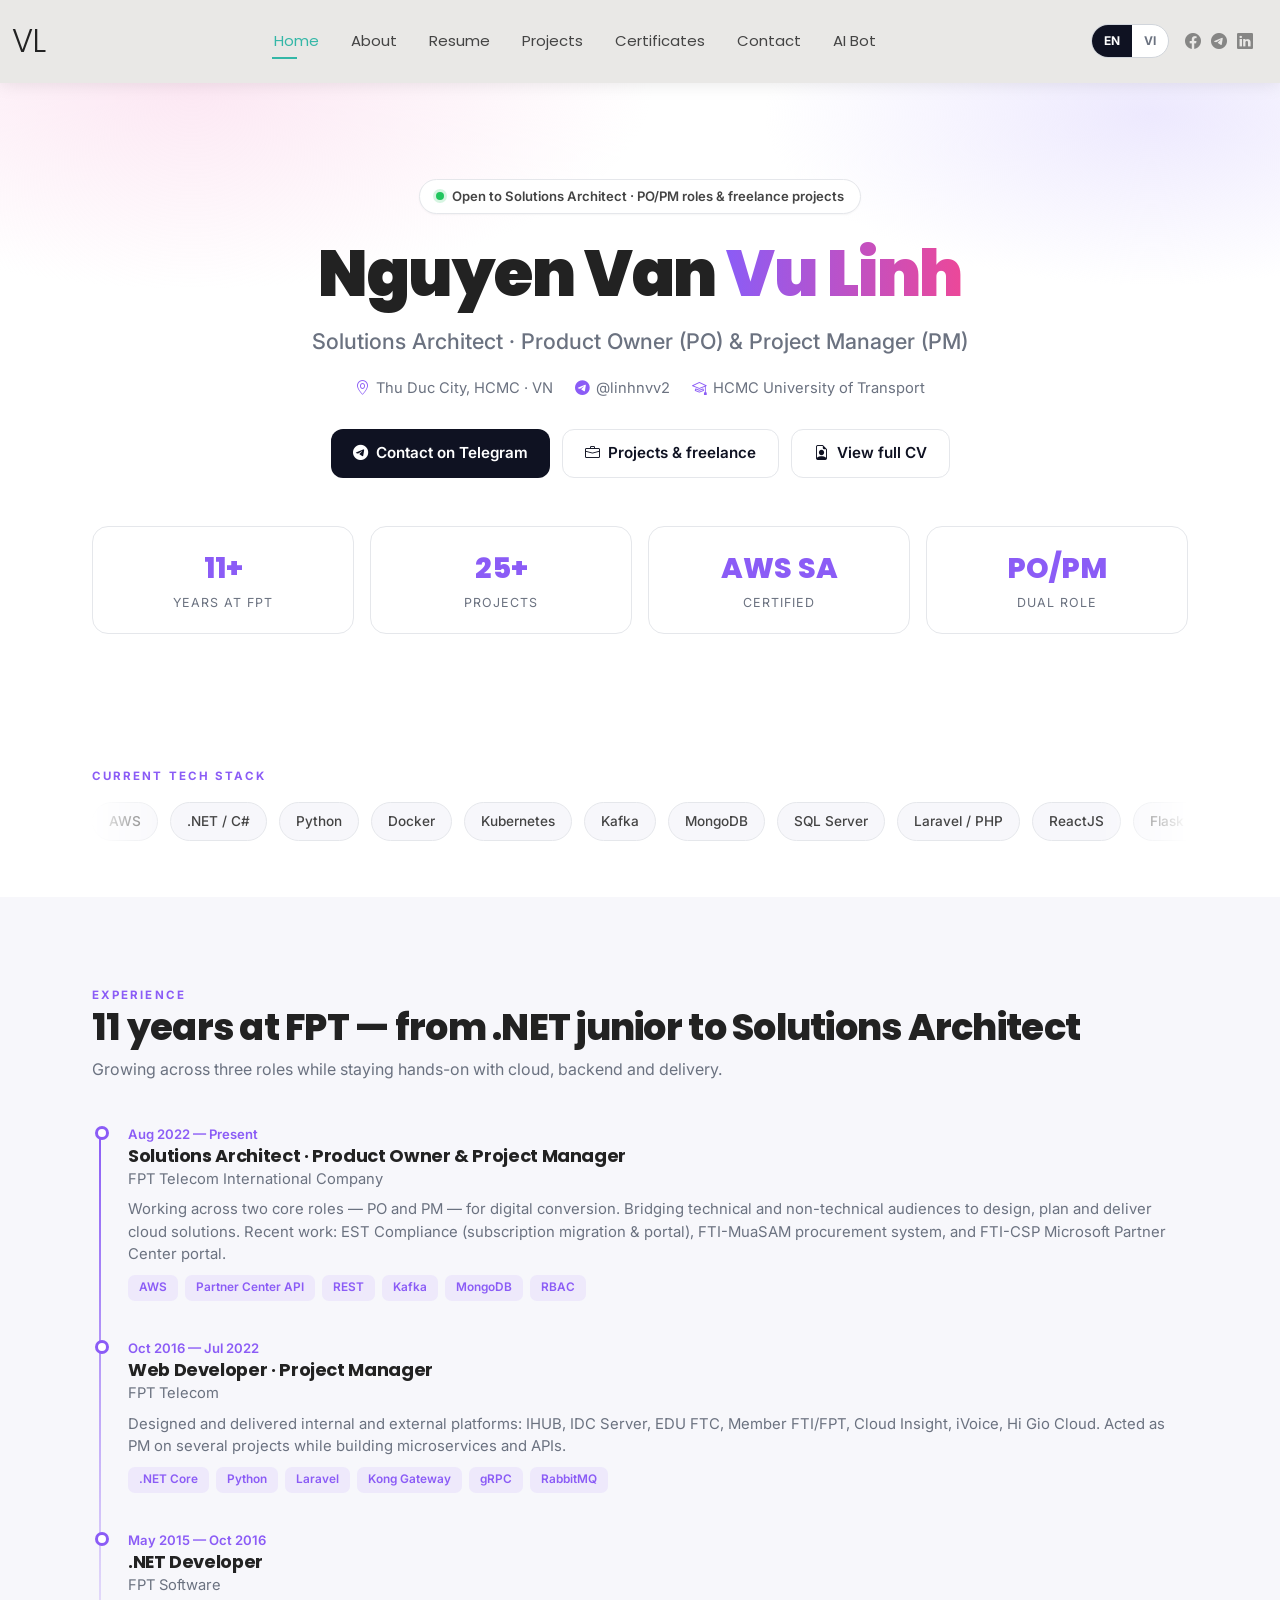
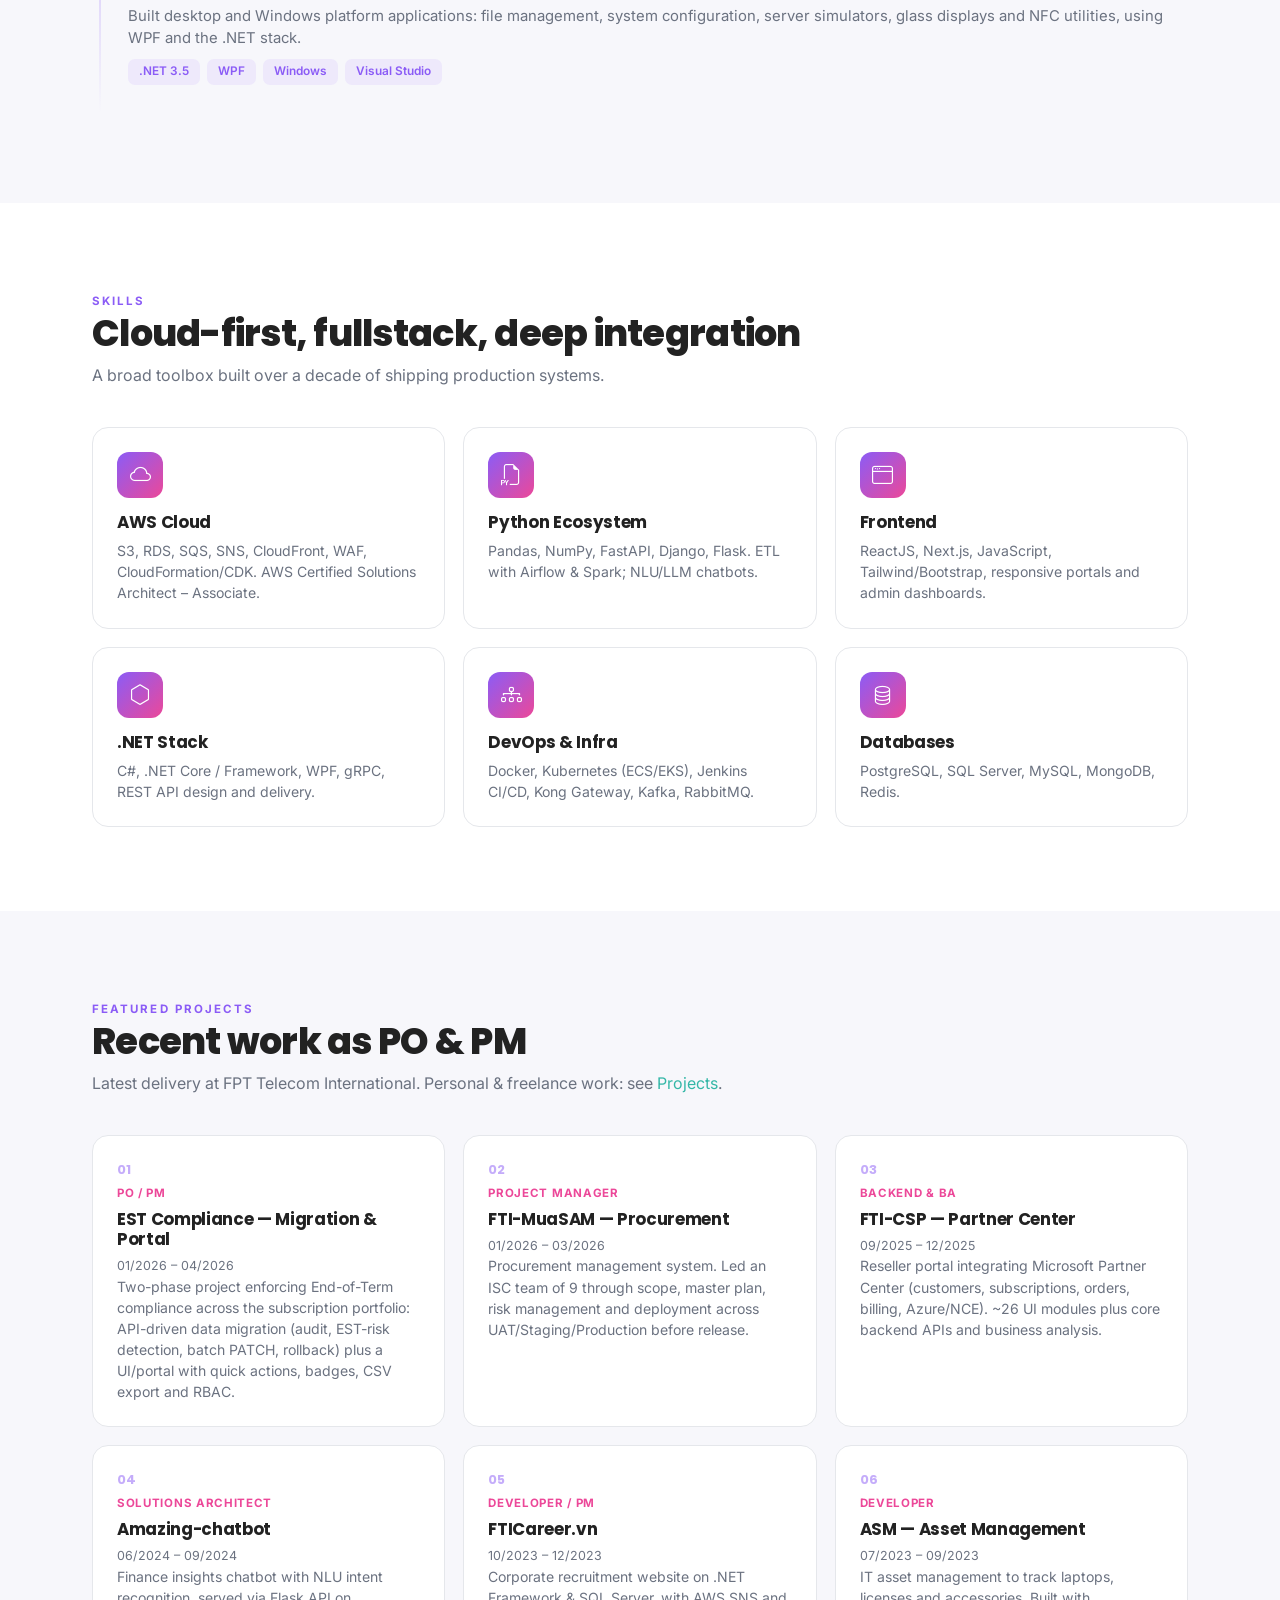
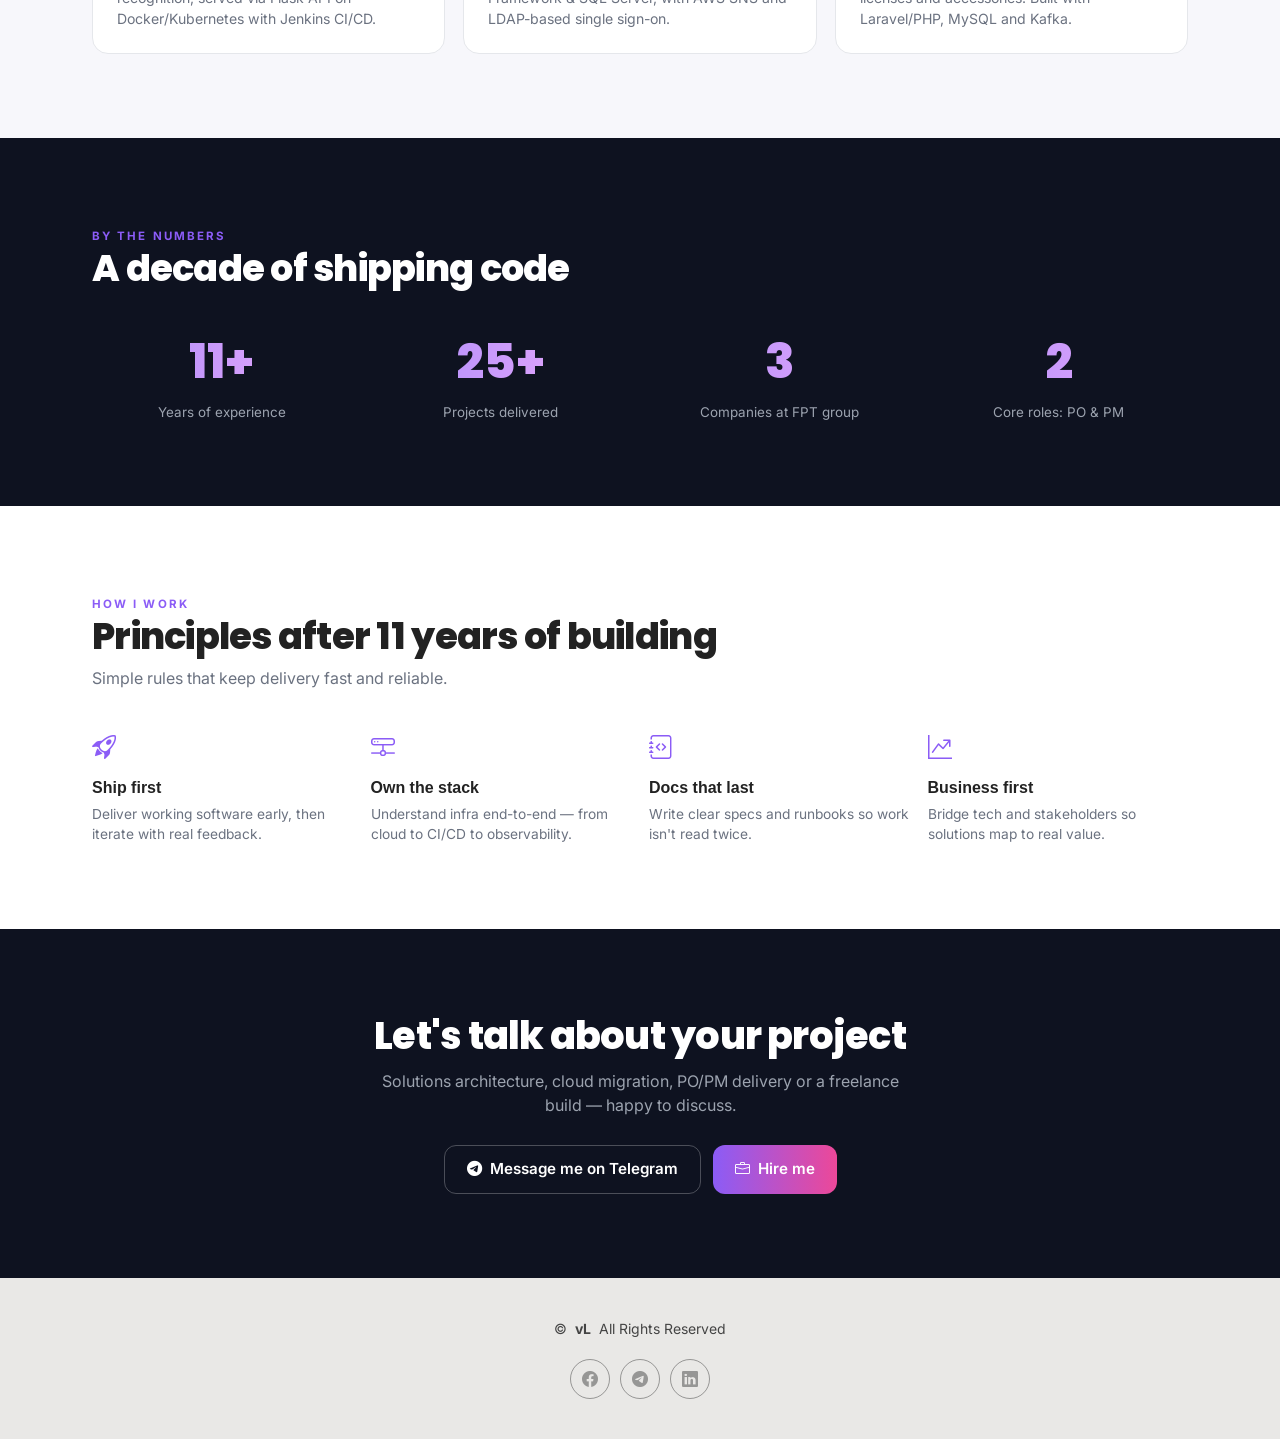
<file: index.html>
<!DOCTYPE html>
<html lang="en" data-lang="en">

<head>
  <meta charset="utf-8">
  <meta content="width=device-width, initial-scale=1.0" name="viewport">
  <title>Nguyen Van Vu Linh — Solutions Architect · PO/PM</title>
  <meta name="description" content="Nguyen Van Vu Linh — Solutions Architect, Product Owner &amp; Project Manager. 11 years at FPT; open to freelance projects.">
  <meta name="keywords" content="Solutions Architect, Product Owner, Project Manager, Freelance, AWS, .NET, Python, Laravel">
  <script>
    /* Ngôn ngữ: chọn trước đó (localStorage) > ngôn ngữ trình duyệt. Chạy trước khi vẽ trang để không nháy chữ. */
    (function () {
      var l = localStorage.getItem('site-lang') || ((navigator.language || '').toLowerCase().indexOf('vi') === 0 ? 'vi' : 'en');
      document.documentElement.setAttribute('data-lang', l);
      document.documentElement.lang = l;
    })();
  </script>

  <!-- Favicons -->
  <link href="assets/img/favicon.png" rel="icon">
  <link href="assets/img/apple-touch-icon.png" rel="apple-touch-icon">

  <!-- Fonts -->
  <link href="https://fonts.googleapis.com" rel="preconnect">
  <link href="https://fonts.gstatic.com" rel="preconnect" crossorigin>
  <link href="https://fonts.googleapis.com/css2?family=Inter:wght@300;400;500;600;700;800;900&family=Poppins:wght@400;500;600;700;800&display=swap" rel="stylesheet">

  <!-- Vendor CSS -->
  <link href="assets/vendor/bootstrap/css/bootstrap.min.css" rel="stylesheet">
  <link href="assets/vendor/bootstrap-icons/bootstrap-icons.css" rel="stylesheet">
  <link href="assets/vendor/aos/aos.css" rel="stylesheet">
  <link href="assets/vendor/glightbox/css/glightbox.min.css" rel="stylesheet">

  <!-- Site CSS -->
  <link href="assets/css/main.css" rel="stylesheet">
  <link href="assets/css/site.css" rel="stylesheet">
</head>

<body class="lp" data-title-en="Nguyen Van Vu Linh — Solutions Architect · PO/PM" data-title-vi="Nguyễn Văn Vũ Linh — Solutions Architect · PO/PM">

  <header id="header" class="header d-flex align-items-center light-background sticky-top">
    <div class="container-fluid position-relative d-flex align-items-center justify-content-between">

      <a href="index.html" class="logo d-flex align-items-center me-auto me-xl-0">
        <h1 class="sitename">vL</h1>
      </a>

      <nav id="navmenu" class="navmenu">
        <ul>
          <li><a href="index.html" class="active"><span lang="en">Home</span><span lang="vi">Trang chủ</span></a></li>
          <li><a href="about.html"><span lang="en">About</span><span lang="vi">Giới thiệu</span></a></li>
          <li><a href="resume.html"><span lang="en">Resume</span><span lang="vi">Hồ sơ</span></a></li>
          <li><a href="projects.html"><span lang="en">Projects</span><span lang="vi">Dự án</span></a></li>
          <li><a href="certificates.html"><span lang="en">Certificates</span><span lang="vi">Chứng chỉ</span></a></li>
          <li><a href="contact.html"><span lang="en">Contact</span><span lang="vi">Liên hệ</span></a></li>
          <li><a href="telegram.html"><span lang="en">AI Bot</span><span lang="vi">Bot AI</span></a></li>
        </ul>
        <i class="mobile-nav-toggle d-xl-none bi bi-list"></i>
      </nav>

      <div class="header-tools">
        <div class="lang-switch" role="group" aria-label="Language / Ngôn ngữ">
          <button type="button" data-set-lang="en" title="English">EN</button><button type="button" data-set-lang="vi" title="Tiếng Việt">VI</button>
        </div>
        <div class="header-social-links">
          <a target="_blank" rel="noopener" href="https://www.facebook.com/quangvulinh/" aria-label="Facebook"><i class="bi bi-facebook"></i></a>
          <a target="_blank" rel="noopener" href="https://t.me/linhnvv2/" aria-label="Telegram"><i class="bi bi-telegram"></i></a>
          <a target="_blank" rel="noopener" href="https://www.linkedin.com/in/quangvulinh/" aria-label="LinkedIn"><i class="bi bi-linkedin"></i></a>
        </div>
      </div>

    </div>
  </header>

  <main class="main">

    <!-- Hero -->
    <section class="lp-hero">
      <div class="container" data-aos="fade-up">
        <span class="lp-badge"><span class="dot"></span> <span lang="en">Open to Solutions Architect · PO/PM roles &amp; freelance projects</span><span lang="vi">Sẵn sàng nhận vai trò Solutions Architect · PO/PM và dự án freelance</span></span>
        <h1 lang="en">Nguyen Van <span class="grad">Vu Linh</span></h1><h1 lang="vi">Nguyễn Văn <span class="grad">Vũ Linh</span></h1>
        <p class="role">Solutions Architect · Product Owner (PO) &amp; Project Manager (PM)</p>
        <div class="meta">
          <span><i class="bi bi-geo-alt"></i><span lang="en">Thu Duc City, HCMC · VN</span><span lang="vi">TP. Thủ Đức, TP.HCM</span></span>
          <span><i class="bi bi-telegram"></i>@linhnvv2</span>
          <span><i class="bi bi-mortarboard"></i><span lang="en">HCMC University of Transport</span><span lang="vi">ĐH Giao thông Vận tải TP.HCM</span></span>
        </div>
        <div class="lp-cta">
          <a class="lp-btn lp-btn-primary" target="_blank" rel="noopener" href="https://t.me/linhnvv2/"><i class="bi bi-telegram"></i><span lang="en">Contact on Telegram</span><span lang="vi">Nhắn Telegram</span></a>
          <a class="lp-btn lp-btn-ghost" href="projects.html"><i class="bi bi-briefcase"></i><span lang="en">Projects &amp; freelance</span><span lang="vi">Dự án &amp; freelance</span></a>
          <a class="lp-btn lp-btn-ghost" href="resume.html"><i class="bi bi-file-earmark-person"></i><span lang="en">View full CV</span><span lang="vi">Xem CV đầy đủ</span></a>
        </div>
        <div class="lp-stats" data-aos="fade-up" data-aos-delay="100">
          <div class="lp-stat"><div class="n">11+</div><div lang="en" class="l">Years at FPT</div><div lang="vi" class="l">Năm tại FPT</div></div>
          <div class="lp-stat"><div class="n">25+</div><div lang="en" class="l">Projects</div><div lang="vi" class="l">Dự án</div></div>
          <div class="lp-stat"><div class="n">AWS SA</div><div lang="en" class="l">Certified</div><div lang="vi" class="l">Chứng chỉ</div></div>
          <div class="lp-stat"><div class="n">PO/PM</div><div lang="en" class="l">Dual role</div><div lang="vi" class="l">Hai vai trò</div></div>
        </div>
      </div>
    </section>

    <!-- Tech stack -->
    <section class="lp-section" style="padding-top:56px;padding-bottom:56px;">
      <div class="container" data-aos="fade-up">
        <span lang="en" class="lp-eyebrow">Current tech stack</span><span lang="vi" class="lp-eyebrow">Công nghệ đang dùng</span>
        <div class="lp-marquee" style="margin-top:16px;">
          <div class="lp-marquee-track"><span class="lp-pill">AWS</span><span class="lp-pill">.NET / C#</span><span class="lp-pill">Python</span><span class="lp-pill">Docker</span><span class="lp-pill">Kubernetes</span><span class="lp-pill">Kafka</span><span class="lp-pill">MongoDB</span><span class="lp-pill">SQL Server</span><span class="lp-pill">Laravel / PHP</span><span class="lp-pill">ReactJS</span><span class="lp-pill">Flask / FastAPI</span><span class="lp-pill">Jenkins</span><span class="lp-pill">AWS</span><span class="lp-pill">.NET / C#</span><span class="lp-pill">Python</span><span class="lp-pill">Docker</span><span class="lp-pill">Kubernetes</span><span class="lp-pill">Kafka</span><span class="lp-pill">MongoDB</span><span class="lp-pill">SQL Server</span><span class="lp-pill">Laravel / PHP</span><span class="lp-pill">ReactJS</span><span class="lp-pill">Flask / FastAPI</span><span class="lp-pill">Jenkins</span></div>
        </div>
      </div>
    </section>

    <section class="lp-section" style="background:var(--lp-bg-soft);">
      <div class="container" data-aos="fade-up">
        <span lang="en" class="lp-eyebrow">Experience</span><span lang="vi" class="lp-eyebrow">Kinh nghiệm</span>
        <h2 lang="en">11 years at FPT — from .NET junior to Solutions Architect</h2><h2 lang="vi">11 năm tại FPT — từ lập trình viên .NET đến Solutions Architect</h2>
        <p lang="en" class="lp-sub">Growing across three roles while staying hands-on with cloud, backend and delivery.</p><p lang="vi" class="lp-sub">Trải qua ba vai trò, vẫn trực tiếp làm cloud, backend và triển khai.</p>
        <div class="lp-timeline">
          <div class="lp-tl-item">
            <span lang="en" class="when">Aug 2022 — Present</span><span lang="vi" class="when">08/2022 — Nay</span>
            <h3 lang="en">Solutions Architect · Product Owner &amp; Project Manager</h3><h3 lang="vi">Solutions Architect · Product Owner &amp; Project Manager</h3>
            <div class="org">FPT Telecom International Company</div>
            <p lang="en">Working across two core roles — PO and PM — for digital conversion. Bridging technical and non-technical audiences to design, plan and deliver cloud solutions. Recent work: EST Compliance (subscription migration &amp; portal), FTI-MuaSAM procurement system, and FTI-CSP Microsoft Partner Center portal.</p><p lang="vi">Đảm nhận song song hai vai trò PO và PM cho mảng chuyển đổi số. Làm cầu nối giữa đội kỹ thuật và phía nghiệp vụ để thiết kế, lập kế hoạch và triển khai giải pháp cloud. Dự án gần đây: EST Compliance (chuyển đổi thuê bao &amp; cổng quản lý), hệ thống mua sắm FTI-MuaSAM và cổng FTI-CSP tích hợp Microsoft Partner Center.</p>
            <div class="lp-tags"><span class="lp-tag">AWS</span><span class="lp-tag">Partner Center API</span><span class="lp-tag">REST</span><span class="lp-tag">Kafka</span><span class="lp-tag">MongoDB</span><span class="lp-tag">RBAC</span></div>
          </div>
          <div class="lp-tl-item">
            <span lang="en" class="when">Oct 2016 — Jul 2022</span><span lang="vi" class="when">10/2016 — 07/2022</span>
            <h3 lang="en">Web Developer · Project Manager</h3><h3 lang="vi">Lập trình viên Web · Quản lý dự án</h3>
            <div class="org">FPT Telecom</div>
            <p lang="en">Designed and delivered internal and external platforms: IHUB, IDC Server, EDU FTC, Member FTI/FPT, Cloud Insight, iVoice, Hi Gio Cloud. Acted as PM on several projects while building microservices and APIs.</p><p lang="vi">Thiết kế và triển khai các nền tảng nội bộ và cho khách hàng: IHUB, IDC Server, EDU FTC, Member FTI/FPT, Cloud Insight, iVoice, Hi Gio Cloud. Kiêm PM nhiều dự án song song với xây dựng microservice và API.</p>
            <div class="lp-tags"><span class="lp-tag">.NET Core</span><span class="lp-tag">Python</span><span class="lp-tag">Laravel</span><span class="lp-tag">Kong Gateway</span><span class="lp-tag">gRPC</span><span class="lp-tag">RabbitMQ</span></div>
          </div>
          <div class="lp-tl-item">
            <span lang="en" class="when">May 2015 — Oct 2016</span><span lang="vi" class="when">05/2015 — 10/2016</span>
            <h3 lang="en">.NET Developer</h3><h3 lang="vi">Lập trình viên .NET</h3>
            <div class="org">FPT Software</div>
            <p lang="en">Built desktop and Windows platform applications: file management, system configuration, server simulators, glass displays and NFC utilities, using WPF and the .NET stack.</p><p lang="vi">Xây dựng ứng dụng desktop và nền tảng Windows: quản lý file, cấu hình hệ thống, giả lập máy chủ, ứng dụng cho kính thông minh và tiện ích NFC, dùng WPF và .NET.</p>
            <div class="lp-tags"><span class="lp-tag">.NET 3.5</span><span class="lp-tag">WPF</span><span class="lp-tag">Windows</span><span class="lp-tag">Visual Studio</span></div>
          </div>
        </div>
      </div>
    </section>

    <section class="lp-section">
      <div class="container" data-aos="fade-up">
        <span lang="en" class="lp-eyebrow">Skills</span><span lang="vi" class="lp-eyebrow">Kỹ năng</span>
        <h2 lang="en">Cloud-first, fullstack, deep integration</h2><h2 lang="vi">Ưu tiên cloud, fullstack, tích hợp sâu</h2>
        <p lang="en" class="lp-sub">A broad toolbox built over a decade of shipping production systems.</p><p lang="vi" class="lp-sub">Bộ công cụ tích luỹ qua hơn 10 năm đưa hệ thống vào chạy thật.</p>
        <div class="lp-grid">
          <div class="lp-card"><div class="ico"><i class="bi bi-cloud"></i></div><h3 lang="en">AWS Cloud</h3><h3 lang="vi">AWS Cloud</h3><p lang="en">S3, RDS, SQS, SNS, CloudFront, WAF, CloudFormation/CDK. AWS Certified Solutions Architect – Associate.</p><p lang="vi">S3, RDS, SQS, SNS, CloudFront, WAF, CloudFormation/CDK. Chứng chỉ AWS Certified Solutions Architect – Associate.</p></div>
          <div class="lp-card"><div class="ico"><i class="bi bi-filetype-py"></i></div><h3 lang="en">Python Ecosystem</h3><h3 lang="vi">Hệ sinh thái Python</h3><p lang="en">Pandas, NumPy, FastAPI, Django, Flask. ETL with Airflow &amp; Spark; NLU/LLM chatbots.</p><p lang="vi">Pandas, NumPy, FastAPI, Django, Flask. ETL với Airflow &amp; Spark; chatbot NLU/LLM.</p></div>
          <div class="lp-card"><div class="ico"><i class="bi bi-window"></i></div><h3 lang="en">Frontend</h3><h3 lang="vi">Frontend</h3><p lang="en">ReactJS, Next.js, JavaScript, Tailwind/Bootstrap, responsive portals and admin dashboards.</p><p lang="vi">ReactJS, Next.js, JavaScript, Tailwind/Bootstrap, cổng thông tin và trang quản trị chạy tốt trên mọi màn hình.</p></div>
          <div class="lp-card"><div class="ico"><i class="bi bi-hexagon"></i></div><h3 lang="en">.NET Stack</h3><h3 lang="vi">.NET</h3><p lang="en">C#, .NET Core / Framework, WPF, gRPC, REST API design and delivery.</p><p lang="vi">C#, .NET Core / Framework, WPF, gRPC, thiết kế và xây dựng REST API.</p></div>
          <div class="lp-card"><div class="ico"><i class="bi bi-diagram-3"></i></div><h3 lang="en">DevOps &amp; Infra</h3><h3 lang="vi">DevOps &amp; Hạ tầng</h3><p lang="en">Docker, Kubernetes (ECS/EKS), Jenkins CI/CD, Kong Gateway, Kafka, RabbitMQ.</p><p lang="vi">Docker, Kubernetes (ECS/EKS), Jenkins CI/CD, Kong Gateway, Kafka, RabbitMQ.</p></div>
          <div class="lp-card"><div class="ico"><i class="bi bi-database"></i></div><h3 lang="en">Databases</h3><h3 lang="vi">Cơ sở dữ liệu</h3><p lang="en">PostgreSQL, SQL Server, MySQL, MongoDB, Redis.</p><p lang="vi">PostgreSQL, SQL Server, MySQL, MongoDB, Redis.</p></div>
        </div>
      </div>
    </section>

    <section class="lp-section" style="background:var(--lp-bg-soft);">
      <div class="container" data-aos="fade-up">
        <span lang="en" class="lp-eyebrow">Featured projects</span><span lang="vi" class="lp-eyebrow">Dự án tiêu biểu</span>
        <h2 lang="en">Recent work as PO &amp; PM</h2><h2 lang="vi">Dự án gần đây trong vai trò PO &amp; PM</h2>
        <p lang="en" class="lp-sub">Latest delivery at FPT Telecom International. Personal &amp; freelance work: see <a href="projects.html">Projects</a>.</p><p lang="vi" class="lp-sub">Các dự án gần nhất tại FPT Telecom International. Dự án cá nhân &amp; freelance: xem trang <a href="projects.html">Dự án</a>.</p>
        <div class="lp-grid">
          <div class="lp-card lp-proj">
            <div class="num">01</div>
            <span class="role">PO / PM</span>
            <h3>EST Compliance — Migration &amp; Portal</h3>
            <p class="when">01/2026 – 04/2026</p>
            <p lang="en">Two-phase project enforcing End-of-Term compliance across the subscription portfolio: API-driven data migration (audit, EST-risk detection, batch PATCH, rollback) plus a UI/portal with quick actions, badges, CSV export and RBAC.</p><p lang="vi">Dự án 2 giai đoạn đảm bảo tuân thủ End-of-Term cho toàn bộ thuê bao: chuyển đổi dữ liệu qua API (rà soát, phát hiện rủi ro EST, cập nhật hàng loạt, rollback) và cổng quản lý có thao tác nhanh, nhãn cảnh báo, xuất CSV, phân quyền.</p>
          </div>
          <div class="lp-card lp-proj">
            <div class="num">02</div>
            <span class="role">Project Manager</span>
            <h3>FTI-MuaSAM — Procurement</h3>
            <p class="when">01/2026 – 03/2026</p>
            <p lang="en">Procurement management system. Led an ISC team of 9 through scope, master plan, risk management and deployment across UAT/Staging/Production before release.</p><p lang="vi">Hệ thống quản lý mua sắm. Dẫn dắt đội ISC 9 người: chốt phạm vi, kế hoạch tổng, quản lý rủi ro và triển khai qua UAT/Staging/Production trước khi phát hành.</p>
          </div>
          <div class="lp-card lp-proj">
            <div class="num">03</div>
            <span class="role">Backend &amp; BA</span>
            <h3>FTI-CSP — Partner Center</h3>
            <p class="when">09/2025 – 12/2025</p>
            <p lang="en">Reseller portal integrating Microsoft Partner Center (customers, subscriptions, orders, billing, Azure/NCE). ~26 UI modules plus core backend APIs and business analysis.</p><p lang="vi">Cổng đại lý tích hợp Microsoft Partner Center (khách hàng, thuê bao, đơn hàng, cước, Azure/NCE). ~26 màn hình cùng các API backend lõi và phân tích nghiệp vụ.</p>
          </div>
          <div class="lp-card lp-proj">
            <div class="num">04</div>
            <span class="role">Solutions Architect</span>
            <h3>Amazing-chatbot</h3>
            <p class="when">06/2024 – 09/2024</p>
            <p lang="en">Finance insights chatbot with NLU intent recognition, served via Flask API on Docker/Kubernetes with Jenkins CI/CD.</p><p lang="vi">Chatbot tra cứu tài chính, nhận diện ý định bằng NLU, phục vụ qua Flask API trên Docker/Kubernetes với Jenkins CI/CD.</p>
          </div>
          <div class="lp-card lp-proj">
            <div class="num">05</div>
            <span class="role">Developer / PM</span>
            <h3>FTICareer.vn</h3>
            <p class="when">10/2023 – 12/2023</p>
            <p lang="en">Corporate recruitment website on .NET Framework &amp; SQL Server, with AWS SNS and LDAP-based single sign-on.</p><p lang="vi">Website tuyển dụng doanh nghiệp trên .NET Framework &amp; SQL Server, dùng AWS SNS và đăng nhập một lần qua LDAP.</p>
          </div>
          <div class="lp-card lp-proj">
            <div class="num">06</div>
            <span class="role">Developer</span>
            <h3>ASM — Asset Management</h3>
            <p class="when">07/2023 – 09/2023</p>
            <p lang="en">IT asset management to track laptops, licenses and accessories. Built with Laravel/PHP, MySQL and Kafka.</p><p lang="vi">Quản lý tài sản CNTT: laptop, bản quyền phần mềm, phụ kiện. Xây dựng bằng Laravel/PHP, MySQL và Kafka.</p>
          </div>
        </div>
      </div>
    </section>

    <!-- Dark numbers -->
    <section class="lp-section lp-dark">
      <div class="container" data-aos="fade-up">
        <span lang="en" class="lp-eyebrow">By the numbers</span><span lang="vi" class="lp-eyebrow">Những con số</span>
        <h2 lang="en">A decade of shipping code</h2><h2 lang="vi">Hơn 10 năm viết và vận hành phần mềm</h2>
        <div class="lp-num-grid" style="margin-top:36px;">
          <div class="lp-num"><div class="n">11+</div><div lang="en" class="l">Years of experience</div><div lang="vi" class="l">Năm kinh nghiệm</div></div>
          <div class="lp-num"><div class="n">25+</div><div lang="en" class="l">Projects delivered</div><div lang="vi" class="l">Dự án đã bàn giao</div></div>
          <div class="lp-num"><div class="n">3</div><div lang="en" class="l">Companies at FPT group</div><div lang="vi" class="l">Công ty trong tập đoàn FPT</div></div>
          <div class="lp-num"><div class="n">2</div><div lang="en" class="l">Core roles: PO &amp; PM</div><div lang="vi" class="l">Vai trò chính: PO &amp; PM</div></div>
        </div>
      </div>
    </section>

    <section class="lp-section">
      <div class="container" data-aos="fade-up">
        <span lang="en" class="lp-eyebrow">How I work</span><span lang="vi" class="lp-eyebrow">Cách tôi làm việc</span>
        <h2 lang="en">Principles after 11 years of building</h2><h2 lang="vi">Nguyên tắc sau 11 năm làm sản phẩm</h2>
        <p lang="en" class="lp-sub">Simple rules that keep delivery fast and reliable.</p><p lang="vi" class="lp-sub">Vài nguyên tắc đơn giản giúp triển khai nhanh và ổn định.</p>
        <div class="lp-princ">
          <div class="it"><i class="bi bi-rocket-takeoff"></i><h4 lang="en">Ship first</h4><h4 lang="vi">Ra bản chạy sớm</h4><p lang="en">Deliver working software early, then iterate with real feedback.</p><p lang="vi">Có bản chạy được thật sớm, rồi cải tiến theo góp ý thực tế.</p></div>
          <div class="it"><i class="bi bi-hdd-network"></i><h4 lang="en">Own the stack</h4><h4 lang="vi">Nắm toàn bộ hệ thống</h4><p lang="en">Understand infra end-to-end — from cloud to CI/CD to observability.</p><p lang="vi">Hiểu hạ tầng từ đầu tới cuối — cloud, CI/CD đến giám sát.</p></div>
          <div class="it"><i class="bi bi-journal-code"></i><h4 lang="en">Docs that last</h4><h4 lang="vi">Tài liệu dùng được lâu</h4><p lang="en">Write clear specs and runbooks so work isn't read twice.</p><p lang="vi">Viết đặc tả và hướng dẫn vận hành rõ ràng, không ai phải hỏi lại.</p></div>
          <div class="it"><i class="bi bi-graph-up-arrow"></i><h4 lang="en">Business first</h4><h4 lang="vi">Nghiệp vụ là trên hết</h4><p lang="en">Bridge tech and stakeholders so solutions map to real value.</p><p lang="vi">Kết nối kỹ thuật với các bên liên quan để giải pháp mang lại giá trị thật.</p></div>
        </div>
      </div>
    </section>

    <!-- Final CTA -->
    <section class="lp-final">
      <div class="container" data-aos="fade-up">
        <h2 lang="en">Let's talk about your project</h2><h2 lang="vi">Cùng trao đổi về dự án của bạn</h2>
        <p lang="en">Solutions architecture, cloud migration, PO/PM delivery or a freelance build — happy to discuss.</p><p lang="vi">Kiến trúc giải pháp, chuyển đổi lên cloud, PO/PM hay làm dự án freelance — sẵn sàng trao đổi.</p>
        <div class="lp-cta">
          <a class="lp-btn lp-btn-ghost" style="background:transparent;color:#fff;border-color:rgba(255,255,255,.25);" target="_blank" rel="noopener" href="https://t.me/linhnvv2/"><i class="bi bi-telegram"></i><span lang="en">Message me on Telegram</span><span lang="vi">Nhắn Telegram</span></a>
          <a class="lp-btn lp-btn-primary" style="background:linear-gradient(90deg,var(--lp-accent),var(--lp-accent2));" href="projects.html#hire"><i class="bi bi-briefcase"></i><span lang="en">Hire me</span><span lang="vi">Thuê tôi làm dự án</span></a>
        </div>
      </div>
    </section>

  </main>

  <footer id="footer" class="footer light-background">
    <div class="container">
      <div class="copyright text-center">
        <p>© <strong class="px-1 sitename">vL</strong> <span lang="en">All Rights Reserved</span><span lang="vi">Bảo lưu mọi quyền</span></p>
      </div>
      <div class="social-links d-flex justify-content-center">
        <a target="_blank" rel="noopener" href="https://www.facebook.com/quangvulinh/" aria-label="Facebook"><i class="bi bi-facebook"></i></a>
        <a target="_blank" rel="noopener" href="https://t.me/linhnvv2/" aria-label="Telegram"><i class="bi bi-telegram"></i></a>
        <a target="_blank" rel="noopener" href="https://www.linkedin.com/in/quangvulinh/" aria-label="LinkedIn"><i class="bi bi-linkedin"></i></a>
      </div>
    </div>
  </footer>

  <a href="#" id="scroll-top" class="scroll-top d-flex align-items-center justify-content-center"><i class="bi bi-arrow-up-short"></i></a>
  <div id="preloader"></div>

  <script src="assets/vendor/bootstrap/js/bootstrap.bundle.min.js"></script>
  <script src="assets/vendor/aos/aos.js"></script>
  <script src="assets/vendor/waypoints/noframework.waypoints.js"></script>
  <script src="assets/vendor/purecounter/purecounter_vanilla.js"></script>
  <script src="assets/vendor/glightbox/js/glightbox.min.js"></script>
  <script src="assets/js/main.js"></script>
  <script src="assets/js/lang.js"></script>
</body>

</html>
</file>
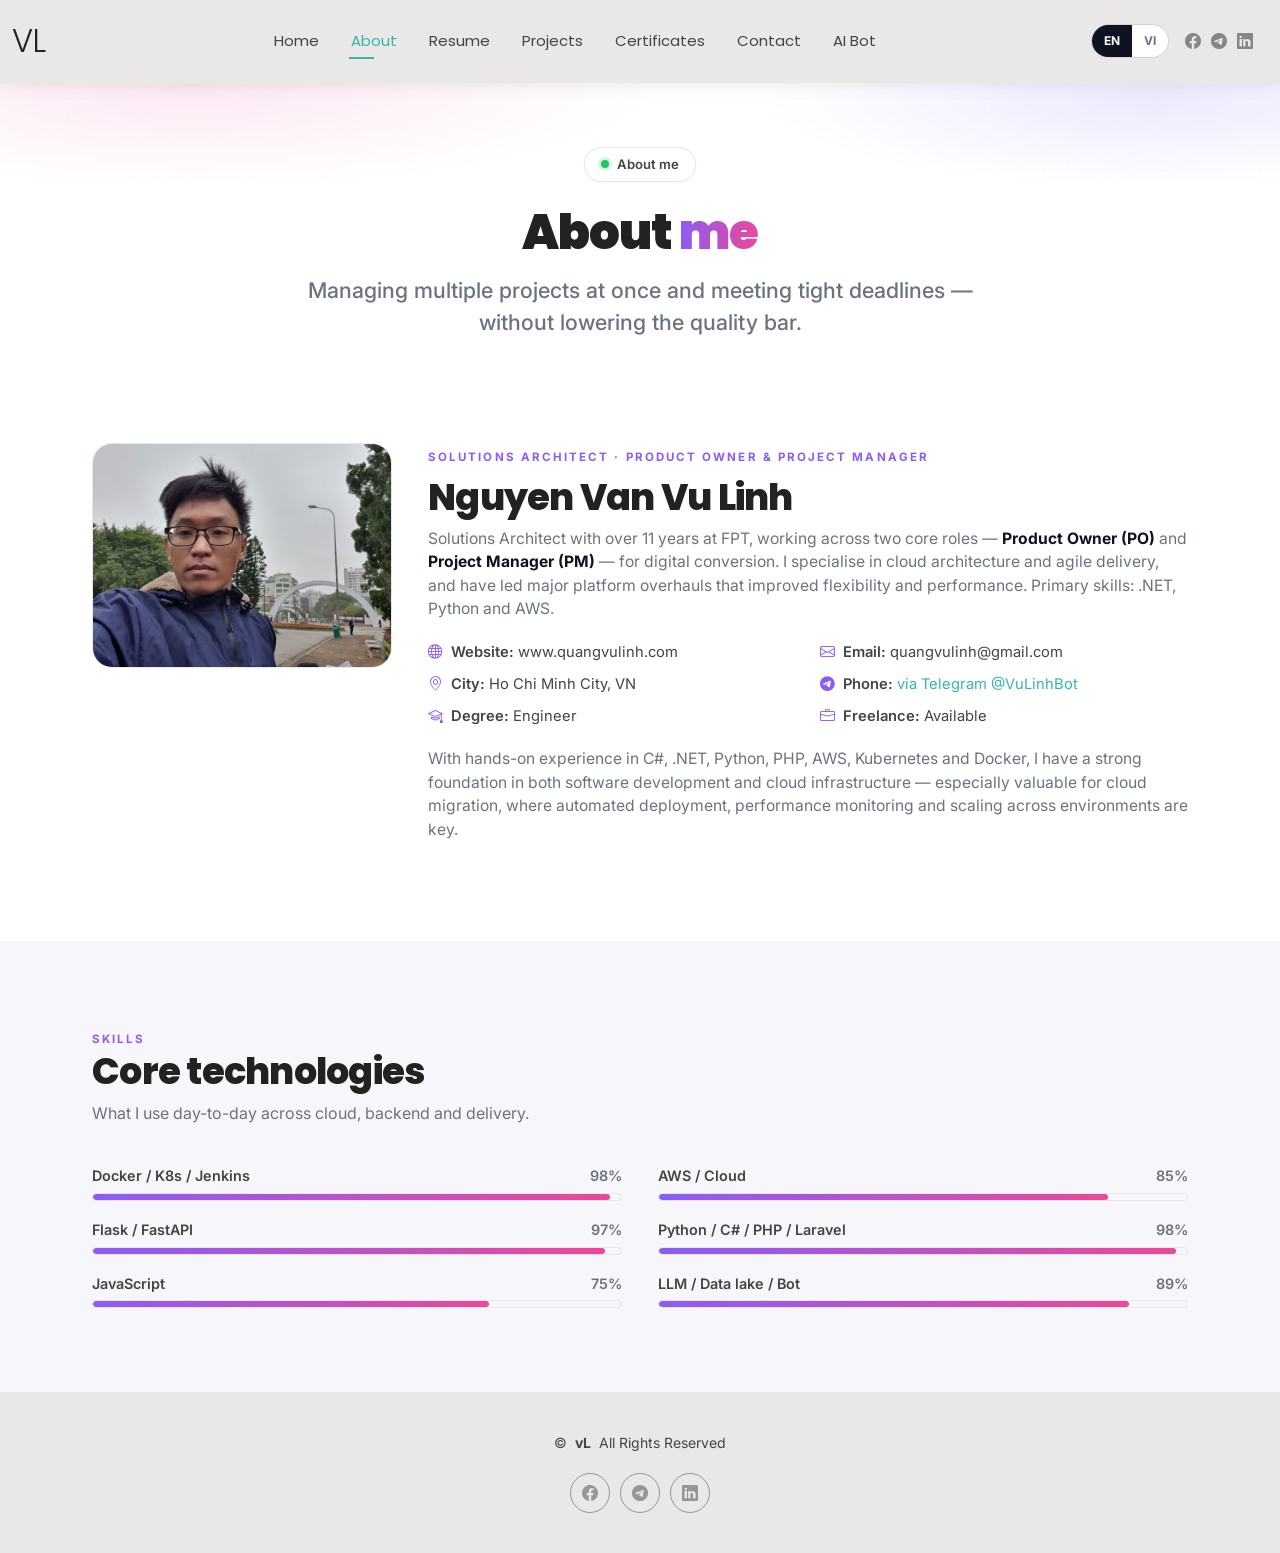
<file: about.html>
<!DOCTYPE html>
<html lang="en" data-lang="en">

<head>
  <meta charset="utf-8">
  <meta content="width=device-width, initial-scale=1.0" name="viewport">
  <title>About — Nguyen Van Vu Linh</title>
  <meta name="description" content="About Nguyen Van Vu Linh — Solutions Architect, PO &amp; PM.">
  <meta name="keywords" content="Solutions Architect, Product Owner, Project Manager, Freelance, AWS, .NET, Python, Laravel">
  <script>
    /* Ngôn ngữ: chọn trước đó (localStorage) > ngôn ngữ trình duyệt. Chạy trước khi vẽ trang để không nháy chữ. */
    (function () {
      var l = localStorage.getItem('site-lang') || ((navigator.language || '').toLowerCase().indexOf('vi') === 0 ? 'vi' : 'en');
      document.documentElement.setAttribute('data-lang', l);
      document.documentElement.lang = l;
    })();
  </script>

  <!-- Favicons -->
  <link href="assets/img/favicon.png" rel="icon">
  <link href="assets/img/apple-touch-icon.png" rel="apple-touch-icon">

  <!-- Fonts -->
  <link href="https://fonts.googleapis.com" rel="preconnect">
  <link href="https://fonts.gstatic.com" rel="preconnect" crossorigin>
  <link href="https://fonts.googleapis.com/css2?family=Inter:wght@300;400;500;600;700;800;900&family=Poppins:wght@400;500;600;700;800&display=swap" rel="stylesheet">

  <!-- Vendor CSS -->
  <link href="assets/vendor/bootstrap/css/bootstrap.min.css" rel="stylesheet">
  <link href="assets/vendor/bootstrap-icons/bootstrap-icons.css" rel="stylesheet">
  <link href="assets/vendor/aos/aos.css" rel="stylesheet">
  <link href="assets/vendor/glightbox/css/glightbox.min.css" rel="stylesheet">

  <!-- Site CSS -->
  <link href="assets/css/main.css" rel="stylesheet">
  <link href="assets/css/site.css" rel="stylesheet">
</head>

<body class="lp" data-title-en="About — Nguyen Van Vu Linh" data-title-vi="Giới thiệu — Nguyễn Văn Vũ Linh">

  <header id="header" class="header d-flex align-items-center light-background sticky-top">
    <div class="container-fluid position-relative d-flex align-items-center justify-content-between">

      <a href="index.html" class="logo d-flex align-items-center me-auto me-xl-0">
        <h1 class="sitename">vL</h1>
      </a>

      <nav id="navmenu" class="navmenu">
        <ul>
          <li><a href="index.html"><span lang="en">Home</span><span lang="vi">Trang chủ</span></a></li>
          <li><a href="about.html" class="active"><span lang="en">About</span><span lang="vi">Giới thiệu</span></a></li>
          <li><a href="resume.html"><span lang="en">Resume</span><span lang="vi">Hồ sơ</span></a></li>
          <li><a href="projects.html"><span lang="en">Projects</span><span lang="vi">Dự án</span></a></li>
          <li><a href="certificates.html"><span lang="en">Certificates</span><span lang="vi">Chứng chỉ</span></a></li>
          <li><a href="contact.html"><span lang="en">Contact</span><span lang="vi">Liên hệ</span></a></li>
          <li><a href="telegram.html"><span lang="en">AI Bot</span><span lang="vi">Bot AI</span></a></li>
        </ul>
        <i class="mobile-nav-toggle d-xl-none bi bi-list"></i>
      </nav>

      <div class="header-tools">
        <div class="lang-switch" role="group" aria-label="Language / Ngôn ngữ">
          <button type="button" data-set-lang="en" title="English">EN</button><button type="button" data-set-lang="vi" title="Tiếng Việt">VI</button>
        </div>
        <div class="header-social-links">
          <a target="_blank" rel="noopener" href="https://www.facebook.com/quangvulinh/" aria-label="Facebook"><i class="bi bi-facebook"></i></a>
          <a target="_blank" rel="noopener" href="https://t.me/linhnvv2/" aria-label="Telegram"><i class="bi bi-telegram"></i></a>
          <a target="_blank" rel="noopener" href="https://www.linkedin.com/in/quangvulinh/" aria-label="LinkedIn"><i class="bi bi-linkedin"></i></a>
        </div>
      </div>

    </div>
  </header>

  <main class="main">

    <section class="lp-hero sm">
      <div class="container" data-aos="fade-up">
        <span class="lp-badge"><span class="dot"></span> <span lang="en">About me</span><span lang="vi">Giới thiệu</span></span>
        <h1 lang="en">About <span class="grad">me</span></h1><h1 lang="vi">Về <span class="grad">tôi</span></h1>
        <p lang="en" class="role">Managing multiple projects at once and meeting tight deadlines — without lowering the quality bar.</p><p lang="vi" class="role">Quản lý nhiều dự án cùng lúc, kịp tiến độ gấp mà vẫn giữ chất lượng.</p>
      </div>
    </section>

    <section class="lp-section" style="padding-top:40px;">
      <div class="container" data-aos="fade-up">
        <div class="ab-grid">
          <div class="ab-photo"><img src="assets/img/profile-img.jpg" alt="Nguyen Van Vu Linh"></div>
          <div>
            <span lang="en" class="lp-eyebrow">Solutions Architect · Product Owner &amp; Project Manager</span><span lang="vi" class="lp-eyebrow">Solutions Architect · Product Owner &amp; Project Manager</span>
            <h2 lang="en" class="mt-2">Nguyen Van Vu Linh</h2><h2 lang="vi" class="mt-2">Nguyễn Văn Vũ Linh</h2>
            <p lang="en" class="ab-bio">Solutions Architect with over 11 years at FPT, working across two core roles — <strong>Product Owner (PO)</strong> and
              <strong>Project Manager (PM)</strong> — for digital conversion. I specialise in cloud architecture and agile delivery, and have led
              major platform overhauls that improved flexibility and performance. Primary skills: .NET, Python and AWS.</p><p lang="vi" class="ab-bio">Solutions Architect với hơn 11 năm tại FPT, đảm nhận song song hai vai trò <strong>Product Owner (PO)</strong> và
              <strong>Project Manager (PM)</strong> cho mảng chuyển đổi số. Chuyên về kiến trúc cloud và triển khai agile, đã dẫn dắt nhiều đợt
              nâng cấp nền tảng lớn giúp hệ thống linh hoạt và nhanh hơn. Kỹ năng chính: .NET, Python và AWS.</p>
            <ul class="ab-facts">
              <li><i class="bi bi-globe"></i><span><b>Website:</b> www.quangvulinh.com</span></li>
              <li><i class="bi bi-envelope"></i><span><b>Email:</b> quangvulinh@gmail.com</span></li>
              <li><i class="bi bi-geo-alt"></i><span><b><span lang="en">City</span><span lang="vi">Thành phố</span>:</b> <span lang="en">Ho Chi Minh City, VN</span><span lang="vi">TP. Hồ Chí Minh</span></span></li>
              <li><i class="bi bi-telegram"></i><span><b><span lang="en">Phone</span><span lang="vi">Điện thoại</span>:</b> <a href="https://t.me/VuLinhBot" target="_blank" rel="noopener"><span lang="en">via Telegram @VuLinhBot</span><span lang="vi">qua Telegram @VuLinhBot</span></a></span></li>
              <li><i class="bi bi-mortarboard"></i><span><b><span lang="en">Degree</span><span lang="vi">Học vị</span>:</b> <span lang="en">Engineer</span><span lang="vi">Kỹ sư</span></span></li>
              <li><i class="bi bi-briefcase"></i><span><b>Freelance:</b> <span lang="en">Available</span><span lang="vi">Đang nhận việc</span></span></li>
            </ul>
            <p lang="en" class="ab-bio">With hands-on experience in C#, .NET, Python, PHP, AWS, Kubernetes and Docker, I have a strong foundation in both software
              development and cloud infrastructure — especially valuable for cloud migration, where automated deployment, performance
              monitoring and scaling across environments are key.</p><p lang="vi" class="ab-bio">Trực tiếp làm việc với C#, .NET, Python, PHP, AWS, Kubernetes và Docker nên vững cả phát triển phần mềm lẫn hạ tầng cloud —
              đặc biệt hữu ích khi chuyển hệ thống lên cloud: tự động triển khai, giám sát hiệu năng và mở rộng trên nhiều môi trường.</p>
          </div>
        </div>
      </div>
    </section>

    <section class="lp-section" style="background:var(--lp-bg-soft);">
      <div class="container" data-aos="fade-up">
        <span lang="en" class="lp-eyebrow">Skills</span><span lang="vi" class="lp-eyebrow">Kỹ năng</span>
        <h2 lang="en">Core technologies</h2><h2 lang="vi">Công nghệ chính</h2>
        <p lang="en" class="lp-sub">What I use day-to-day across cloud, backend and delivery.</p><p lang="vi" class="lp-sub">Những thứ tôi dùng hằng ngày cho cloud, backend và triển khai.</p>
        <div class="bars mt-4">
          <div class="bar"><div class="top"><span>Docker / K8s / Jenkins</span><span>98%</span></div><div class="track"><div class="fill" style="width:98%"></div></div></div>
          <div class="bar"><div class="top"><span>AWS / Cloud</span><span>85%</span></div><div class="track"><div class="fill" style="width:85%"></div></div></div>
          <div class="bar"><div class="top"><span>Flask / FastAPI</span><span>97%</span></div><div class="track"><div class="fill" style="width:97%"></div></div></div>
          <div class="bar"><div class="top"><span>Python / C# / PHP / Laravel</span><span>98%</span></div><div class="track"><div class="fill" style="width:98%"></div></div></div>
          <div class="bar"><div class="top"><span>JavaScript</span><span>75%</span></div><div class="track"><div class="fill" style="width:75%"></div></div></div>
          <div class="bar"><div class="top"><span>LLM / Data lake / Bot</span><span>89%</span></div><div class="track"><div class="fill" style="width:89%"></div></div></div>
        </div>
      </div>
    </section>

  </main>

  <footer id="footer" class="footer light-background">
    <div class="container">
      <div class="copyright text-center">
        <p>© <strong class="px-1 sitename">vL</strong> <span lang="en">All Rights Reserved</span><span lang="vi">Bảo lưu mọi quyền</span></p>
      </div>
      <div class="social-links d-flex justify-content-center">
        <a target="_blank" rel="noopener" href="https://www.facebook.com/quangvulinh/" aria-label="Facebook"><i class="bi bi-facebook"></i></a>
        <a target="_blank" rel="noopener" href="https://t.me/linhnvv2/" aria-label="Telegram"><i class="bi bi-telegram"></i></a>
        <a target="_blank" rel="noopener" href="https://www.linkedin.com/in/quangvulinh/" aria-label="LinkedIn"><i class="bi bi-linkedin"></i></a>
      </div>
    </div>
  </footer>

  <a href="#" id="scroll-top" class="scroll-top d-flex align-items-center justify-content-center"><i class="bi bi-arrow-up-short"></i></a>
  <div id="preloader"></div>

  <script src="assets/vendor/bootstrap/js/bootstrap.bundle.min.js"></script>
  <script src="assets/vendor/aos/aos.js"></script>
  <script src="assets/vendor/waypoints/noframework.waypoints.js"></script>
  <script src="assets/vendor/purecounter/purecounter_vanilla.js"></script>
  <script src="assets/vendor/glightbox/js/glightbox.min.js"></script>
  <script src="assets/js/main.js"></script>
  <script src="assets/js/lang.js"></script>
</body>

</html>
</file>
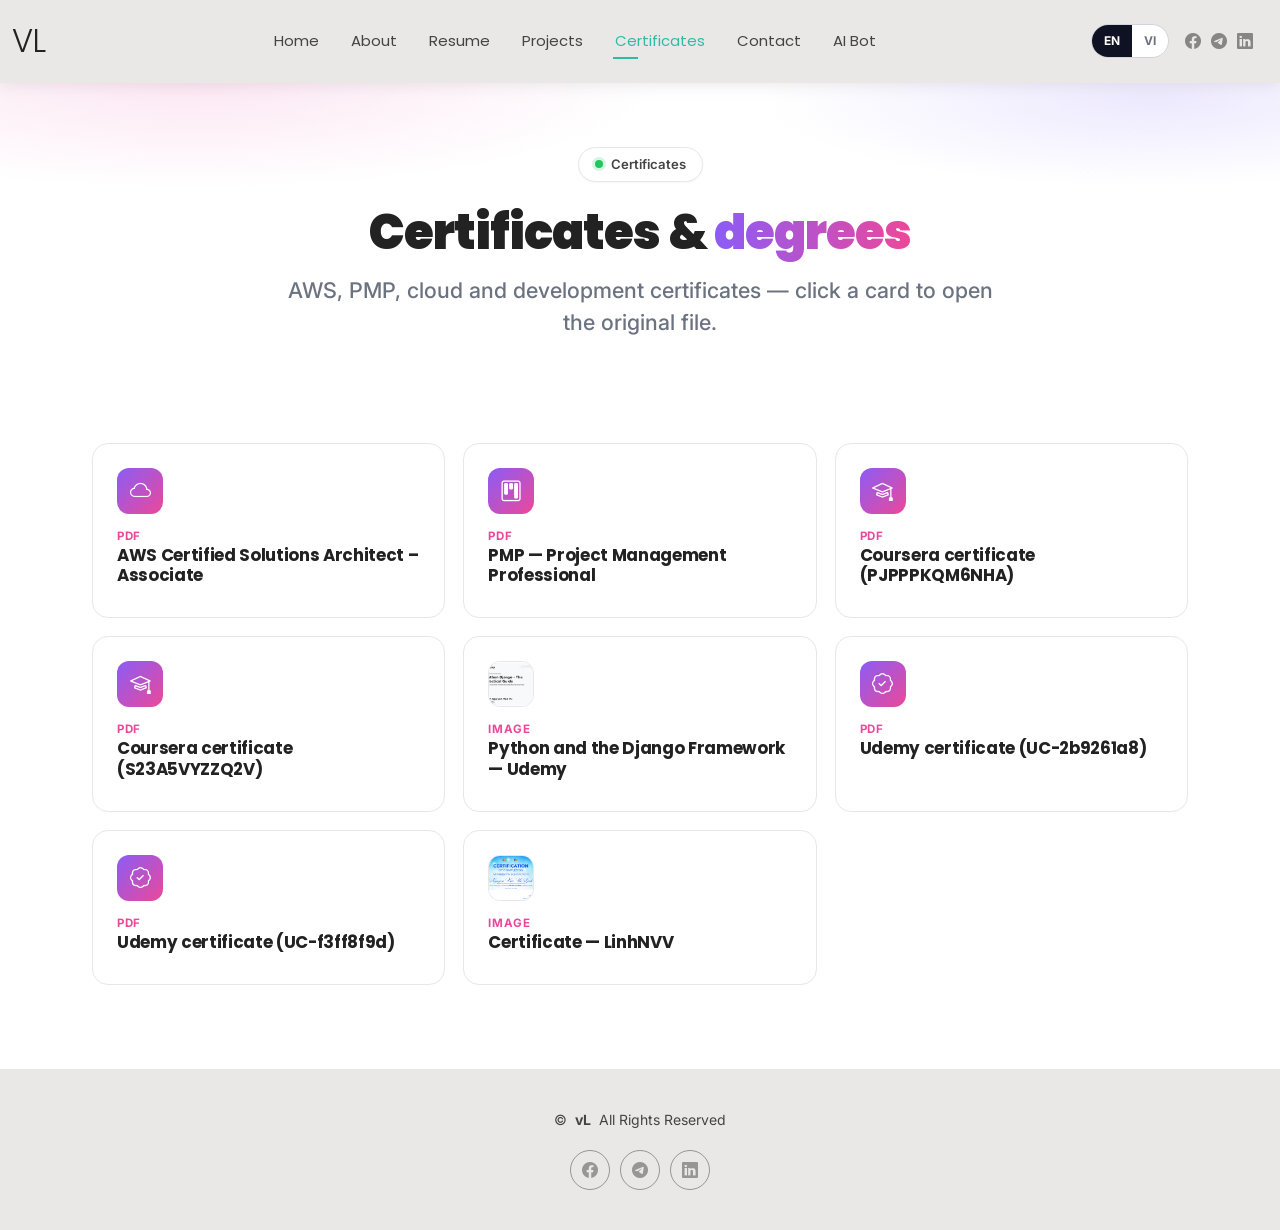
<file: certificates.html>
<!DOCTYPE html>
<html lang="en" data-lang="en">

<head>
  <meta charset="utf-8">
  <meta content="width=device-width, initial-scale=1.0" name="viewport">
  <title>Certificates — Nguyen Van Vu Linh</title>
  <meta name="description" content="Certificates and degrees of Nguyen Van Vu Linh.">
  <meta name="keywords" content="Solutions Architect, Product Owner, Project Manager, Freelance, AWS, .NET, Python, Laravel">
  <script>
    /* Ngôn ngữ: chọn trước đó (localStorage) > ngôn ngữ trình duyệt. Chạy trước khi vẽ trang để không nháy chữ. */
    (function () {
      var l = localStorage.getItem('site-lang') || ((navigator.language || '').toLowerCase().indexOf('vi') === 0 ? 'vi' : 'en');
      document.documentElement.setAttribute('data-lang', l);
      document.documentElement.lang = l;
    })();
  </script>

  <!-- Favicons -->
  <link href="assets/img/favicon.png" rel="icon">
  <link href="assets/img/apple-touch-icon.png" rel="apple-touch-icon">

  <!-- Fonts -->
  <link href="https://fonts.googleapis.com" rel="preconnect">
  <link href="https://fonts.gstatic.com" rel="preconnect" crossorigin>
  <link href="https://fonts.googleapis.com/css2?family=Inter:wght@300;400;500;600;700;800;900&family=Poppins:wght@400;500;600;700;800&display=swap" rel="stylesheet">

  <!-- Vendor CSS -->
  <link href="assets/vendor/bootstrap/css/bootstrap.min.css" rel="stylesheet">
  <link href="assets/vendor/bootstrap-icons/bootstrap-icons.css" rel="stylesheet">
  <link href="assets/vendor/aos/aos.css" rel="stylesheet">
  <link href="assets/vendor/glightbox/css/glightbox.min.css" rel="stylesheet">

  <!-- Site CSS -->
  <link href="assets/css/main.css" rel="stylesheet">
  <link href="assets/css/site.css" rel="stylesheet">
</head>

<body class="lp" data-title-en="Certificates — Nguyen Van Vu Linh" data-title-vi="Chứng chỉ — Nguyễn Văn Vũ Linh">

  <header id="header" class="header d-flex align-items-center light-background sticky-top">
    <div class="container-fluid position-relative d-flex align-items-center justify-content-between">

      <a href="index.html" class="logo d-flex align-items-center me-auto me-xl-0">
        <h1 class="sitename">vL</h1>
      </a>

      <nav id="navmenu" class="navmenu">
        <ul>
          <li><a href="index.html"><span lang="en">Home</span><span lang="vi">Trang chủ</span></a></li>
          <li><a href="about.html"><span lang="en">About</span><span lang="vi">Giới thiệu</span></a></li>
          <li><a href="resume.html"><span lang="en">Resume</span><span lang="vi">Hồ sơ</span></a></li>
          <li><a href="projects.html"><span lang="en">Projects</span><span lang="vi">Dự án</span></a></li>
          <li><a href="certificates.html" class="active"><span lang="en">Certificates</span><span lang="vi">Chứng chỉ</span></a></li>
          <li><a href="contact.html"><span lang="en">Contact</span><span lang="vi">Liên hệ</span></a></li>
          <li><a href="telegram.html"><span lang="en">AI Bot</span><span lang="vi">Bot AI</span></a></li>
        </ul>
        <i class="mobile-nav-toggle d-xl-none bi bi-list"></i>
      </nav>

      <div class="header-tools">
        <div class="lang-switch" role="group" aria-label="Language / Ngôn ngữ">
          <button type="button" data-set-lang="en" title="English">EN</button><button type="button" data-set-lang="vi" title="Tiếng Việt">VI</button>
        </div>
        <div class="header-social-links">
          <a target="_blank" rel="noopener" href="https://www.facebook.com/quangvulinh/" aria-label="Facebook"><i class="bi bi-facebook"></i></a>
          <a target="_blank" rel="noopener" href="https://t.me/linhnvv2/" aria-label="Telegram"><i class="bi bi-telegram"></i></a>
          <a target="_blank" rel="noopener" href="https://www.linkedin.com/in/quangvulinh/" aria-label="LinkedIn"><i class="bi bi-linkedin"></i></a>
        </div>
      </div>

    </div>
  </header>

  <main class="main">

    <section class="lp-hero sm">
      <div class="container" data-aos="fade-up">
        <span class="lp-badge"><span class="dot"></span> <span lang="en">Certificates</span><span lang="vi">Chứng chỉ</span></span>
        <h1 lang="en">Certificates &amp; <span class="grad">degrees</span></h1><h1 lang="vi">Chứng chỉ &amp; <span class="grad">bằng cấp</span></h1>
        <p lang="en" class="role">AWS, PMP, cloud and development certificates — click a card to open the original file.</p><p lang="vi" class="role">Chứng chỉ AWS, PMP, cloud và lập trình — bấm vào từng thẻ để mở file gốc.</p>
      </div>
    </section>

    <section class="lp-section" style="padding-top:40px;">
      <div class="container" data-aos="fade-up">
        <div class="lp-grid" id="certificate-container"></div>
      </div>
    </section>

  </main>

  <footer id="footer" class="footer light-background">
    <div class="container">
      <div class="copyright text-center">
        <p>© <strong class="px-1 sitename">vL</strong> <span lang="en">All Rights Reserved</span><span lang="vi">Bảo lưu mọi quyền</span></p>
      </div>
      <div class="social-links d-flex justify-content-center">
        <a target="_blank" rel="noopener" href="https://www.facebook.com/quangvulinh/" aria-label="Facebook"><i class="bi bi-facebook"></i></a>
        <a target="_blank" rel="noopener" href="https://t.me/linhnvv2/" aria-label="Telegram"><i class="bi bi-telegram"></i></a>
        <a target="_blank" rel="noopener" href="https://www.linkedin.com/in/quangvulinh/" aria-label="LinkedIn"><i class="bi bi-linkedin"></i></a>
      </div>
    </div>
  </footer>

  <a href="#" id="scroll-top" class="scroll-top d-flex align-items-center justify-content-center"><i class="bi bi-arrow-up-short"></i></a>
  <div id="preloader"></div>

  <script src="assets/vendor/bootstrap/js/bootstrap.bundle.min.js"></script>
  <script src="assets/vendor/aos/aos.js"></script>
  <script src="assets/vendor/waypoints/noframework.waypoints.js"></script>
  <script src="assets/vendor/purecounter/purecounter_vanilla.js"></script>
  <script src="assets/vendor/glightbox/js/glightbox.min.js"></script>
  <script src="assets/js/certificates-data.js"></script>
  <script src="assets/js/render-certificates.js"></script>
  <script src="assets/js/main.js"></script>
  <script src="assets/js/lang.js"></script>
</body>

</html>
</file>
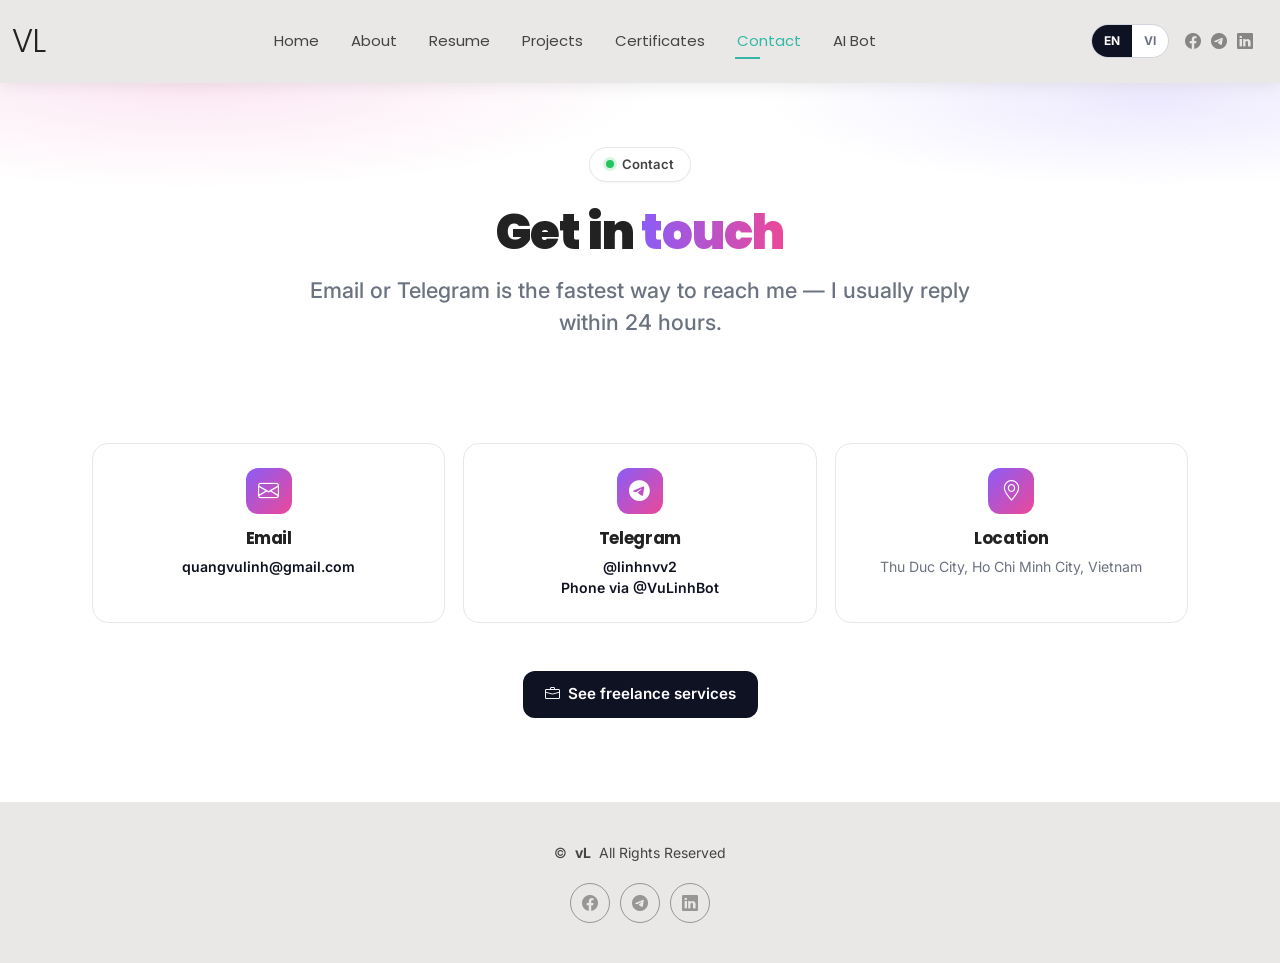
<file: contact.html>
<!DOCTYPE html>
<html lang="en" data-lang="en">

<head>
  <meta charset="utf-8">
  <meta content="width=device-width, initial-scale=1.0" name="viewport">
  <title>Contact — Nguyen Van Vu Linh</title>
  <meta name="description" content="Contact Nguyen Van Vu Linh by email or Telegram.">
  <meta name="keywords" content="Solutions Architect, Product Owner, Project Manager, Freelance, AWS, .NET, Python, Laravel">
  <script>
    /* Ngôn ngữ: chọn trước đó (localStorage) > ngôn ngữ trình duyệt. Chạy trước khi vẽ trang để không nháy chữ. */
    (function () {
      var l = localStorage.getItem('site-lang') || ((navigator.language || '').toLowerCase().indexOf('vi') === 0 ? 'vi' : 'en');
      document.documentElement.setAttribute('data-lang', l);
      document.documentElement.lang = l;
    })();
  </script>

  <!-- Favicons -->
  <link href="assets/img/favicon.png" rel="icon">
  <link href="assets/img/apple-touch-icon.png" rel="apple-touch-icon">

  <!-- Fonts -->
  <link href="https://fonts.googleapis.com" rel="preconnect">
  <link href="https://fonts.gstatic.com" rel="preconnect" crossorigin>
  <link href="https://fonts.googleapis.com/css2?family=Inter:wght@300;400;500;600;700;800;900&family=Poppins:wght@400;500;600;700;800&display=swap" rel="stylesheet">

  <!-- Vendor CSS -->
  <link href="assets/vendor/bootstrap/css/bootstrap.min.css" rel="stylesheet">
  <link href="assets/vendor/bootstrap-icons/bootstrap-icons.css" rel="stylesheet">
  <link href="assets/vendor/aos/aos.css" rel="stylesheet">
  <link href="assets/vendor/glightbox/css/glightbox.min.css" rel="stylesheet">

  <!-- Site CSS -->
  <link href="assets/css/main.css" rel="stylesheet">
  <link href="assets/css/site.css" rel="stylesheet">
</head>

<body class="lp" data-title-en="Contact — Nguyen Van Vu Linh" data-title-vi="Liên hệ — Nguyễn Văn Vũ Linh">

  <header id="header" class="header d-flex align-items-center light-background sticky-top">
    <div class="container-fluid position-relative d-flex align-items-center justify-content-between">

      <a href="index.html" class="logo d-flex align-items-center me-auto me-xl-0">
        <h1 class="sitename">vL</h1>
      </a>

      <nav id="navmenu" class="navmenu">
        <ul>
          <li><a href="index.html"><span lang="en">Home</span><span lang="vi">Trang chủ</span></a></li>
          <li><a href="about.html"><span lang="en">About</span><span lang="vi">Giới thiệu</span></a></li>
          <li><a href="resume.html"><span lang="en">Resume</span><span lang="vi">Hồ sơ</span></a></li>
          <li><a href="projects.html"><span lang="en">Projects</span><span lang="vi">Dự án</span></a></li>
          <li><a href="certificates.html"><span lang="en">Certificates</span><span lang="vi">Chứng chỉ</span></a></li>
          <li><a href="contact.html" class="active"><span lang="en">Contact</span><span lang="vi">Liên hệ</span></a></li>
          <li><a href="telegram.html"><span lang="en">AI Bot</span><span lang="vi">Bot AI</span></a></li>
        </ul>
        <i class="mobile-nav-toggle d-xl-none bi bi-list"></i>
      </nav>

      <div class="header-tools">
        <div class="lang-switch" role="group" aria-label="Language / Ngôn ngữ">
          <button type="button" data-set-lang="en" title="English">EN</button><button type="button" data-set-lang="vi" title="Tiếng Việt">VI</button>
        </div>
        <div class="header-social-links">
          <a target="_blank" rel="noopener" href="https://www.facebook.com/quangvulinh/" aria-label="Facebook"><i class="bi bi-facebook"></i></a>
          <a target="_blank" rel="noopener" href="https://t.me/linhnvv2/" aria-label="Telegram"><i class="bi bi-telegram"></i></a>
          <a target="_blank" rel="noopener" href="https://www.linkedin.com/in/quangvulinh/" aria-label="LinkedIn"><i class="bi bi-linkedin"></i></a>
        </div>
      </div>

    </div>
  </header>

  <main class="main">

    <section class="lp-hero sm">
      <div class="container" data-aos="fade-up">
        <span class="lp-badge"><span class="dot"></span> <span lang="en">Contact</span><span lang="vi">Liên hệ</span></span>
        <h1 lang="en">Get in <span class="grad">touch</span></h1><h1 lang="vi">Liên hệ <span class="grad">với tôi</span></h1>
        <p lang="en" class="role">Email or Telegram is the fastest way to reach me — I usually reply within 24 hours.</p><p lang="vi" class="role">Email hoặc Telegram là cách nhanh nhất — tôi thường phản hồi trong 24 giờ.</p>
      </div>
    </section>

    <section class="lp-section" style="padding-top:40px;">
      <div class="container" data-aos="fade-up">
        <div class="lp-grid">
          <div class="lp-card ct-card"><div class="ico"><i class="bi bi-envelope"></i></div><h3 lang="en">Email</h3><h3 lang="vi">Email</h3><p><a href="mailto:quangvulinh@gmail.com">quangvulinh@gmail.com</a></p></div>
          <div class="lp-card ct-card"><div class="ico"><i class="bi bi-telegram"></i></div><h3 lang="en">Telegram</h3><h3 lang="vi">Telegram</h3><p><a href="https://t.me/linhnvv2/" target="_blank" rel="noopener">@linhnvv2</a><br><a href="https://t.me/VuLinhBot" target="_blank" rel="noopener"><span lang="en">Phone via @VuLinhBot</span><span lang="vi">Số điện thoại qua @VuLinhBot</span></a></p></div>
          <div class="lp-card ct-card"><div class="ico"><i class="bi bi-geo-alt"></i></div><h3 lang="en">Location</h3><h3 lang="vi">Khu vực</h3><p><span lang="en">Thu Duc City, Ho Chi Minh City, Vietnam</span><span lang="vi">TP. Thủ Đức, TP. Hồ Chí Minh</span></p></div>
        </div>
        <div class="text-center mt-5">
          <a class="lp-btn lp-btn-primary" href="projects.html#hire"><i class="bi bi-briefcase"></i><span lang="en">See freelance services</span><span lang="vi">Xem dịch vụ freelance</span></a>
        </div>
      </div>
    </section>

  </main>

  <footer id="footer" class="footer light-background">
    <div class="container">
      <div class="copyright text-center">
        <p>© <strong class="px-1 sitename">vL</strong> <span lang="en">All Rights Reserved</span><span lang="vi">Bảo lưu mọi quyền</span></p>
      </div>
      <div class="social-links d-flex justify-content-center">
        <a target="_blank" rel="noopener" href="https://www.facebook.com/quangvulinh/" aria-label="Facebook"><i class="bi bi-facebook"></i></a>
        <a target="_blank" rel="noopener" href="https://t.me/linhnvv2/" aria-label="Telegram"><i class="bi bi-telegram"></i></a>
        <a target="_blank" rel="noopener" href="https://www.linkedin.com/in/quangvulinh/" aria-label="LinkedIn"><i class="bi bi-linkedin"></i></a>
      </div>
    </div>
  </footer>

  <a href="#" id="scroll-top" class="scroll-top d-flex align-items-center justify-content-center"><i class="bi bi-arrow-up-short"></i></a>
  <div id="preloader"></div>

  <script src="assets/vendor/bootstrap/js/bootstrap.bundle.min.js"></script>
  <script src="assets/vendor/aos/aos.js"></script>
  <script src="assets/vendor/waypoints/noframework.waypoints.js"></script>
  <script src="assets/vendor/purecounter/purecounter_vanilla.js"></script>
  <script src="assets/vendor/glightbox/js/glightbox.min.js"></script>
  <script src="assets/js/main.js"></script>
  <script src="assets/js/lang.js"></script>
</body>

</html>
</file>
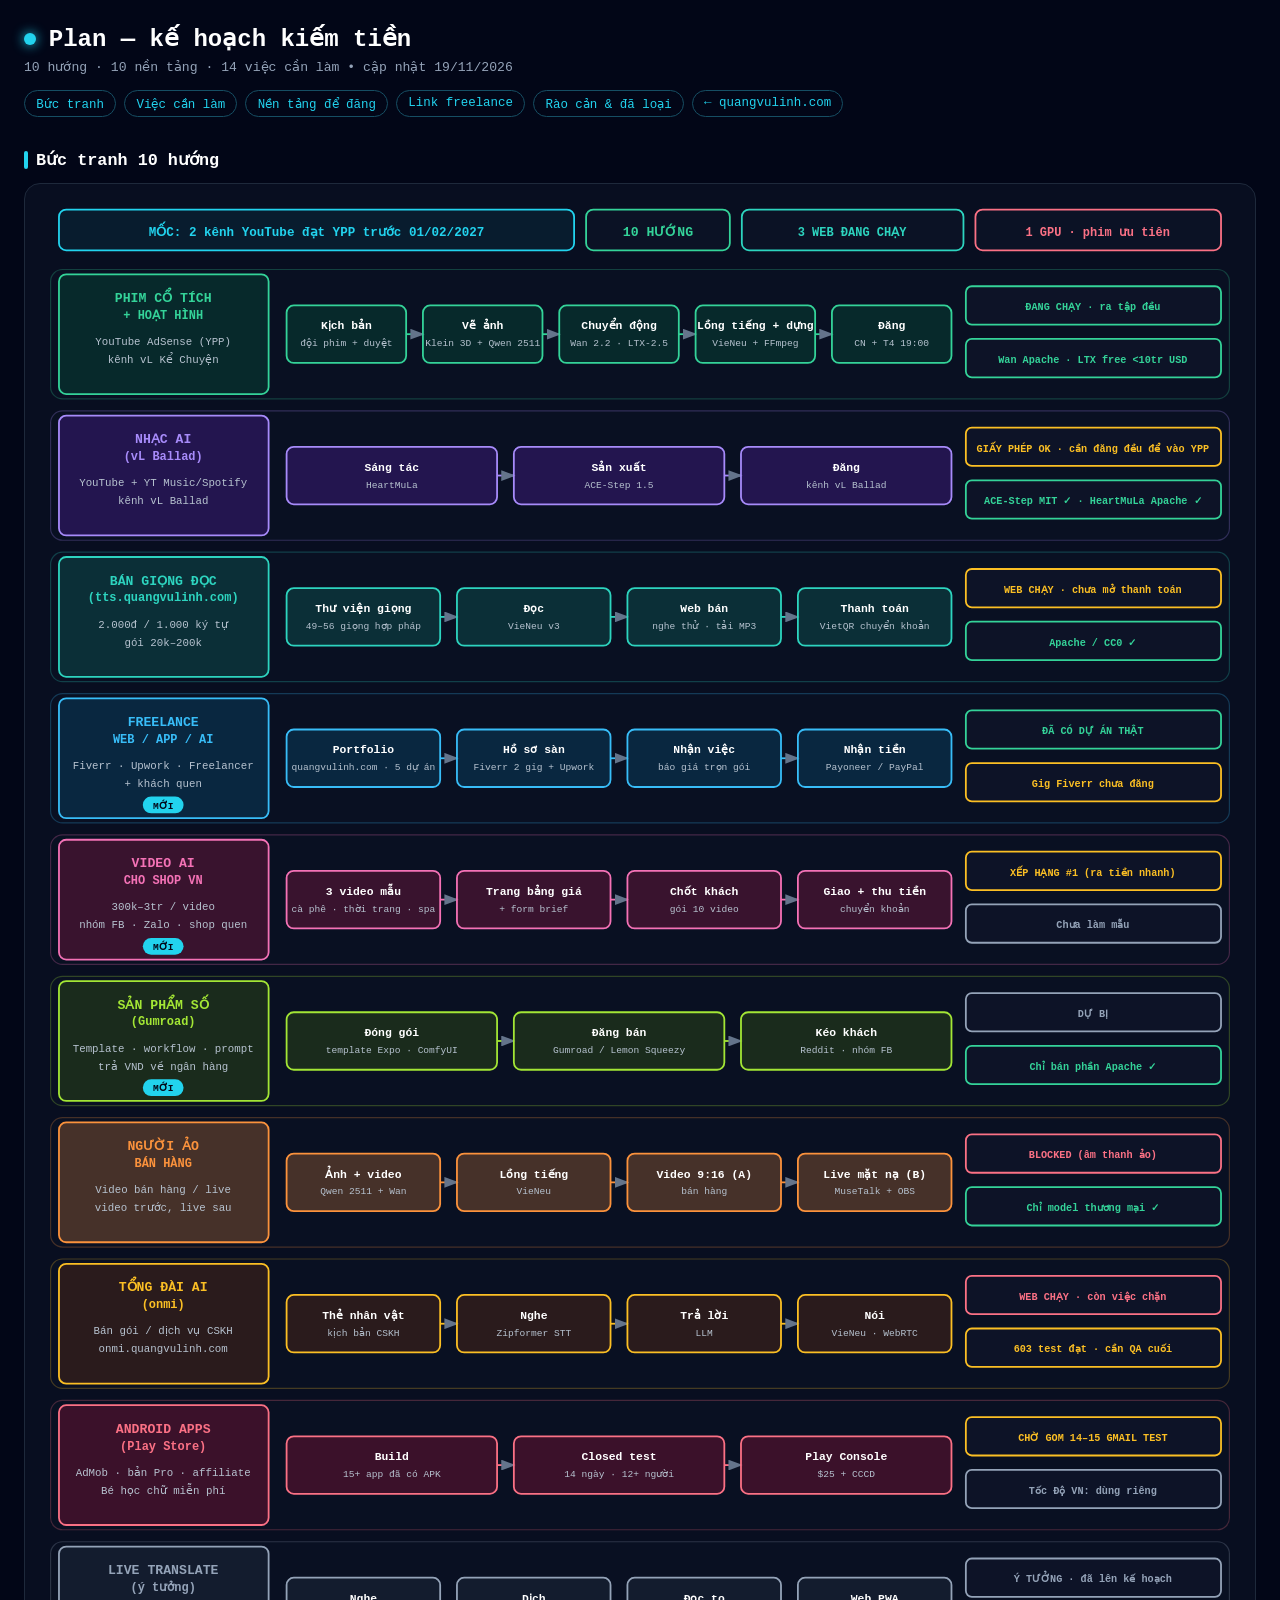
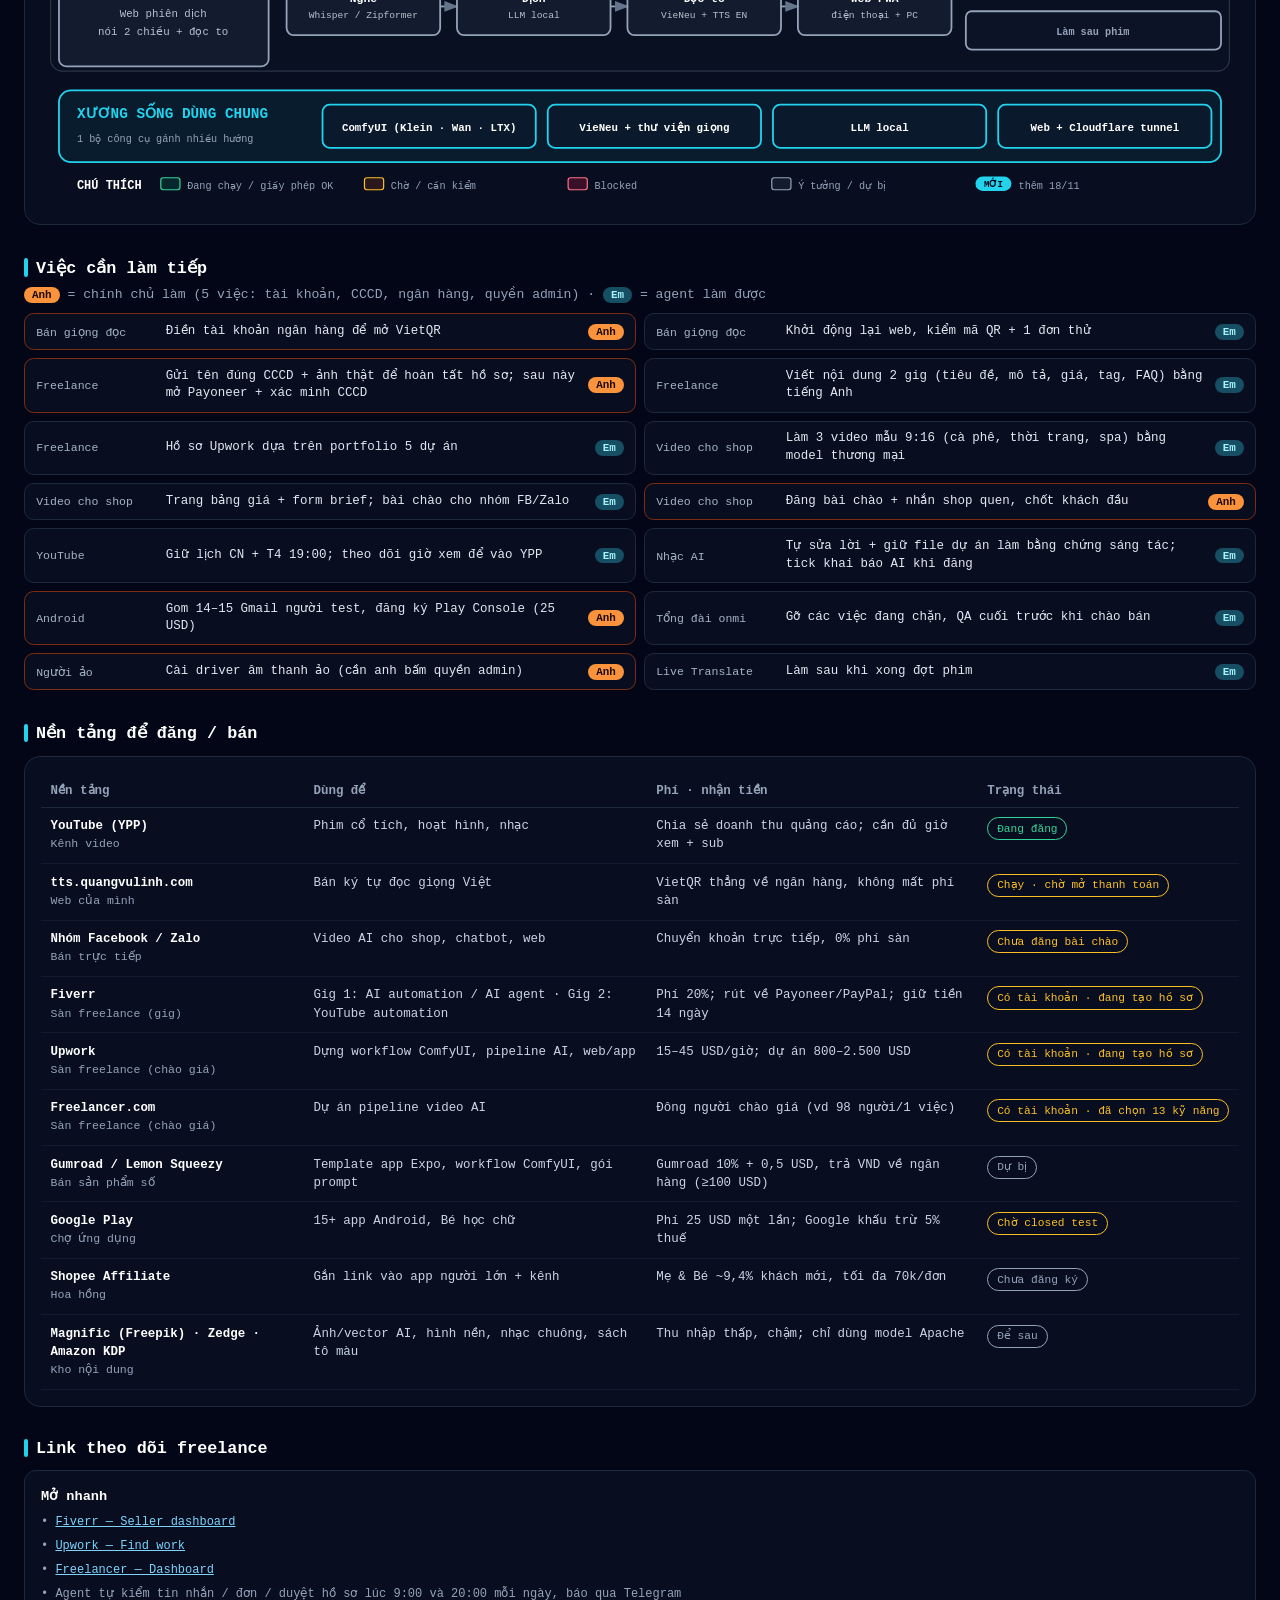
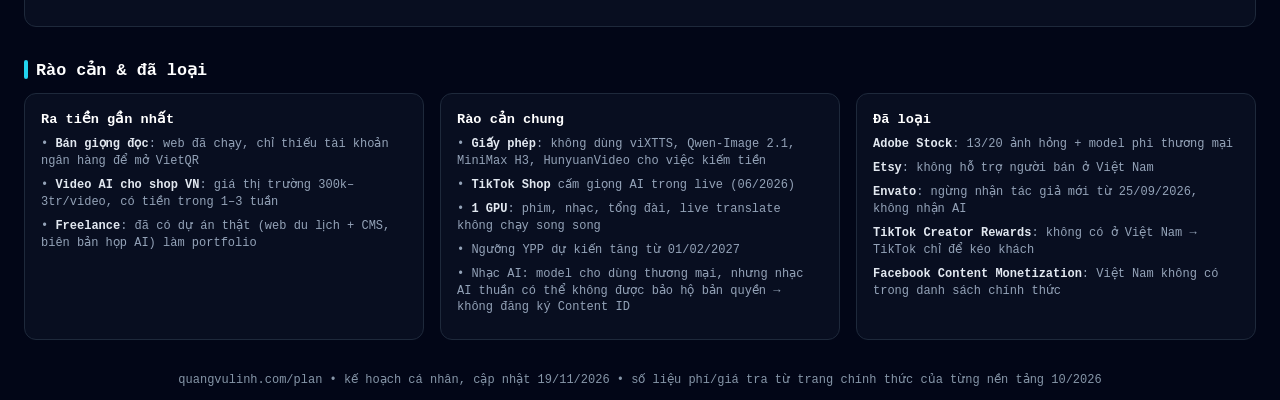
<file: plan.html>
<!DOCTYPE html>
<html lang="vi"><head><meta charset="UTF-8"><meta name="viewport" content="width=device-width, initial-scale=1.0">
<meta name="robots" content="noindex, nofollow">
<title>Plan — kế hoạch kiếm tiền · quangvulinh.com</title>
<link rel="icon" href="assets/img/favicon.png">
<style>
* { margin:0; padding:0; box-sizing:border-box; }
body { font-family: 'JetBrains Mono', Consolas, ui-monospace, monospace; background:#020617; padding:1.5rem; color:#e2e8f0; }
.container { max-width:1400px; margin:0 auto; }
.header-row { display:flex; align-items:center; gap:.8rem; margin-bottom:.4rem; flex-wrap:wrap; }
.pulse-dot { width:12px; height:12px; background:#22d3ee; border-radius:50%; box-shadow:0 0 12px #22d3ee; }
h1 { font-size:1.5rem; font-weight:700; color:white; }
h2 { font-size:1.05rem; color:white; margin:2rem 0 .8rem; display:flex; align-items:center; gap:.5rem; }
h2::before { content:""; width:4px; height:1.1em; background:#22d3ee; border-radius:2px; }
.subtitle { color:#94a3b8; font-size:.82rem; }
.nav { display:flex; gap:.5rem; flex-wrap:wrap; margin:.9rem 0 1.2rem; }
.nav a { color:#22d3ee; text-decoration:none; font-size:.78rem; border:1px solid #164e63; padding:.3rem .7rem; border-radius:99px; }
.nav a:hover { background:#083344; }
.panel { background:rgba(15,23,42,.5); border-radius:1rem; border:1px solid #1e293b; padding:1rem; overflow-x:auto; }
svg { width:100%; min-width:900px; display:block; }
table { width:100%; border-collapse:collapse; font-size:.78rem; min-width:760px; }
th { text-align:left; color:#94a3b8; font-weight:600; padding:.55rem .6rem; border-bottom:1px solid #1e293b; }
td { padding:.6rem; border-bottom:1px solid #111a2e; vertical-align:top; color:#cbd5e1; line-height:1.45; }
td b { color:white; display:block; } td .k { color:#94a3b8; font-size:.72rem; }
.pill { display:inline-block; white-space:nowrap; font-size:.7rem; padding:.15rem .55rem; border-radius:99px; color:var(--c); border:1px solid var(--c); }
.todo { list-style:none; display:grid; grid-template-columns:repeat(auto-fill,minmax(520px,1fr)); gap:.5rem; }
.todo li { display:flex; align-items:center; gap:.6rem; background:rgba(15,23,42,.5); border:1px solid #1e293b; border-radius:.6rem; padding:.55rem .7rem; font-size:.78rem; }
.todo li.me { border-color:#7c2d12; }
.todo .tag { flex:none; width:7.5rem; color:#a5b4c3; font-size:.72rem; }
.todo .txt { flex:1; color:#e2e8f0; line-height:1.4; }
.who { flex:none; font-size:.68rem; font-weight:700; padding:.12rem .5rem; border-radius:99px; }
.who.a { background:#fb923c; color:#1c0a00; } .who.e { background:#164e63; color:#a5f3fc; }
.cards { display:grid; grid-template-columns:repeat(auto-fit,minmax(280px,1fr)); gap:1rem; }
.card { background:rgba(15,23,42,.5); border-radius:.75rem; border:1px solid #1e293b; padding:1rem; }
.card h3 { font-size:.85rem; margin-bottom:.6rem; color:white; }
.card ul { list-style:none; color:#94a3b8; font-size:.75rem; } .card li { margin-bottom:.45rem; line-height:1.4; }
.card li b { color:#e2e8f0; }
.footer { text-align:center; margin-top:2rem; color:#8696a8; font-size:.75rem; }
.footer a { color:#64748b; }
.lanes { display:none; }
.who-legend { margin:-.3rem 0 .7rem; }
.top { position:fixed; right:1rem; bottom:1rem; width:2.6rem; height:2.6rem; border-radius:50%; background:#0e7490; color:white; display:none; align-items:center; justify-content:center; text-decoration:none; font-size:1.1rem; box-shadow:0 4px 14px rgba(0,0,0,.5); }
@media (max-width:760px) {
  body { padding:0 .75rem 4rem; font-family: system-ui, -apple-system, "Segoe UI", Roboto, sans-serif; font-size:15px; }
  h1 { font-size:1.3rem; } .header-row { padding-top:1rem; }
  h2 { font-size:1.1rem; margin:1.6rem 0 .7rem; scroll-margin-top:3.6rem; }
  .subtitle { font-size:.85rem; }
  .nav { position:sticky; top:0; z-index:5; margin:.8rem -.75rem 0; padding:.55rem .75rem; background:rgba(2,6,23,.94); backdrop-filter:blur(6px);
         flex-wrap:nowrap; overflow-x:auto; scrollbar-width:none; border-bottom:1px solid #1e293b; }
  .nav::-webkit-scrollbar { display:none; }
  .nav a { flex:none; font-size:.85rem; padding:.4rem .8rem; }
  .top { display:flex; width:2.2rem; height:2.2rem; right:.6rem; bottom:.8rem; font-size:.95rem; opacity:.75; }
  .container { padding-bottom:3rem; }
  .nav { -webkit-mask-image:linear-gradient(90deg,#000 85%,transparent); mask-image:linear-gradient(90deg,#000 85%,transparent); }
  /* sơ đồ → thẻ dọc */
  #tranh + .panel { display:none; }
  .lanes { display:grid; gap:.6rem; }
  .lane { border:1px solid var(--c); border-left-width:4px; border-radius:.7rem; background:rgba(15,23,42,.6); }
  .lane summary { list-style:none; cursor:pointer; padding:.7rem .75rem; display:grid; gap:.35rem; }
  .lane summary::-webkit-details-marker { display:none; }
  .lane summary::after { content:"Xem các bước ▾"; font-size:.8rem; color:#7dd3fc; padding-top:.15rem; }
  .lane[open] summary::after { content:"Thu gọn ▴"; }
  .lt { color:var(--c); font-weight:700; font-size:1rem; display:flex; align-items:center; gap:.5rem; flex-wrap:wrap; }
  .new { background:#22d3ee; color:#020617; font-size:.65rem; padding:.05rem .45rem; border-radius:99px; }
  .ls { color:#b6c2cf; font-size:.85rem; }
  .lp { display:flex; flex-wrap:wrap; gap:.35rem; }
  .lp .pill, td .pill { white-space:normal; font-size:.75rem; padding:.2rem .6rem; }
  .steps { list-style:none; counter-reset:s; margin:0 .6rem .7rem; border-top:1px dashed #1e293b; padding-top:.6rem; display:grid; gap:.4rem; }
  .steps li { counter-increment:s; display:grid; grid-template-columns:1.6rem 1fr; column-gap:.4rem; background:var(--f); border-radius:.5rem; padding:.45rem .6rem; }
  .steps li::before { content:counter(s); grid-row:span 2; width:1.4rem; height:1.4rem; border-radius:50%; border:1px solid var(--c); color:var(--c); font-size:.75rem; display:flex; align-items:center; justify-content:center; }
  .steps b { color:white; font-size:.9rem; } .steps span { color:#b6c2cf; font-size:.8rem; }
  /* việc cần làm */
  .todo { grid-template-columns:1fr; }
  .todo li { flex-wrap:wrap; font-size:.9rem; padding:.65rem .75rem; row-gap:.3rem; }
  .todo .tag { width:auto; font-size:.78rem; color:#cbd5e1; font-weight:600; }
  .who.e { background:#0e7490; color:#ecfeff; } .todo .who { margin-left:auto; font-size:.72rem; }
  .todo .txt { flex-basis:100%; order:2; }
  /* bảng → thẻ */
  #nentang + .panel { padding:0; background:none; border:0; overflow:visible; }
  table, tbody, tr, td { display:block; min-width:0; width:100%; }
  thead { display:none; }
  tr { background:rgba(15,23,42,.6); border:1px solid #1e293b; border-radius:.7rem; padding:.7rem .8rem; margin-bottom:.6rem; }
  td { border:0; padding:.2rem 0; font-size:.88rem; }
  td.pn { display:flex; align-items:baseline; justify-content:space-between; gap:.5rem; flex-wrap:wrap; padding-bottom:.35rem; }
  td.pn b { display:inline; font-size:.98rem; }
  td[data-l]::before { content:attr(data-l); display:block; color:#7dd3fc; font-size:.72rem; margin-bottom:.05rem; }
  td.ps { padding-top:.45rem; }
  .card ul { font-size:.88rem; color:#b6c2cf; } .card h3 { font-size:.98rem; }
  .footer { font-size:.78rem; }
}
</style></head><body><div class="container">
<div class="header-row"><div class="pulse-dot"></div><h1 id="dau">Plan — kế hoạch kiếm tiền</h1></div>
<p class="subtitle">10 hướng · 10 nền tảng · 14 việc cần làm • cập nhật 19/11/2026</p>
<nav class="nav"><a href="#tranh">Bức tranh</a><a href="#viec">Việc cần làm</a><a href="#nentang">Nền tảng để đăng</a><a href="#links">Link freelance</a><a href="#ghichu">Rào cản &amp; đã loại</a><a href="/">← quangvulinh.com</a></nav>

<h2 id="tranh">Bức tranh 10 hướng</h2>
<div class="panel"><svg viewBox="0 0 1000 1342" xmlns="http://www.w3.org/2000/svg" role="img" aria-label="Sơ đồ 10 hướng kiếm tiền">
<defs><marker id="ah" markerWidth="8" markerHeight="6" refX="7" refY="3" orient="auto"><polygon points="0 0, 8 3, 0 6" fill="#64748b"/></marker></defs>
<rect x="15" y="8" width="430" height="34" rx="6" fill="rgba(8,51,68,0.4)" stroke="#22d3ee" stroke-width="1.5"/>
<text x="230" y="30" fill="#22d3ee" font-size="10.5" font-weight="600" text-anchor="middle">MỐC: 2 kênh YouTube đạt YPP trước 01/02/2027</text>
<rect x="455" y="8" width="120" height="34" rx="6" fill="rgba(15,23,42,0.5)" stroke="#34d399" stroke-width="1.5"/>
<text x="515" y="30" fill="#34d399" font-size="11" font-weight="600" text-anchor="middle">10 HƯỚNG</text>
<rect x="585" y="8" width="185" height="34" rx="6" fill="rgba(15,23,42,0.5)" stroke="#2dd4bf" stroke-width="1.5"/>
<text x="677" y="30" fill="#2dd4bf" font-size="10" font-weight="600" text-anchor="middle">3 WEB ĐANG CHẠY</text>
<rect x="780" y="8" width="205" height="34" rx="6" fill="rgba(15,23,42,0.5)" stroke="#fb7185" stroke-width="1.5"/>
<text x="882" y="30" fill="#fb7185" font-size="10" font-weight="600" text-anchor="middle">1 GPU · phim ưu tiên</text>
<rect x="8" y="58" width="984" height="108" rx="10" fill="rgba(15,23,42,0.25)" stroke="#34d399" stroke-opacity="0.25"/>
<rect x="15" y="62" width="175" height="100" rx="6" fill="rgba(6,78,59,0.4)" stroke="#34d399" stroke-width="1.5"/>
<text x="102" y="85" fill="#34d399" font-size="11" font-weight="700" text-anchor="middle">PHIM CỔ TÍCH</text>
<text x="102" y="99" fill="#34d399" font-size="10" font-weight="700" text-anchor="middle">+ HOẠT HÌNH</text>
<text x="102" y="121" fill="#b6c2cf" font-size="9" text-anchor="middle">YouTube AdSense (YPP)</text>
<text x="102" y="136" fill="#b6c2cf" font-size="9" text-anchor="middle">kênh vL Kể Chuyện</text>
<rect x="205.0" y="88" width="99.8" height="48" rx="6" fill="rgba(6,78,59,0.4)" stroke="#34d399" stroke-width="1.5"/>
<text x="254.9" y="108" fill="white" font-size="9.5" font-weight="600" text-anchor="middle">Kịch bản</text>
<text x="254.9" y="122" fill="#b6c2cf" font-size="8" text-anchor="middle">đội phim + duyệt</text>
<line x1="304.8" y1="112" x2="318.8" y2="112" stroke="#34d399" stroke-width="1.5" marker-end="url(#ah)"/>
<rect x="318.8" y="88" width="99.8" height="48" rx="6" fill="rgba(6,78,59,0.4)" stroke="#34d399" stroke-width="1.5"/>
<text x="368.7" y="108" fill="white" font-size="9.5" font-weight="600" text-anchor="middle">Vẽ ảnh</text>
<text x="368.7" y="122" fill="#b6c2cf" font-size="8" text-anchor="middle">Klein 3D + Qwen 2511</text>
<line x1="418.6" y1="112" x2="432.6" y2="112" stroke="#34d399" stroke-width="1.5" marker-end="url(#ah)"/>
<rect x="432.6" y="88" width="99.8" height="48" rx="6" fill="rgba(6,78,59,0.4)" stroke="#34d399" stroke-width="1.5"/>
<text x="482.5" y="108" fill="white" font-size="9.5" font-weight="600" text-anchor="middle">Chuyển động</text>
<text x="482.5" y="122" fill="#b6c2cf" font-size="8" text-anchor="middle">Wan 2.2 · LTX-2.5</text>
<line x1="532.4" y1="112" x2="546.4" y2="112" stroke="#34d399" stroke-width="1.5" marker-end="url(#ah)"/>
<rect x="546.4" y="88" width="99.8" height="48" rx="6" fill="rgba(6,78,59,0.4)" stroke="#34d399" stroke-width="1.5"/>
<text x="596.3" y="108" fill="white" font-size="9.5" font-weight="600" text-anchor="middle">Lồng tiếng + dựng</text>
<text x="596.3" y="122" fill="#b6c2cf" font-size="8" text-anchor="middle">VieNeu + FFmpeg</text>
<line x1="646.2" y1="112" x2="660.2" y2="112" stroke="#34d399" stroke-width="1.5" marker-end="url(#ah)"/>
<rect x="660.2" y="88" width="99.8" height="48" rx="6" fill="rgba(6,78,59,0.4)" stroke="#34d399" stroke-width="1.5"/>
<text x="710.1" y="108" fill="white" font-size="9.5" font-weight="600" text-anchor="middle">Đăng</text>
<text x="710.1" y="122" fill="#b6c2cf" font-size="8" text-anchor="middle">CN + T4 19:00</text>
<rect x="772" y="72" width="213" height="32" rx="5" fill="rgba(15,23,42,0.6)" stroke="#34d399" stroke-width="1.5"/>
<text x="878" y="92" fill="#34d399" font-size="8.5" font-weight="600" text-anchor="middle">ĐANG CHẠY · ra tập đều</text>
<rect x="772" y="116" width="213" height="32" rx="5" fill="rgba(15,23,42,0.6)" stroke="#34d399" stroke-width="1.5"/>
<text x="878" y="136" fill="#34d399" font-size="8.5" font-weight="600" text-anchor="middle">Wan Apache · LTX free &lt;10tr USD</text>
<rect x="8" y="176" width="984" height="108" rx="10" fill="rgba(15,23,42,0.25)" stroke="#a78bfa" stroke-opacity="0.25"/>
<rect x="15" y="180" width="175" height="100" rx="6" fill="rgba(76,29,149,0.4)" stroke="#a78bfa" stroke-width="1.5"/>
<text x="102" y="203" fill="#a78bfa" font-size="11" font-weight="700" text-anchor="middle">NHẠC AI</text>
<text x="102" y="217" fill="#a78bfa" font-size="10" font-weight="700" text-anchor="middle">(vL Ballad)</text>
<text x="102" y="239" fill="#b6c2cf" font-size="9" text-anchor="middle">YouTube + YT Music/Spotify</text>
<text x="102" y="254" fill="#b6c2cf" font-size="9" text-anchor="middle">kênh vL Ballad</text>
<rect x="205.0" y="206" width="175.7" height="48" rx="6" fill="rgba(76,29,149,0.4)" stroke="#a78bfa" stroke-width="1.5"/>
<text x="292.8" y="226" fill="white" font-size="9.5" font-weight="600" text-anchor="middle">Sáng tác</text>
<text x="292.8" y="240" fill="#b6c2cf" font-size="8" text-anchor="middle">HeartMuLa</text>
<line x1="380.7" y1="230" x2="394.7" y2="230" stroke="#a78bfa" stroke-width="1.5" marker-end="url(#ah)"/>
<rect x="394.7" y="206" width="175.7" height="48" rx="6" fill="rgba(76,29,149,0.4)" stroke="#a78bfa" stroke-width="1.5"/>
<text x="482.5" y="226" fill="white" font-size="9.5" font-weight="600" text-anchor="middle">Sản xuất</text>
<text x="482.5" y="240" fill="#b6c2cf" font-size="8" text-anchor="middle">ACE-Step 1.5</text>
<line x1="570.3" y1="230" x2="584.3" y2="230" stroke="#a78bfa" stroke-width="1.5" marker-end="url(#ah)"/>
<rect x="584.3" y="206" width="175.7" height="48" rx="6" fill="rgba(76,29,149,0.4)" stroke="#a78bfa" stroke-width="1.5"/>
<text x="672.2" y="226" fill="white" font-size="9.5" font-weight="600" text-anchor="middle">Đăng</text>
<text x="672.2" y="240" fill="#b6c2cf" font-size="8" text-anchor="middle">kênh vL Ballad</text>
<rect x="772" y="190" width="213" height="32" rx="5" fill="rgba(15,23,42,0.6)" stroke="#fbbf24" stroke-width="1.5"/>
<text x="878" y="210" fill="#fbbf24" font-size="8.5" font-weight="600" text-anchor="middle">GIẤY PHÉP OK · cần đăng đều để vào YPP</text>
<rect x="772" y="234" width="213" height="32" rx="5" fill="rgba(15,23,42,0.6)" stroke="#34d399" stroke-width="1.5"/>
<text x="878" y="254" fill="#34d399" font-size="8.5" font-weight="600" text-anchor="middle">ACE-Step MIT ✓ · HeartMuLa Apache ✓</text>
<rect x="8" y="294" width="984" height="108" rx="10" fill="rgba(15,23,42,0.25)" stroke="#2dd4bf" stroke-opacity="0.25"/>
<rect x="15" y="298" width="175" height="100" rx="6" fill="rgba(17,94,89,0.4)" stroke="#2dd4bf" stroke-width="1.5"/>
<text x="102" y="321" fill="#2dd4bf" font-size="11" font-weight="700" text-anchor="middle">BÁN GIỌNG ĐỌC</text>
<text x="102" y="335" fill="#2dd4bf" font-size="10" font-weight="700" text-anchor="middle">(tts.quangvulinh.com)</text>
<text x="102" y="357" fill="#b6c2cf" font-size="9" text-anchor="middle">2.000đ / 1.000 ký tự</text>
<text x="102" y="372" fill="#b6c2cf" font-size="9" text-anchor="middle">gói 20k–200k</text>
<rect x="205.0" y="324" width="128.2" height="48" rx="6" fill="rgba(17,94,89,0.4)" stroke="#2dd4bf" stroke-width="1.5"/>
<text x="269.1" y="344" fill="white" font-size="9.5" font-weight="600" text-anchor="middle">Thư viện giọng</text>
<text x="269.1" y="358" fill="#b6c2cf" font-size="8" text-anchor="middle">49–56 giọng hợp pháp</text>
<line x1="333.2" y1="348" x2="347.2" y2="348" stroke="#2dd4bf" stroke-width="1.5" marker-end="url(#ah)"/>
<rect x="347.2" y="324" width="128.2" height="48" rx="6" fill="rgba(17,94,89,0.4)" stroke="#2dd4bf" stroke-width="1.5"/>
<text x="411.4" y="344" fill="white" font-size="9.5" font-weight="600" text-anchor="middle">Đọc</text>
<text x="411.4" y="358" fill="#b6c2cf" font-size="8" text-anchor="middle">VieNeu v3</text>
<line x1="475.5" y1="348" x2="489.5" y2="348" stroke="#2dd4bf" stroke-width="1.5" marker-end="url(#ah)"/>
<rect x="489.5" y="324" width="128.2" height="48" rx="6" fill="rgba(17,94,89,0.4)" stroke="#2dd4bf" stroke-width="1.5"/>
<text x="553.6" y="344" fill="white" font-size="9.5" font-weight="600" text-anchor="middle">Web bán</text>
<text x="553.6" y="358" fill="#b6c2cf" font-size="8" text-anchor="middle">nghe thử · tải MP3</text>
<line x1="617.8" y1="348" x2="631.8" y2="348" stroke="#2dd4bf" stroke-width="1.5" marker-end="url(#ah)"/>
<rect x="631.8" y="324" width="128.2" height="48" rx="6" fill="rgba(17,94,89,0.4)" stroke="#2dd4bf" stroke-width="1.5"/>
<text x="695.9" y="344" fill="white" font-size="9.5" font-weight="600" text-anchor="middle">Thanh toán</text>
<text x="695.9" y="358" fill="#b6c2cf" font-size="8" text-anchor="middle">VietQR chuyển khoản</text>
<rect x="772" y="308" width="213" height="32" rx="5" fill="rgba(15,23,42,0.6)" stroke="#fbbf24" stroke-width="1.5"/>
<text x="878" y="328" fill="#fbbf24" font-size="8.5" font-weight="600" text-anchor="middle">WEB CHẠY · chưa mở thanh toán</text>
<rect x="772" y="352" width="213" height="32" rx="5" fill="rgba(15,23,42,0.6)" stroke="#34d399" stroke-width="1.5"/>
<text x="878" y="372" fill="#34d399" font-size="8.5" font-weight="600" text-anchor="middle">Apache / CC0 ✓</text>
<rect x="8" y="412" width="984" height="108" rx="10" fill="rgba(15,23,42,0.25)" stroke="#38bdf8" stroke-opacity="0.25"/>
<rect x="15" y="416" width="175" height="100" rx="6" fill="rgba(12,74,110,0.4)" stroke="#38bdf8" stroke-width="1.5"/>
<text x="102" y="439" fill="#38bdf8" font-size="11" font-weight="700" text-anchor="middle">FREELANCE</text>
<text x="102" y="453" fill="#38bdf8" font-size="10" font-weight="700" text-anchor="middle">WEB / APP / AI</text>
<text x="102" y="475" fill="#b6c2cf" font-size="9" text-anchor="middle">Fiverr · Upwork · Freelancer</text>
<text x="102" y="490" fill="#b6c2cf" font-size="9" text-anchor="middle">+ khách quen</text>
<rect x="85" y="498" width="34" height="14" rx="7" fill="#22d3ee"/><text x="102" y="508" fill="#020617" font-size="8" font-weight="700" text-anchor="middle">MỚI</text>
<rect x="205.0" y="442" width="128.2" height="48" rx="6" fill="rgba(12,74,110,0.4)" stroke="#38bdf8" stroke-width="1.5"/>
<text x="269.1" y="462" fill="white" font-size="9.5" font-weight="600" text-anchor="middle">Portfolio</text>
<text x="269.1" y="476" fill="#b6c2cf" font-size="8" text-anchor="middle">quangvulinh.com · 5 dự án</text>
<line x1="333.2" y1="466" x2="347.2" y2="466" stroke="#38bdf8" stroke-width="1.5" marker-end="url(#ah)"/>
<rect x="347.2" y="442" width="128.2" height="48" rx="6" fill="rgba(12,74,110,0.4)" stroke="#38bdf8" stroke-width="1.5"/>
<text x="411.4" y="462" fill="white" font-size="9.5" font-weight="600" text-anchor="middle">Hồ sơ sàn</text>
<text x="411.4" y="476" fill="#b6c2cf" font-size="8" text-anchor="middle">Fiverr 2 gig + Upwork</text>
<line x1="475.5" y1="466" x2="489.5" y2="466" stroke="#38bdf8" stroke-width="1.5" marker-end="url(#ah)"/>
<rect x="489.5" y="442" width="128.2" height="48" rx="6" fill="rgba(12,74,110,0.4)" stroke="#38bdf8" stroke-width="1.5"/>
<text x="553.6" y="462" fill="white" font-size="9.5" font-weight="600" text-anchor="middle">Nhận việc</text>
<text x="553.6" y="476" fill="#b6c2cf" font-size="8" text-anchor="middle">báo giá trọn gói</text>
<line x1="617.8" y1="466" x2="631.8" y2="466" stroke="#38bdf8" stroke-width="1.5" marker-end="url(#ah)"/>
<rect x="631.8" y="442" width="128.2" height="48" rx="6" fill="rgba(12,74,110,0.4)" stroke="#38bdf8" stroke-width="1.5"/>
<text x="695.9" y="462" fill="white" font-size="9.5" font-weight="600" text-anchor="middle">Nhận tiền</text>
<text x="695.9" y="476" fill="#b6c2cf" font-size="8" text-anchor="middle">Payoneer / PayPal</text>
<rect x="772" y="426" width="213" height="32" rx="5" fill="rgba(15,23,42,0.6)" stroke="#34d399" stroke-width="1.5"/>
<text x="878" y="446" fill="#34d399" font-size="8.5" font-weight="600" text-anchor="middle">ĐÃ CÓ DỰ ÁN THẬT</text>
<rect x="772" y="470" width="213" height="32" rx="5" fill="rgba(15,23,42,0.6)" stroke="#fbbf24" stroke-width="1.5"/>
<text x="878" y="490" fill="#fbbf24" font-size="8.5" font-weight="600" text-anchor="middle">Gig Fiverr chưa đăng</text>
<rect x="8" y="530" width="984" height="108" rx="10" fill="rgba(15,23,42,0.25)" stroke="#f472b6" stroke-opacity="0.25"/>
<rect x="15" y="534" width="175" height="100" rx="6" fill="rgba(131,24,67,0.4)" stroke="#f472b6" stroke-width="1.5"/>
<text x="102" y="557" fill="#f472b6" font-size="11" font-weight="700" text-anchor="middle">VIDEO AI</text>
<text x="102" y="571" fill="#f472b6" font-size="10" font-weight="700" text-anchor="middle">CHO SHOP VN</text>
<text x="102" y="593" fill="#b6c2cf" font-size="9" text-anchor="middle">300k–3tr / video</text>
<text x="102" y="608" fill="#b6c2cf" font-size="9" text-anchor="middle">nhóm FB · Zalo · shop quen</text>
<rect x="85" y="616" width="34" height="14" rx="7" fill="#22d3ee"/><text x="102" y="626" fill="#020617" font-size="8" font-weight="700" text-anchor="middle">MỚI</text>
<rect x="205.0" y="560" width="128.2" height="48" rx="6" fill="rgba(131,24,67,0.4)" stroke="#f472b6" stroke-width="1.5"/>
<text x="269.1" y="580" fill="white" font-size="9.5" font-weight="600" text-anchor="middle">3 video mẫu</text>
<text x="269.1" y="594" fill="#b6c2cf" font-size="8" text-anchor="middle">cà phê · thời trang · spa</text>
<line x1="333.2" y1="584" x2="347.2" y2="584" stroke="#f472b6" stroke-width="1.5" marker-end="url(#ah)"/>
<rect x="347.2" y="560" width="128.2" height="48" rx="6" fill="rgba(131,24,67,0.4)" stroke="#f472b6" stroke-width="1.5"/>
<text x="411.4" y="580" fill="white" font-size="9.5" font-weight="600" text-anchor="middle">Trang bảng giá</text>
<text x="411.4" y="594" fill="#b6c2cf" font-size="8" text-anchor="middle">+ form brief</text>
<line x1="475.5" y1="584" x2="489.5" y2="584" stroke="#f472b6" stroke-width="1.5" marker-end="url(#ah)"/>
<rect x="489.5" y="560" width="128.2" height="48" rx="6" fill="rgba(131,24,67,0.4)" stroke="#f472b6" stroke-width="1.5"/>
<text x="553.6" y="580" fill="white" font-size="9.5" font-weight="600" text-anchor="middle">Chốt khách</text>
<text x="553.6" y="594" fill="#b6c2cf" font-size="8" text-anchor="middle">gói 10 video</text>
<line x1="617.8" y1="584" x2="631.8" y2="584" stroke="#f472b6" stroke-width="1.5" marker-end="url(#ah)"/>
<rect x="631.8" y="560" width="128.2" height="48" rx="6" fill="rgba(131,24,67,0.4)" stroke="#f472b6" stroke-width="1.5"/>
<text x="695.9" y="580" fill="white" font-size="9.5" font-weight="600" text-anchor="middle">Giao + thu tiền</text>
<text x="695.9" y="594" fill="#b6c2cf" font-size="8" text-anchor="middle">chuyển khoản</text>
<rect x="772" y="544" width="213" height="32" rx="5" fill="rgba(15,23,42,0.6)" stroke="#fbbf24" stroke-width="1.5"/>
<text x="878" y="564" fill="#fbbf24" font-size="8.5" font-weight="600" text-anchor="middle">XẾP HẠNG #1 (ra tiền nhanh)</text>
<rect x="772" y="588" width="213" height="32" rx="5" fill="rgba(15,23,42,0.6)" stroke="#94a3b8" stroke-width="1.5"/>
<text x="878" y="608" fill="#94a3b8" font-size="8.5" font-weight="600" text-anchor="middle">Chưa làm mẫu</text>
<rect x="8" y="648" width="984" height="108" rx="10" fill="rgba(15,23,42,0.25)" stroke="#a3e635" stroke-opacity="0.25"/>
<rect x="15" y="652" width="175" height="100" rx="6" fill="rgba(54,83,20,0.4)" stroke="#a3e635" stroke-width="1.5"/>
<text x="102" y="675" fill="#a3e635" font-size="11" font-weight="700" text-anchor="middle">SẢN PHẨM SỐ</text>
<text x="102" y="689" fill="#a3e635" font-size="10" font-weight="700" text-anchor="middle">(Gumroad)</text>
<text x="102" y="711" fill="#b6c2cf" font-size="9" text-anchor="middle">Template · workflow · prompt</text>
<text x="102" y="726" fill="#b6c2cf" font-size="9" text-anchor="middle">trả VND về ngân hàng</text>
<rect x="85" y="734" width="34" height="14" rx="7" fill="#22d3ee"/><text x="102" y="744" fill="#020617" font-size="8" font-weight="700" text-anchor="middle">MỚI</text>
<rect x="205.0" y="678" width="175.7" height="48" rx="6" fill="rgba(54,83,20,0.4)" stroke="#a3e635" stroke-width="1.5"/>
<text x="292.8" y="698" fill="white" font-size="9.5" font-weight="600" text-anchor="middle">Đóng gói</text>
<text x="292.8" y="712" fill="#b6c2cf" font-size="8" text-anchor="middle">template Expo · ComfyUI</text>
<line x1="380.7" y1="702" x2="394.7" y2="702" stroke="#a3e635" stroke-width="1.5" marker-end="url(#ah)"/>
<rect x="394.7" y="678" width="175.7" height="48" rx="6" fill="rgba(54,83,20,0.4)" stroke="#a3e635" stroke-width="1.5"/>
<text x="482.5" y="698" fill="white" font-size="9.5" font-weight="600" text-anchor="middle">Đăng bán</text>
<text x="482.5" y="712" fill="#b6c2cf" font-size="8" text-anchor="middle">Gumroad / Lemon Squeezy</text>
<line x1="570.3" y1="702" x2="584.3" y2="702" stroke="#a3e635" stroke-width="1.5" marker-end="url(#ah)"/>
<rect x="584.3" y="678" width="175.7" height="48" rx="6" fill="rgba(54,83,20,0.4)" stroke="#a3e635" stroke-width="1.5"/>
<text x="672.2" y="698" fill="white" font-size="9.5" font-weight="600" text-anchor="middle">Kéo khách</text>
<text x="672.2" y="712" fill="#b6c2cf" font-size="8" text-anchor="middle">Reddit · nhóm FB</text>
<rect x="772" y="662" width="213" height="32" rx="5" fill="rgba(15,23,42,0.6)" stroke="#94a3b8" stroke-width="1.5"/>
<text x="878" y="682" fill="#94a3b8" font-size="8.5" font-weight="600" text-anchor="middle">DỰ BỊ</text>
<rect x="772" y="706" width="213" height="32" rx="5" fill="rgba(15,23,42,0.6)" stroke="#34d399" stroke-width="1.5"/>
<text x="878" y="726" fill="#34d399" font-size="8.5" font-weight="600" text-anchor="middle">Chỉ bán phần Apache ✓</text>
<rect x="8" y="766" width="984" height="108" rx="10" fill="rgba(15,23,42,0.25)" stroke="#fb923c" stroke-opacity="0.25"/>
<rect x="15" y="770" width="175" height="100" rx="6" fill="rgba(251,146,60,0.25)" stroke="#fb923c" stroke-width="1.5"/>
<text x="102" y="793" fill="#fb923c" font-size="11" font-weight="700" text-anchor="middle">NGƯỜI ẢO</text>
<text x="102" y="807" fill="#fb923c" font-size="10" font-weight="700" text-anchor="middle">BÁN HÀNG</text>
<text x="102" y="829" fill="#b6c2cf" font-size="9" text-anchor="middle">Video bán hàng / live</text>
<text x="102" y="844" fill="#b6c2cf" font-size="9" text-anchor="middle">video trước, live sau</text>
<rect x="205.0" y="796" width="128.2" height="48" rx="6" fill="rgba(251,146,60,0.25)" stroke="#fb923c" stroke-width="1.5"/>
<text x="269.1" y="816" fill="white" font-size="9.5" font-weight="600" text-anchor="middle">Ảnh + video</text>
<text x="269.1" y="830" fill="#b6c2cf" font-size="8" text-anchor="middle">Qwen 2511 + Wan</text>
<line x1="333.2" y1="820" x2="347.2" y2="820" stroke="#fb923c" stroke-width="1.5" marker-end="url(#ah)"/>
<rect x="347.2" y="796" width="128.2" height="48" rx="6" fill="rgba(251,146,60,0.25)" stroke="#fb923c" stroke-width="1.5"/>
<text x="411.4" y="816" fill="white" font-size="9.5" font-weight="600" text-anchor="middle">Lồng tiếng</text>
<text x="411.4" y="830" fill="#b6c2cf" font-size="8" text-anchor="middle">VieNeu</text>
<line x1="475.5" y1="820" x2="489.5" y2="820" stroke="#fb923c" stroke-width="1.5" marker-end="url(#ah)"/>
<rect x="489.5" y="796" width="128.2" height="48" rx="6" fill="rgba(251,146,60,0.25)" stroke="#fb923c" stroke-width="1.5"/>
<text x="553.6" y="816" fill="white" font-size="9.5" font-weight="600" text-anchor="middle">Video 9:16 (A)</text>
<text x="553.6" y="830" fill="#b6c2cf" font-size="8" text-anchor="middle">bán hàng</text>
<line x1="617.8" y1="820" x2="631.8" y2="820" stroke="#fb923c" stroke-width="1.5" marker-end="url(#ah)"/>
<rect x="631.8" y="796" width="128.2" height="48" rx="6" fill="rgba(251,146,60,0.25)" stroke="#fb923c" stroke-width="1.5"/>
<text x="695.9" y="816" fill="white" font-size="9.5" font-weight="600" text-anchor="middle">Live mặt nạ (B)</text>
<text x="695.9" y="830" fill="#b6c2cf" font-size="8" text-anchor="middle">MuseTalk + OBS</text>
<rect x="772" y="780" width="213" height="32" rx="5" fill="rgba(15,23,42,0.6)" stroke="#fb7185" stroke-width="1.5"/>
<text x="878" y="800" fill="#fb7185" font-size="8.5" font-weight="600" text-anchor="middle">BLOCKED (âm thanh ảo)</text>
<rect x="772" y="824" width="213" height="32" rx="5" fill="rgba(15,23,42,0.6)" stroke="#34d399" stroke-width="1.5"/>
<text x="878" y="844" fill="#34d399" font-size="8.5" font-weight="600" text-anchor="middle">Chỉ model thương mại ✓</text>
<rect x="8" y="884" width="984" height="108" rx="10" fill="rgba(15,23,42,0.25)" stroke="#fbbf24" stroke-opacity="0.25"/>
<rect x="15" y="888" width="175" height="100" rx="6" fill="rgba(120,53,15,0.3)" stroke="#fbbf24" stroke-width="1.5"/>
<text x="102" y="911" fill="#fbbf24" font-size="11" font-weight="700" text-anchor="middle">TỔNG ĐÀI AI</text>
<text x="102" y="925" fill="#fbbf24" font-size="10" font-weight="700" text-anchor="middle">(onmi)</text>
<text x="102" y="947" fill="#b6c2cf" font-size="9" text-anchor="middle">Bán gói / dịch vụ CSKH</text>
<text x="102" y="962" fill="#b6c2cf" font-size="9" text-anchor="middle">onmi.quangvulinh.com</text>
<rect x="205.0" y="914" width="128.2" height="48" rx="6" fill="rgba(120,53,15,0.3)" stroke="#fbbf24" stroke-width="1.5"/>
<text x="269.1" y="934" fill="white" font-size="9.5" font-weight="600" text-anchor="middle">Thẻ nhân vật</text>
<text x="269.1" y="948" fill="#b6c2cf" font-size="8" text-anchor="middle">kịch bản CSKH</text>
<line x1="333.2" y1="938" x2="347.2" y2="938" stroke="#fbbf24" stroke-width="1.5" marker-end="url(#ah)"/>
<rect x="347.2" y="914" width="128.2" height="48" rx="6" fill="rgba(120,53,15,0.3)" stroke="#fbbf24" stroke-width="1.5"/>
<text x="411.4" y="934" fill="white" font-size="9.5" font-weight="600" text-anchor="middle">Nghe</text>
<text x="411.4" y="948" fill="#b6c2cf" font-size="8" text-anchor="middle">Zipformer STT</text>
<line x1="475.5" y1="938" x2="489.5" y2="938" stroke="#fbbf24" stroke-width="1.5" marker-end="url(#ah)"/>
<rect x="489.5" y="914" width="128.2" height="48" rx="6" fill="rgba(120,53,15,0.3)" stroke="#fbbf24" stroke-width="1.5"/>
<text x="553.6" y="934" fill="white" font-size="9.5" font-weight="600" text-anchor="middle">Trả lời</text>
<text x="553.6" y="948" fill="#b6c2cf" font-size="8" text-anchor="middle">LLM</text>
<line x1="617.8" y1="938" x2="631.8" y2="938" stroke="#fbbf24" stroke-width="1.5" marker-end="url(#ah)"/>
<rect x="631.8" y="914" width="128.2" height="48" rx="6" fill="rgba(120,53,15,0.3)" stroke="#fbbf24" stroke-width="1.5"/>
<text x="695.9" y="934" fill="white" font-size="9.5" font-weight="600" text-anchor="middle">Nói</text>
<text x="695.9" y="948" fill="#b6c2cf" font-size="8" text-anchor="middle">VieNeu · WebRTC</text>
<rect x="772" y="898" width="213" height="32" rx="5" fill="rgba(15,23,42,0.6)" stroke="#fb7185" stroke-width="1.5"/>
<text x="878" y="918" fill="#fb7185" font-size="8.5" font-weight="600" text-anchor="middle">WEB CHẠY · còn việc chặn</text>
<rect x="772" y="942" width="213" height="32" rx="5" fill="rgba(15,23,42,0.6)" stroke="#fbbf24" stroke-width="1.5"/>
<text x="878" y="962" fill="#fbbf24" font-size="8.5" font-weight="600" text-anchor="middle">603 test đạt · cần QA cuối</text>
<rect x="8" y="1002" width="984" height="108" rx="10" fill="rgba(15,23,42,0.25)" stroke="#fb7185" stroke-opacity="0.25"/>
<rect x="15" y="1006" width="175" height="100" rx="6" fill="rgba(136,19,55,0.4)" stroke="#fb7185" stroke-width="1.5"/>
<text x="102" y="1029" fill="#fb7185" font-size="11" font-weight="700" text-anchor="middle">ANDROID APPS</text>
<text x="102" y="1043" fill="#fb7185" font-size="10" font-weight="700" text-anchor="middle">(Play Store)</text>
<text x="102" y="1065" fill="#b6c2cf" font-size="9" text-anchor="middle">AdMob · bản Pro · affiliate</text>
<text x="102" y="1080" fill="#b6c2cf" font-size="9" text-anchor="middle">Bé học chữ miễn phí</text>
<rect x="205.0" y="1032" width="175.7" height="48" rx="6" fill="rgba(136,19,55,0.4)" stroke="#fb7185" stroke-width="1.5"/>
<text x="292.8" y="1052" fill="white" font-size="9.5" font-weight="600" text-anchor="middle">Build</text>
<text x="292.8" y="1066" fill="#b6c2cf" font-size="8" text-anchor="middle">15+ app đã có APK</text>
<line x1="380.7" y1="1056" x2="394.7" y2="1056" stroke="#fb7185" stroke-width="1.5" marker-end="url(#ah)"/>
<rect x="394.7" y="1032" width="175.7" height="48" rx="6" fill="rgba(136,19,55,0.4)" stroke="#fb7185" stroke-width="1.5"/>
<text x="482.5" y="1052" fill="white" font-size="9.5" font-weight="600" text-anchor="middle">Closed test</text>
<text x="482.5" y="1066" fill="#b6c2cf" font-size="8" text-anchor="middle">14 ngày · 12+ người</text>
<line x1="570.3" y1="1056" x2="584.3" y2="1056" stroke="#fb7185" stroke-width="1.5" marker-end="url(#ah)"/>
<rect x="584.3" y="1032" width="175.7" height="48" rx="6" fill="rgba(136,19,55,0.4)" stroke="#fb7185" stroke-width="1.5"/>
<text x="672.2" y="1052" fill="white" font-size="9.5" font-weight="600" text-anchor="middle">Play Console</text>
<text x="672.2" y="1066" fill="#b6c2cf" font-size="8" text-anchor="middle">$25 + CCCD</text>
<rect x="772" y="1016" width="213" height="32" rx="5" fill="rgba(15,23,42,0.6)" stroke="#fbbf24" stroke-width="1.5"/>
<text x="878" y="1036" fill="#fbbf24" font-size="8.5" font-weight="600" text-anchor="middle">CHỜ GOM 14–15 GMAIL TEST</text>
<rect x="772" y="1060" width="213" height="32" rx="5" fill="rgba(15,23,42,0.6)" stroke="#94a3b8" stroke-width="1.5"/>
<text x="878" y="1080" fill="#94a3b8" font-size="8.5" font-weight="600" text-anchor="middle">Tốc Độ VN: dùng riêng</text>
<rect x="8" y="1120" width="984" height="108" rx="10" fill="rgba(15,23,42,0.25)" stroke="#94a3b8" stroke-opacity="0.25"/>
<rect x="15" y="1124" width="175" height="100" rx="6" fill="rgba(30,41,59,0.5)" stroke="#94a3b8" stroke-width="1.5"/>
<text x="102" y="1147" fill="#94a3b8" font-size="11" font-weight="700" text-anchor="middle">LIVE TRANSLATE</text>
<text x="102" y="1161" fill="#94a3b8" font-size="10" font-weight="700" text-anchor="middle">(ý tưởng)</text>
<text x="102" y="1183" fill="#b6c2cf" font-size="9" text-anchor="middle">Web phiên dịch</text>
<text x="102" y="1198" fill="#b6c2cf" font-size="9" text-anchor="middle">nói 2 chiều + đọc to</text>
<rect x="205.0" y="1150" width="128.2" height="48" rx="6" fill="rgba(30,41,59,0.5)" stroke="#94a3b8" stroke-width="1.5"/>
<text x="269.1" y="1170" fill="white" font-size="9.5" font-weight="600" text-anchor="middle">Nghe</text>
<text x="269.1" y="1184" fill="#b6c2cf" font-size="8" text-anchor="middle">Whisper / Zipformer</text>
<line x1="333.2" y1="1174" x2="347.2" y2="1174" stroke="#94a3b8" stroke-width="1.5" marker-end="url(#ah)"/>
<rect x="347.2" y="1150" width="128.2" height="48" rx="6" fill="rgba(30,41,59,0.5)" stroke="#94a3b8" stroke-width="1.5"/>
<text x="411.4" y="1170" fill="white" font-size="9.5" font-weight="600" text-anchor="middle">Dịch</text>
<text x="411.4" y="1184" fill="#b6c2cf" font-size="8" text-anchor="middle">LLM local</text>
<line x1="475.5" y1="1174" x2="489.5" y2="1174" stroke="#94a3b8" stroke-width="1.5" marker-end="url(#ah)"/>
<rect x="489.5" y="1150" width="128.2" height="48" rx="6" fill="rgba(30,41,59,0.5)" stroke="#94a3b8" stroke-width="1.5"/>
<text x="553.6" y="1170" fill="white" font-size="9.5" font-weight="600" text-anchor="middle">Đọc to</text>
<text x="553.6" y="1184" fill="#b6c2cf" font-size="8" text-anchor="middle">VieNeu + TTS EN</text>
<line x1="617.8" y1="1174" x2="631.8" y2="1174" stroke="#94a3b8" stroke-width="1.5" marker-end="url(#ah)"/>
<rect x="631.8" y="1150" width="128.2" height="48" rx="6" fill="rgba(30,41,59,0.5)" stroke="#94a3b8" stroke-width="1.5"/>
<text x="695.9" y="1170" fill="white" font-size="9.5" font-weight="600" text-anchor="middle">Web PWA</text>
<text x="695.9" y="1184" fill="#b6c2cf" font-size="8" text-anchor="middle">điện thoại + PC</text>
<rect x="772" y="1134" width="213" height="32" rx="5" fill="rgba(15,23,42,0.6)" stroke="#94a3b8" stroke-width="1.5"/>
<text x="878" y="1154" fill="#94a3b8" font-size="8.5" font-weight="600" text-anchor="middle">Ý TƯỞNG · đã lên kế hoạch</text>
<rect x="772" y="1178" width="213" height="32" rx="5" fill="rgba(15,23,42,0.6)" stroke="#94a3b8" stroke-width="1.5"/>
<text x="878" y="1198" fill="#94a3b8" font-size="8.5" font-weight="600" text-anchor="middle">Làm sau phim</text>
<rect x="15" y="1244" width="970" height="60" rx="10" fill="rgba(8,51,68,0.4)" stroke="#22d3ee" stroke-width="1.5"/>
<text x="30" y="1267" fill="#22d3ee" font-size="12" font-weight="700">XƯƠNG SỐNG DÙNG CHUNG</text>
<text x="30" y="1287" fill="#94a3b8" font-size="8.5">1 bộ công cụ gánh nhiều hướng</text>
<rect x="235" y="1256" width="178" height="36" rx="6" fill="rgba(15,23,42,0.5)" stroke="#22d3ee" stroke-width="1.5"/>
<text x="324" y="1278" fill="white" font-size="9" font-weight="600" text-anchor="middle">ComfyUI (Klein · Wan · LTX)</text>
<rect x="423" y="1256" width="178" height="36" rx="6" fill="rgba(15,23,42,0.5)" stroke="#22d3ee" stroke-width="1.5"/>
<text x="512" y="1278" fill="white" font-size="9" font-weight="600" text-anchor="middle">VieNeu + thư viện giọng</text>
<rect x="611" y="1256" width="178" height="36" rx="6" fill="rgba(15,23,42,0.5)" stroke="#22d3ee" stroke-width="1.5"/>
<text x="700" y="1278" fill="white" font-size="9" font-weight="600" text-anchor="middle">LLM local</text>
<rect x="799" y="1256" width="178" height="36" rx="6" fill="rgba(15,23,42,0.5)" stroke="#22d3ee" stroke-width="1.5"/>
<text x="888" y="1278" fill="white" font-size="9" font-weight="600" text-anchor="middle">Web + Cloudflare tunnel</text>
<text x="30" y="1326" fill="white" font-size="10" font-weight="600">CHÚ THÍCH</text>
<rect x="100" y="1317" width="16" height="10" rx="2" fill="rgba(6,78,59,0.4)" stroke="#34d399"/><text x="122" y="1326" fill="#94a3b8" font-size="8.5">Đang chạy / giấy phép OK</text>
<rect x="270" y="1317" width="16" height="10" rx="2" fill="rgba(120,53,15,0.3)" stroke="#fbbf24"/><text x="292" y="1326" fill="#94a3b8" font-size="8.5">Chờ / cần kiểm</text>
<rect x="440" y="1317" width="16" height="10" rx="2" fill="rgba(136,19,55,0.4)" stroke="#fb7185"/><text x="462" y="1326" fill="#94a3b8" font-size="8.5">Blocked</text>
<rect x="610" y="1317" width="16" height="10" rx="2" fill="rgba(30,41,59,0.5)" stroke="#94a3b8"/><text x="632" y="1326" fill="#94a3b8" font-size="8.5">Ý tưởng / dự bị</text>
<rect x="780" y="1316" width="30" height="12" rx="6" fill="#22d3ee"/><text x="795" y="1325" fill="#020617" font-size="7.5" font-weight="700" text-anchor="middle">MỚI</text><text x="816" y="1326" fill="#94a3b8" font-size="8.5">thêm 18/11</text>
</svg></div>
<div class="lanes">
<details class="lane" style="--c:#34d399;--f:rgba(6,78,59,0.4)"><summary><span class="lt">PHIM CỔ TÍCH + HOẠT HÌNH</span><span class="ls">YouTube AdSense (YPP) · kênh vL Kể Chuyện</span><span class="lp"><span class="pill" style="--c:#34d399">ĐANG CHẠY · ra tập đều</span><span class="pill" style="--c:#34d399">Wan Apache · LTX free &lt;10tr USD</span></span></summary><ol class="steps"><li><b>Kịch bản</b><span>đội phim + duyệt</span></li><li><b>Vẽ ảnh</b><span>Klein 3D + Qwen 2511</span></li><li><b>Chuyển động</b><span>Wan 2.2 · LTX-2.5</span></li><li><b>Lồng tiếng + dựng</b><span>VieNeu + FFmpeg</span></li><li><b>Đăng</b><span>CN + T4 19:00</span></li></ol></details>
<details class="lane" style="--c:#a78bfa;--f:rgba(76,29,149,0.4)"><summary><span class="lt">NHẠC AI (vL Ballad)</span><span class="ls">YouTube + YT Music/Spotify · kênh vL Ballad</span><span class="lp"><span class="pill" style="--c:#fbbf24">GIẤY PHÉP OK · cần đăng đều để vào YPP</span><span class="pill" style="--c:#34d399">ACE-Step MIT ✓ · HeartMuLa Apache ✓</span></span></summary><ol class="steps"><li><b>Sáng tác</b><span>HeartMuLa</span></li><li><b>Sản xuất</b><span>ACE-Step 1.5</span></li><li><b>Đăng</b><span>kênh vL Ballad</span></li></ol></details>
<details class="lane" style="--c:#2dd4bf;--f:rgba(17,94,89,0.4)"><summary><span class="lt">BÁN GIỌNG ĐỌC (tts.quangvulinh.com)</span><span class="ls">2.000đ / 1.000 ký tự · gói 20k–200k</span><span class="lp"><span class="pill" style="--c:#fbbf24">WEB CHẠY · chưa mở thanh toán</span><span class="pill" style="--c:#34d399">Apache / CC0 ✓</span></span></summary><ol class="steps"><li><b>Thư viện giọng</b><span>49–56 giọng hợp pháp</span></li><li><b>Đọc</b><span>VieNeu v3</span></li><li><b>Web bán</b><span>nghe thử · tải MP3</span></li><li><b>Thanh toán</b><span>VietQR chuyển khoản</span></li></ol></details>
<details class="lane" style="--c:#38bdf8;--f:rgba(12,74,110,0.4)"><summary><span class="lt">FREELANCE WEB / APP / AI<span class="new">MỚI</span></span><span class="ls">Fiverr · Upwork · Freelancer · + khách quen</span><span class="lp"><span class="pill" style="--c:#34d399">ĐÃ CÓ DỰ ÁN THẬT</span><span class="pill" style="--c:#fbbf24">Gig Fiverr chưa đăng</span></span></summary><ol class="steps"><li><b>Portfolio</b><span>quangvulinh.com · 5 dự án</span></li><li><b>Hồ sơ sàn</b><span>Fiverr 2 gig + Upwork</span></li><li><b>Nhận việc</b><span>báo giá trọn gói</span></li><li><b>Nhận tiền</b><span>Payoneer / PayPal</span></li></ol></details>
<details class="lane" style="--c:#f472b6;--f:rgba(131,24,67,0.4)"><summary><span class="lt">VIDEO AI CHO SHOP VN<span class="new">MỚI</span></span><span class="ls">300k–3tr / video · nhóm FB · Zalo · shop quen</span><span class="lp"><span class="pill" style="--c:#fbbf24">XẾP HẠNG #1 (ra tiền nhanh)</span><span class="pill" style="--c:#94a3b8">Chưa làm mẫu</span></span></summary><ol class="steps"><li><b>3 video mẫu</b><span>cà phê · thời trang · spa</span></li><li><b>Trang bảng giá</b><span>+ form brief</span></li><li><b>Chốt khách</b><span>gói 10 video</span></li><li><b>Giao + thu tiền</b><span>chuyển khoản</span></li></ol></details>
<details class="lane" style="--c:#a3e635;--f:rgba(54,83,20,0.4)"><summary><span class="lt">SẢN PHẨM SỐ (Gumroad)<span class="new">MỚI</span></span><span class="ls">Template · workflow · prompt · trả VND về ngân hàng</span><span class="lp"><span class="pill" style="--c:#94a3b8">DỰ BỊ</span><span class="pill" style="--c:#34d399">Chỉ bán phần Apache ✓</span></span></summary><ol class="steps"><li><b>Đóng gói</b><span>template Expo · ComfyUI</span></li><li><b>Đăng bán</b><span>Gumroad / Lemon Squeezy</span></li><li><b>Kéo khách</b><span>Reddit · nhóm FB</span></li></ol></details>
<details class="lane" style="--c:#fb923c;--f:rgba(251,146,60,0.25)"><summary><span class="lt">NGƯỜI ẢO BÁN HÀNG</span><span class="ls">Video bán hàng / live · video trước, live sau</span><span class="lp"><span class="pill" style="--c:#fb7185">BLOCKED (âm thanh ảo)</span><span class="pill" style="--c:#34d399">Chỉ model thương mại ✓</span></span></summary><ol class="steps"><li><b>Ảnh + video</b><span>Qwen 2511 + Wan</span></li><li><b>Lồng tiếng</b><span>VieNeu</span></li><li><b>Video 9:16 (A)</b><span>bán hàng</span></li><li><b>Live mặt nạ (B)</b><span>MuseTalk + OBS</span></li></ol></details>
<details class="lane" style="--c:#fbbf24;--f:rgba(120,53,15,0.3)"><summary><span class="lt">TỔNG ĐÀI AI (onmi)</span><span class="ls">Bán gói / dịch vụ CSKH · onmi.quangvulinh.com</span><span class="lp"><span class="pill" style="--c:#fb7185">WEB CHẠY · còn việc chặn</span><span class="pill" style="--c:#fbbf24">603 test đạt · cần QA cuối</span></span></summary><ol class="steps"><li><b>Thẻ nhân vật</b><span>kịch bản CSKH</span></li><li><b>Nghe</b><span>Zipformer STT</span></li><li><b>Trả lời</b><span>LLM</span></li><li><b>Nói</b><span>VieNeu · WebRTC</span></li></ol></details>
<details class="lane" style="--c:#fb7185;--f:rgba(136,19,55,0.4)"><summary><span class="lt">ANDROID APPS (Play Store)</span><span class="ls">AdMob · bản Pro · affiliate · Bé học chữ miễn phí</span><span class="lp"><span class="pill" style="--c:#fbbf24">CHỜ GOM 14–15 GMAIL TEST</span><span class="pill" style="--c:#94a3b8">Tốc Độ VN: dùng riêng</span></span></summary><ol class="steps"><li><b>Build</b><span>15+ app đã có APK</span></li><li><b>Closed test</b><span>14 ngày · 12+ người</span></li><li><b>Play Console</b><span>$25 + CCCD</span></li></ol></details>
<details class="lane" style="--c:#94a3b8;--f:rgba(30,41,59,0.5)"><summary><span class="lt">LIVE TRANSLATE (ý tưởng)</span><span class="ls">Web phiên dịch · nói 2 chiều + đọc to</span><span class="lp"><span class="pill" style="--c:#94a3b8">Ý TƯỞNG · đã lên kế hoạch</span><span class="pill" style="--c:#94a3b8">Làm sau phim</span></span></summary><ol class="steps"><li><b>Nghe</b><span>Whisper / Zipformer</span></li><li><b>Dịch</b><span>LLM local</span></li><li><b>Đọc to</b><span>VieNeu + TTS EN</span></li><li><b>Web PWA</b><span>điện thoại + PC</span></li></ol></details>
</div>

<h2 id="viec">Việc cần làm tiếp</h2>
<p class="subtitle who-legend"><span class="who a">Anh</span> = chính chủ làm (5 việc: tài khoản, CCCD, ngân hàng, quyền admin) · <span class="who e">Em</span> = agent làm được</p>
<ul class="todo">
<li class="me"><span class="tag">Bán giọng đọc</span><span class="txt">Điền tài khoản ngân hàng để mở VietQR</span><span class="who a">Anh</span></li>
<li class=""><span class="tag">Bán giọng đọc</span><span class="txt">Khởi động lại web, kiểm mã QR + 1 đơn thử</span><span class="who e">Em</span></li>
<li class="me"><span class="tag">Freelance</span><span class="txt">Gửi tên đúng CCCD + ảnh thật để hoàn tất hồ sơ; sau này mở Payoneer + xác minh CCCD</span><span class="who a">Anh</span></li>
<li class=""><span class="tag">Freelance</span><span class="txt">Viết nội dung 2 gig (tiêu đề, mô tả, giá, tag, FAQ) bằng tiếng Anh</span><span class="who e">Em</span></li>
<li class=""><span class="tag">Freelance</span><span class="txt">Hồ sơ Upwork dựa trên portfolio 5 dự án</span><span class="who e">Em</span></li>
<li class=""><span class="tag">Video cho shop</span><span class="txt">Làm 3 video mẫu 9:16 (cà phê, thời trang, spa) bằng model thương mại</span><span class="who e">Em</span></li>
<li class=""><span class="tag">Video cho shop</span><span class="txt">Trang bảng giá + form brief; bài chào cho nhóm FB/Zalo</span><span class="who e">Em</span></li>
<li class="me"><span class="tag">Video cho shop</span><span class="txt">Đăng bài chào + nhắn shop quen, chốt khách đầu</span><span class="who a">Anh</span></li>
<li class=""><span class="tag">YouTube</span><span class="txt">Giữ lịch CN + T4 19:00; theo dõi giờ xem để vào YPP</span><span class="who e">Em</span></li>
<li class=""><span class="tag">Nhạc AI</span><span class="txt">Tự sửa lời + giữ file dự án làm bằng chứng sáng tác; tick khai báo AI khi đăng</span><span class="who e">Em</span></li>
<li class="me"><span class="tag">Android</span><span class="txt">Gom 14–15 Gmail người test, đăng ký Play Console (25 USD)</span><span class="who a">Anh</span></li>
<li class=""><span class="tag">Tổng đài onmi</span><span class="txt">Gỡ các việc đang chặn, QA cuối trước khi chào bán</span><span class="who e">Em</span></li>
<li class="me"><span class="tag">Người ảo</span><span class="txt">Cài driver âm thanh ảo (cần anh bấm quyền admin)</span><span class="who a">Anh</span></li>
<li class=""><span class="tag">Live Translate</span><span class="txt">Làm sau khi xong đợt phim</span><span class="who e">Em</span></li>
</ul>

<h2 id="nentang">Nền tảng để đăng / bán</h2>
<div class="panel"><table>
<thead><tr><th>Nền tảng</th><th>Dùng để</th><th>Phí · nhận tiền</th><th>Trạng thái</th></tr></thead>
<tbody>
<tr><td class="pn"><b>YouTube (YPP)</b><span class="k">Kênh video</span></td><td data-l="Dùng để">Phim cổ tích, hoạt hình, nhạc</td><td data-l="Phí · nhận tiền">Chia sẻ doanh thu quảng cáo; cần đủ giờ xem + sub</td><td class="ps"><span class="pill" style="--c:#34d399">Đang đăng</span></td></tr>
<tr><td class="pn"><b>tts.quangvulinh.com</b><span class="k">Web của mình</span></td><td data-l="Dùng để">Bán ký tự đọc giọng Việt</td><td data-l="Phí · nhận tiền">VietQR thẳng về ngân hàng, không mất phí sàn</td><td class="ps"><span class="pill" style="--c:#fbbf24">Chạy · chờ mở thanh toán</span></td></tr>
<tr><td class="pn"><b>Nhóm Facebook / Zalo</b><span class="k">Bán trực tiếp</span></td><td data-l="Dùng để">Video AI cho shop, chatbot, web</td><td data-l="Phí · nhận tiền">Chuyển khoản trực tiếp, 0% phí sàn</td><td class="ps"><span class="pill" style="--c:#fbbf24">Chưa đăng bài chào</span></td></tr>
<tr><td class="pn"><b>Fiverr</b><span class="k">Sàn freelance (gig)</span></td><td data-l="Dùng để">Gig 1: AI automation / AI agent · Gig 2: YouTube automation</td><td data-l="Phí · nhận tiền">Phí 20%; rút về Payoneer/PayPal; giữ tiền 14 ngày</td><td class="ps"><span class="pill" style="--c:#fbbf24">Có tài khoản · đang tạo hồ sơ</span></td></tr>
<tr><td class="pn"><b>Upwork</b><span class="k">Sàn freelance (chào giá)</span></td><td data-l="Dùng để">Dựng workflow ComfyUI, pipeline AI, web/app</td><td data-l="Phí · nhận tiền">15–45 USD/giờ; dự án 800–2.500 USD</td><td class="ps"><span class="pill" style="--c:#fbbf24">Có tài khoản · đang tạo hồ sơ</span></td></tr>
<tr><td class="pn"><b>Freelancer.com</b><span class="k">Sàn freelance (chào giá)</span></td><td data-l="Dùng để">Dự án pipeline video AI</td><td data-l="Phí · nhận tiền">Đông người chào giá (vd 98 người/1 việc)</td><td class="ps"><span class="pill" style="--c:#fbbf24">Có tài khoản · đã chọn 13 kỹ năng</span></td></tr>
<tr><td class="pn"><b>Gumroad / Lemon Squeezy</b><span class="k">Bán sản phẩm số</span></td><td data-l="Dùng để">Template app Expo, workflow ComfyUI, gói prompt</td><td data-l="Phí · nhận tiền">Gumroad 10% + 0,5 USD, trả VND về ngân hàng (≥100 USD)</td><td class="ps"><span class="pill" style="--c:#94a3b8">Dự bị</span></td></tr>
<tr><td class="pn"><b>Google Play</b><span class="k">Chợ ứng dụng</span></td><td data-l="Dùng để">15+ app Android, Bé học chữ</td><td data-l="Phí · nhận tiền">Phí 25 USD một lần; Google khấu trừ 5% thuế</td><td class="ps"><span class="pill" style="--c:#fbbf24">Chờ closed test</span></td></tr>
<tr><td class="pn"><b>Shopee Affiliate</b><span class="k">Hoa hồng</span></td><td data-l="Dùng để">Gắn link vào app người lớn + kênh</td><td data-l="Phí · nhận tiền">Mẹ &amp; Bé ~9,4% khách mới, tối đa 70k/đơn</td><td class="ps"><span class="pill" style="--c:#94a3b8">Chưa đăng ký</span></td></tr>
<tr><td class="pn"><b>Magnific (Freepik) · Zedge · Amazon KDP</b><span class="k">Kho nội dung</span></td><td data-l="Dùng để">Ảnh/vector AI, hình nền, nhạc chuông, sách tô màu</td><td data-l="Phí · nhận tiền">Thu nhập thấp, chậm; chỉ dùng model Apache</td><td class="ps"><span class="pill" style="--c:#94a3b8">Để sau</span></td></tr>
</tbody></table></div>

<h2 id="links">Link theo dõi freelance</h2>
<div class="cards">
<div class="card"><h3>Mở nhanh</h3><ul>
<li>• <a href="https://www.fiverr.com/users/me/seller_dashboard" target="_blank" rel="noopener" style="color:#7dd3fc">Fiverr — Seller dashboard</a></li>
<li>• <a href="https://www.upwork.com/nx/find-work/" target="_blank" rel="noopener" style="color:#7dd3fc">Upwork — Find work</a></li>
<li>• <a href="https://www.freelancer.com/dashboard" target="_blank" rel="noopener" style="color:#7dd3fc">Freelancer — Dashboard</a></li>
<li>• Agent tự kiểm tin nhắn / đơn / duyệt hồ sơ lúc 9:00 và 20:00 mỗi ngày, báo qua Telegram</li></ul></div>
</div>

<h2 id="ghichu">Rào cản &amp; đã loại</h2>
<div class="cards">
<div class="card"><h3>Ra tiền gần nhất</h3><ul>
<li>• <b>Bán giọng đọc</b>: web đã chạy, chỉ thiếu tài khoản ngân hàng để mở VietQR</li>
<li>• <b>Video AI cho shop VN</b>: giá thị trường 300k–3tr/video, có tiền trong 1–3 tuần</li>
<li>• <b>Freelance</b>: đã có dự án thật (web du lịch + CMS, biên bản họp AI) làm portfolio</li></ul></div>
<div class="card"><h3>Rào cản chung</h3><ul>
<li>• <b>Giấy phép</b>: không dùng viXTTS, Qwen-Image 2.1, MiniMax H3, HunyuanVideo cho việc kiếm tiền</li>
<li>• <b>TikTok Shop</b> cấm giọng AI trong live (06/2026)</li>
<li>• <b>1 GPU</b>: phim, nhạc, tổng đài, live translate không chạy song song</li>
<li>• Ngưỡng YPP dự kiến tăng từ 01/02/2027</li>
<li>• Nhạc AI: model cho dùng thương mại, nhưng nhạc AI thuần có thể không được bảo hộ bản quyền → không đăng ký Content ID</li></ul></div>
<div class="card"><h3>Đã loại</h3><ul><li><b>Adobe Stock</b>: 13/20 ảnh hỏng + model phi thương mại</li><li><b>Etsy</b>: không hỗ trợ người bán ở Việt Nam</li><li><b>Envato</b>: ngừng nhận tác giả mới từ 25/09/2026, không nhận AI</li><li><b>TikTok Creator Rewards</b>: không có ở Việt Nam → TikTok chỉ để kéo khách</li><li><b>Facebook Content Monetization</b>: Việt Nam không có trong danh sách chính thức</li></ul></div>
</div>

<p class="footer">quangvulinh.com/plan • kế hoạch cá nhân, cập nhật 19/11/2026 • số liệu phí/giá tra từ trang chính thức của từng nền tảng 10/2026</p>
</div><a class="top" href="#dau" aria-label="Lên đầu trang">↑</a></body></html>
</file>
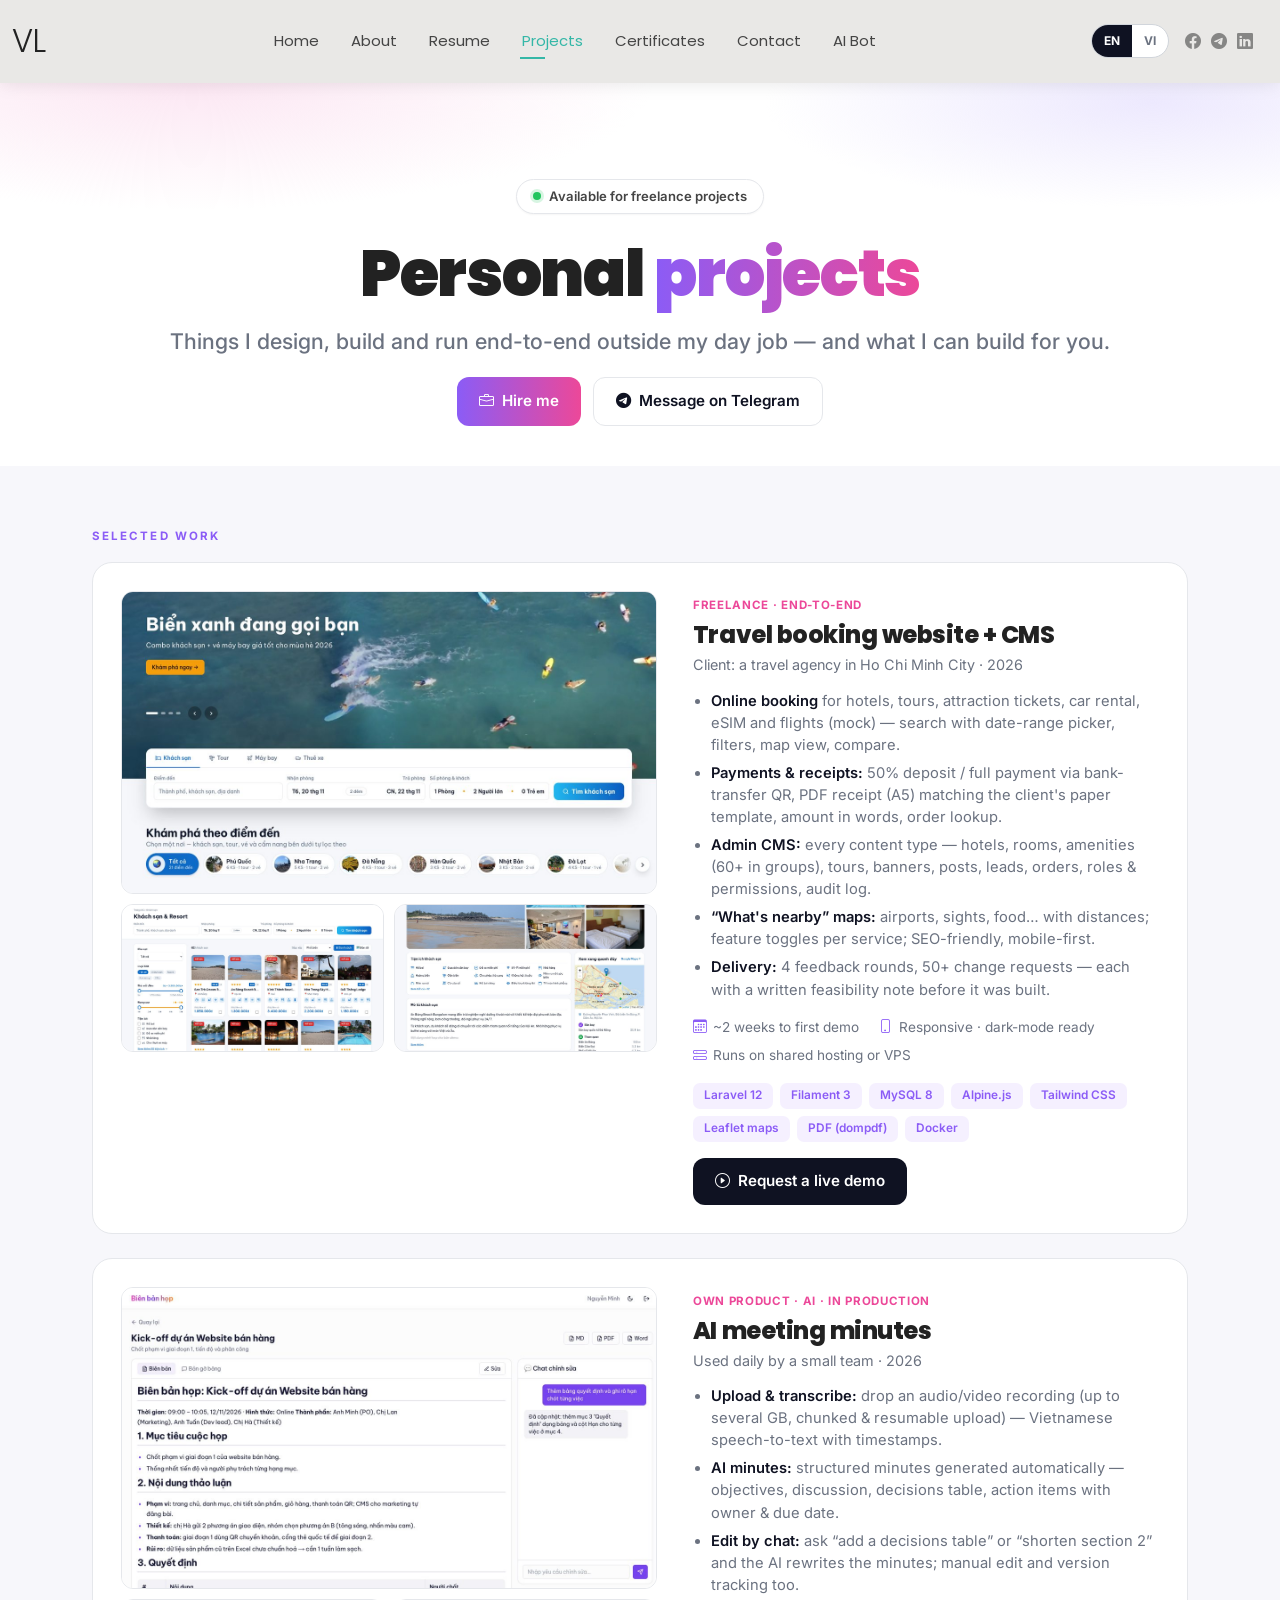
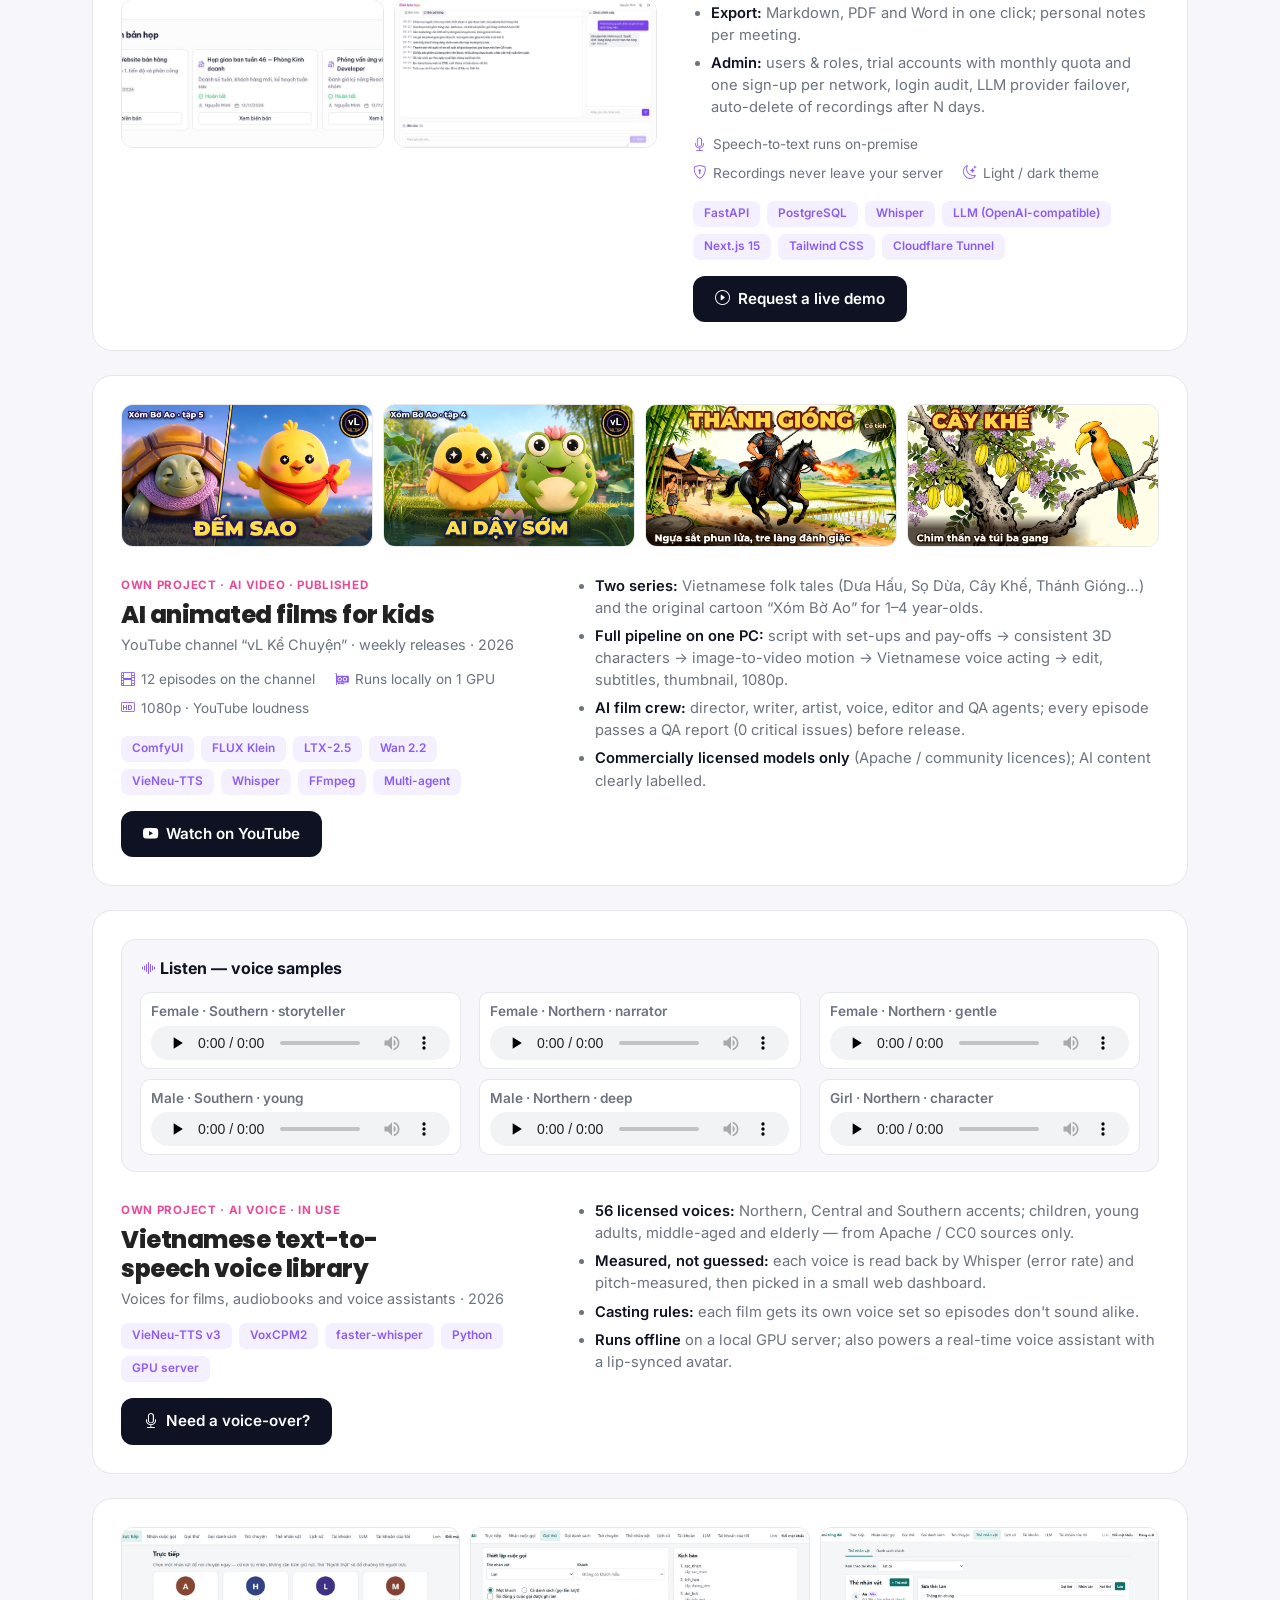
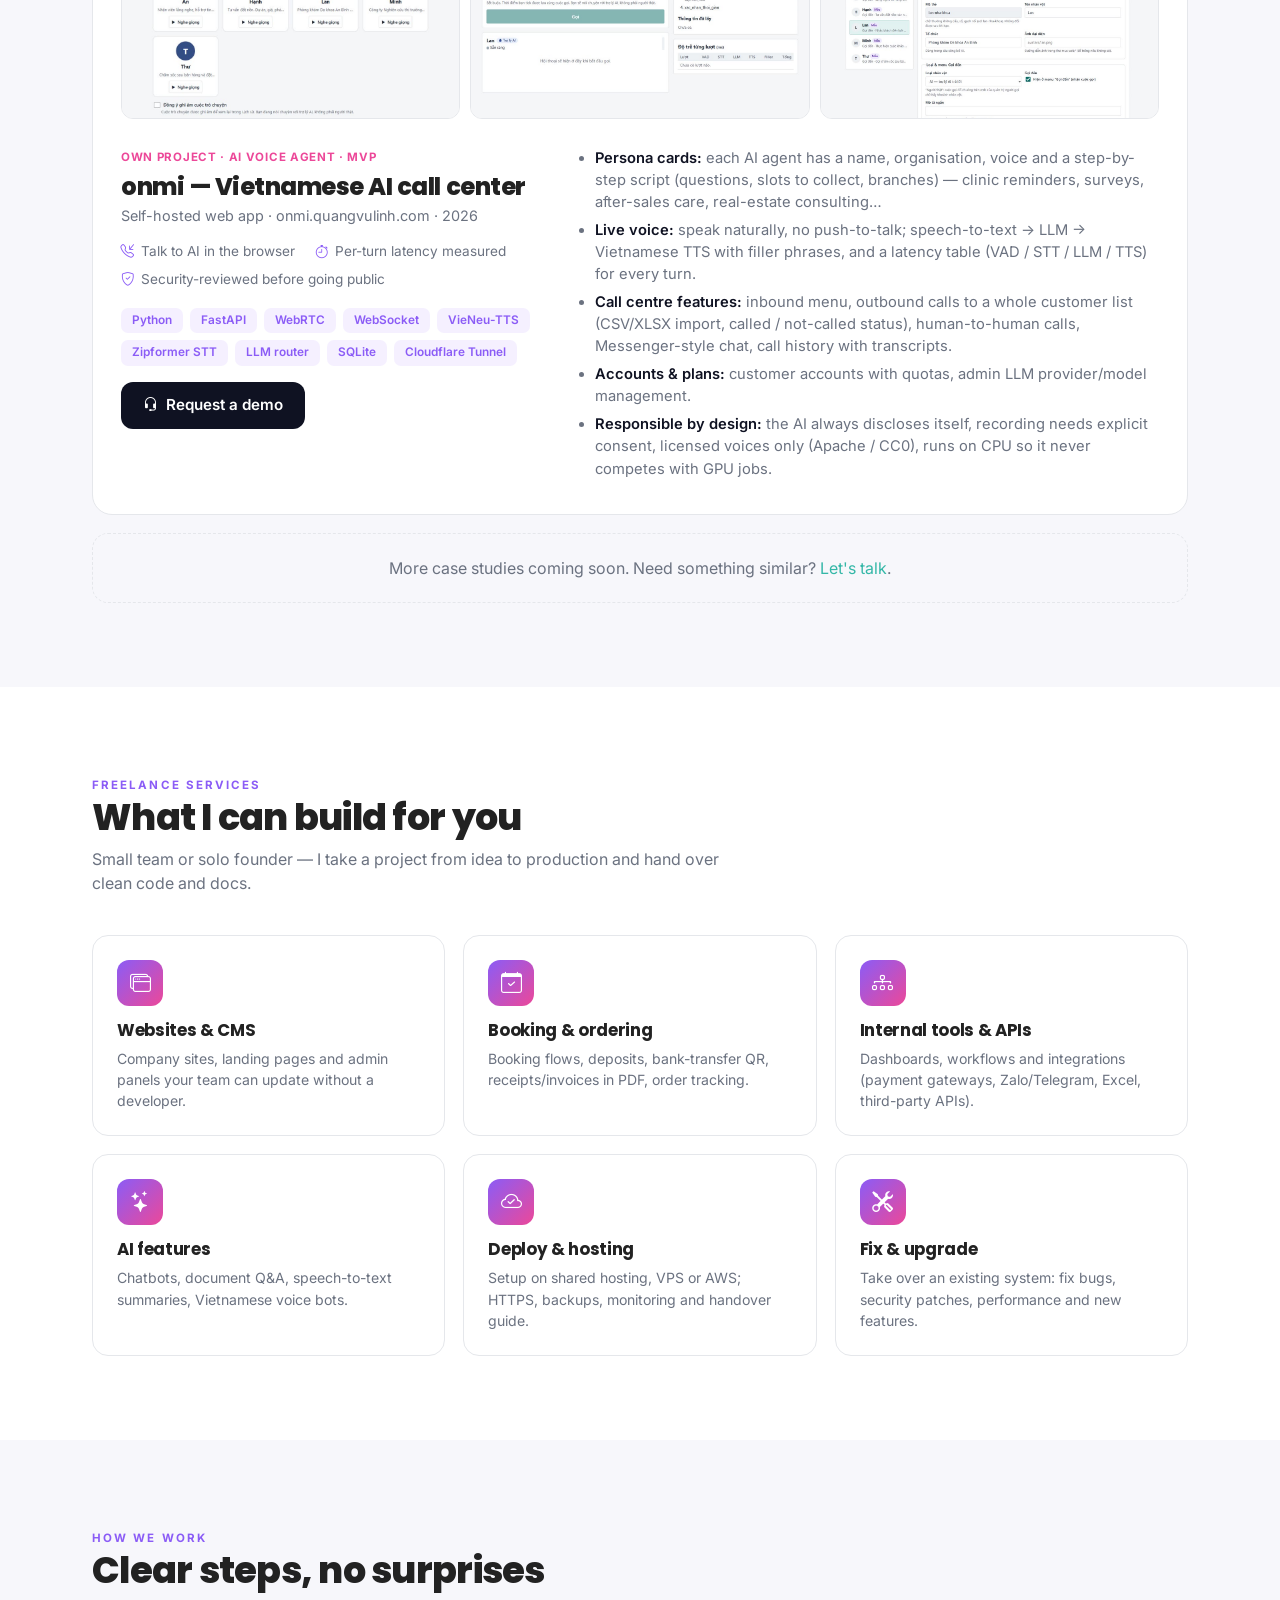
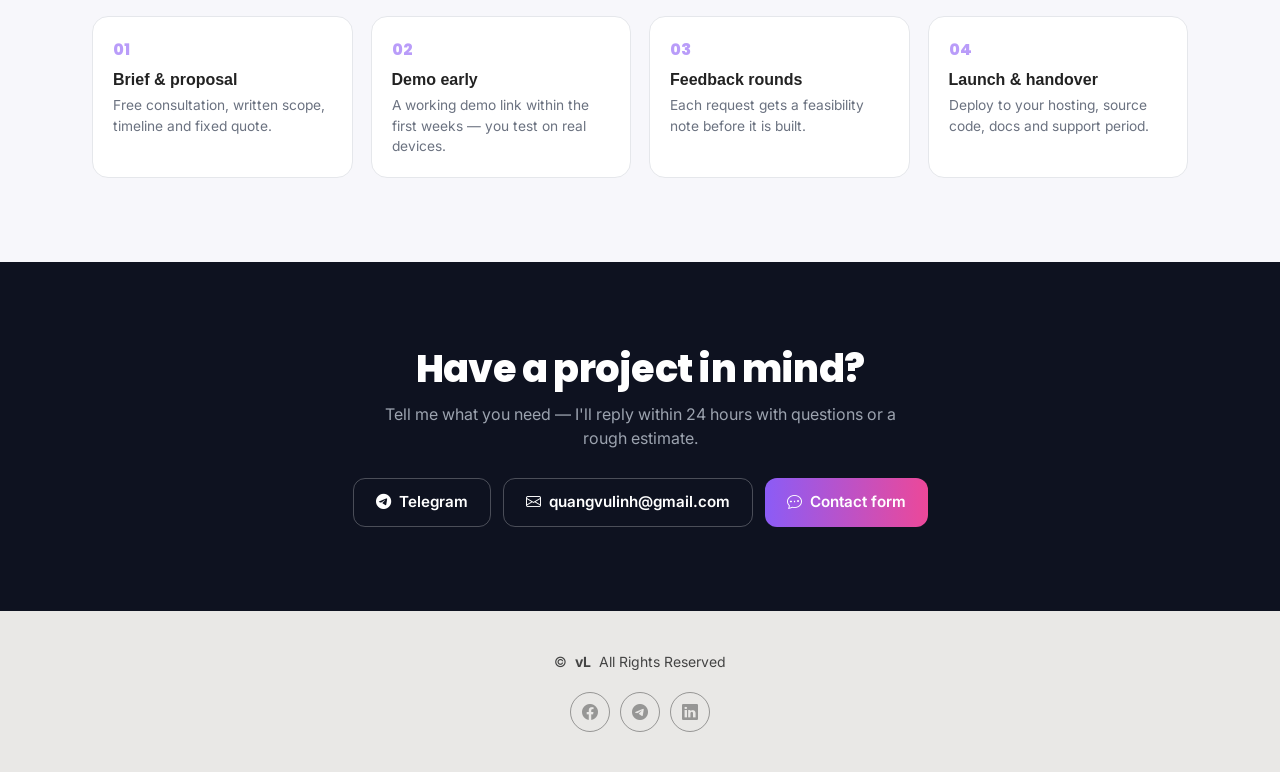
<file: projects.html>
<!DOCTYPE html>
<html lang="en" data-lang="en">

<head>
  <meta charset="utf-8">
  <meta content="width=device-width, initial-scale=1.0" name="viewport">
  <title>Projects & Freelance — Nguyen Van Vu Linh</title>
  <meta name="description" content="Personal projects and freelance services by Nguyen Van Vu Linh — web apps, CMS, booking systems, AI integration.">
  <meta name="keywords" content="Solutions Architect, Product Owner, Project Manager, Freelance, AWS, .NET, Python, Laravel">
  <script>
    /* Ngôn ngữ: chọn trước đó (localStorage) > ngôn ngữ trình duyệt. Chạy trước khi vẽ trang để không nháy chữ. */
    (function () {
      var l = localStorage.getItem('site-lang') || ((navigator.language || '').toLowerCase().indexOf('vi') === 0 ? 'vi' : 'en');
      document.documentElement.setAttribute('data-lang', l);
      document.documentElement.lang = l;
    })();
  </script>

  <!-- Favicons -->
  <link href="assets/img/favicon.png" rel="icon">
  <link href="assets/img/apple-touch-icon.png" rel="apple-touch-icon">

  <!-- Fonts -->
  <link href="https://fonts.googleapis.com" rel="preconnect">
  <link href="https://fonts.gstatic.com" rel="preconnect" crossorigin>
  <link href="https://fonts.googleapis.com/css2?family=Inter:wght@300;400;500;600;700;800;900&family=Poppins:wght@400;500;600;700;800&display=swap" rel="stylesheet">

  <!-- Vendor CSS -->
  <link href="assets/vendor/bootstrap/css/bootstrap.min.css" rel="stylesheet">
  <link href="assets/vendor/bootstrap-icons/bootstrap-icons.css" rel="stylesheet">
  <link href="assets/vendor/aos/aos.css" rel="stylesheet">
  <link href="assets/vendor/glightbox/css/glightbox.min.css" rel="stylesheet">

  <!-- Site CSS -->
  <link href="assets/css/main.css" rel="stylesheet">
  <link href="assets/css/site.css" rel="stylesheet">
  <style>
    /* Khối dự án trải ngang: media 1 hàng trên, chữ chia 2 cột dưới */
    .pj.pj-wide{grid-template-columns:1fr;gap:24px;}
    .pj-strip{display:grid;grid-template-columns:repeat(4,1fr);gap:10px;}
    .pj-strip a{display:block;border-radius:12px;overflow:hidden;border:1px solid var(--lp-line);}
    .pj-strip img{width:100%;display:block;aspect-ratio:16/9;object-fit:cover;transition:transform .3s ease;}
    .pj-strip a:hover img{transform:scale(1.03);}
    .pj-body{display:grid;grid-template-columns:minmax(0,5fr) minmax(0,7fr);gap:8px 40px;align-items:start;}
    .pj-body .pj-points ul{margin:4px 0 0;}
    .voice-box{background:var(--lp-bg-soft,#f6f5fb);border:1px solid var(--lp-line);border-radius:14px;padding:16px 18px;}
    .vb-title{font-weight:700;margin-bottom:12px;color:var(--lp-ink);}
    .vb-title i{color:var(--lp-accent);}
    .voice-grid{display:grid;grid-template-columns:repeat(3,1fr);gap:10px 18px;}
    .vc{display:flex;flex-direction:column;gap:4px;background:#fff;border:1px solid var(--lp-line);border-radius:10px;padding:8px 10px;}
    .vc-name{font-size:.85rem;font-weight:600;color:var(--lp-ink-soft);}
    .vc audio{width:100%;height:34px;}
    @media (max-width: 991px){
      .pj-strip{grid-template-columns:repeat(2,1fr);}
      .pj-body{grid-template-columns:1fr;}
      .voice-grid{grid-template-columns:repeat(2,1fr);}
    }
    @media (max-width: 560px){
      .voice-grid{grid-template-columns:1fr;}
    }
  </style>
</head>

<body class="lp" data-title-en="Projects &amp; Freelance — Nguyen Van Vu Linh" data-title-vi="Dự án &amp; Freelance — Nguyễn Văn Vũ Linh">

  <header id="header" class="header d-flex align-items-center light-background sticky-top">
    <div class="container-fluid position-relative d-flex align-items-center justify-content-between">

      <a href="index.html" class="logo d-flex align-items-center me-auto me-xl-0">
        <h1 class="sitename">vL</h1>
      </a>

      <nav id="navmenu" class="navmenu">
        <ul>
          <li><a href="index.html"><span lang="en">Home</span><span lang="vi">Trang chủ</span></a></li>
          <li><a href="about.html"><span lang="en">About</span><span lang="vi">Giới thiệu</span></a></li>
          <li><a href="resume.html"><span lang="en">Resume</span><span lang="vi">Hồ sơ</span></a></li>
          <li><a href="projects.html" class="active"><span lang="en">Projects</span><span lang="vi">Dự án</span></a></li>
          <li><a href="certificates.html"><span lang="en">Certificates</span><span lang="vi">Chứng chỉ</span></a></li>
          <li><a href="contact.html"><span lang="en">Contact</span><span lang="vi">Liên hệ</span></a></li>
          <li><a href="telegram.html"><span lang="en">AI Bot</span><span lang="vi">Bot AI</span></a></li>
        </ul>
        <i class="mobile-nav-toggle d-xl-none bi bi-list"></i>
      </nav>

      <div class="header-tools">
        <div class="lang-switch" role="group" aria-label="Language / Ngôn ngữ">
          <button type="button" data-set-lang="en" title="English">EN</button><button type="button" data-set-lang="vi" title="Tiếng Việt">VI</button>
        </div>
        <div class="header-social-links">
          <a target="_blank" rel="noopener" href="https://www.facebook.com/quangvulinh/" aria-label="Facebook"><i class="bi bi-facebook"></i></a>
          <a target="_blank" rel="noopener" href="https://t.me/linhnvv2/" aria-label="Telegram"><i class="bi bi-telegram"></i></a>
          <a target="_blank" rel="noopener" href="https://www.linkedin.com/in/quangvulinh/" aria-label="LinkedIn"><i class="bi bi-linkedin"></i></a>
        </div>
      </div>

    </div>
  </header>

  <main class="main">

    <!-- Hero -->
    <section class="lp-hero" style="padding-bottom:40px;">
      <div class="container" data-aos="fade-up">
        <span class="lp-badge"><span class="dot"></span>
          <span lang="en">Available for freelance projects</span><span lang="vi">Đang nhận dự án freelance</span></span>
        <h1 lang="en">Personal <span class="grad">projects</span></h1>
        <h1 lang="vi">Dự án <span class="grad">cá nhân</span></h1>
        <p class="role" lang="en">Things I design, build and run end-to-end outside my day job — and what I can build for you.</p>
        <p class="role" lang="vi">Những sản phẩm tôi tự thiết kế, xây dựng và vận hành trọn gói ngoài giờ — và những gì tôi có thể làm cho bạn.</p>
        <div class="lp-cta">
          <a class="lp-btn lp-btn-primary" style="background:linear-gradient(90deg,var(--lp-accent),var(--lp-accent2));" href="#hire"><i class="bi bi-briefcase"></i>
            <span lang="en">Hire me</span><span lang="vi">Thuê tôi làm dự án</span></a>
          <a class="lp-btn lp-btn-ghost" target="_blank" rel="noopener" href="https://t.me/linhnvv2/"><i class="bi bi-telegram"></i>
            <span lang="en">Message on Telegram</span><span lang="vi">Nhắn Telegram</span></a>
        </div>
      </div>
    </section>

    <!-- Projects -->
    <section class="lp-section" style="background:var(--lp-bg-soft);padding-top:56px;">
      <div class="container">
        <span class="lp-eyebrow" lang="en">Selected work</span><span class="lp-eyebrow" lang="vi">Dự án tiêu biểu</span>

        <article class="pj mt-3" data-aos="fade-up">
          <div class="pj-shots">
            <a href="assets/img/projects/travel-home.jpg" class="glightbox" data-gallery="travel"><img src="assets/img/projects/travel-home.jpg" alt="Travel booking website — home page" loading="lazy"></a>
            <a href="assets/img/projects/travel-hotels.jpg" class="glightbox" data-gallery="travel"><img src="assets/img/projects/travel-hotels.jpg" alt="Hotel search with filters" loading="lazy"></a>
            <a href="assets/img/projects/travel-detail.jpg" class="glightbox" data-gallery="travel"><img src="assets/img/projects/travel-detail.jpg" alt="Hotel detail with nearby map" loading="lazy"></a>
            <a href="assets/img/projects/travel-car.jpg" class="glightbox" data-gallery="travel" style="display:none"><img src="assets/img/projects/travel-car.jpg" alt="Car rental" loading="lazy"></a>
          </div>
          <div>
            <span class="role" style="display:inline-block;font-size:.72rem;font-weight:700;color:var(--lp-accent2);text-transform:uppercase;letter-spacing:.06em;">
              <span lang="en">Freelance · end-to-end</span><span lang="vi">Freelance · trọn gói</span></span>
            <h3 lang="en">Travel booking website + CMS</h3>
            <h3 lang="vi">Website đặt dịch vụ du lịch + CMS</h3>
            <p class="client" lang="en">Client: a travel agency in Ho Chi Minh City · 2026</p>
            <p class="client" lang="vi">Khách hàng: công ty du lịch tại TP.HCM · 2026</p>
            <ul lang="en">
              <li><b>Online booking</b> for hotels, tours, attraction tickets, car rental, eSIM and flights (mock) — search with date-range picker, filters, map view, compare.</li>
              <li><b>Payments &amp; receipts:</b> 50% deposit / full payment via bank-transfer QR, PDF receipt (A5) matching the client's paper template, amount in words, order lookup.</li>
              <li><b>Admin CMS:</b> every content type — hotels, rooms, amenities (60+ in groups), tours, banners, posts, leads, orders, roles &amp; permissions, audit log.</li>
              <li><b>“What's nearby” maps:</b> airports, sights, food… with distances; feature toggles per service; SEO-friendly, mobile-first.</li>
              <li><b>Delivery:</b> 4 feedback rounds, 50+ change requests — each with a written feasibility note before it was built.</li>
            </ul>
            <ul lang="vi">
              <li><b>Đặt dịch vụ online:</b> khách sạn, tour, vé vui chơi, thuê xe, eSIM, vé máy bay (mô phỏng) — tìm kiếm có lịch chọn khoảng ngày, bộ lọc, xem bản đồ, so sánh.</li>
              <li><b>Thanh toán &amp; phiếu thu:</b> cọc 50% / thanh toán đủ qua QR chuyển khoản, phiếu thu PDF khổ A5 đúng mẫu giấy của khách, số tiền bằng chữ, tra cứu đơn.</li>
              <li><b>CMS quản trị:</b> mọi nội dung — khách sạn, phòng, 60+ tiện ích chia theo nhóm, tour, banner, bài viết, khách hàng tiềm năng, đơn hàng, phân quyền, nhật ký.</li>
              <li><b>Bản đồ “Xem xung quanh”:</b> sân bay, điểm tham quan, ăn uống… kèm khoảng cách; bật/tắt từng mảng dịch vụ; chuẩn SEO, thiết kế ưu tiên di động.</li>
              <li><b>Bàn giao:</b> 4 vòng góp ý, xử lý 50+ yêu cầu — mỗi yêu cầu đều được đánh giá tính khả thi trước khi làm.</li>
            </ul>
            <div class="facts">
              <span><i class="bi bi-calendar3"></i><span lang="en">~2 weeks to first demo</span><span lang="vi">Bản demo đầu tiên sau ~2 tuần</span></span>
              <span><i class="bi bi-phone"></i><span lang="en">Responsive · dark-mode ready</span><span lang="vi">Giao diện tốt trên điện thoại</span></span>
              <span><i class="bi bi-hdd-stack"></i><span lang="en">Runs on shared hosting or VPS</span><span lang="vi">Chạy trên shared hosting hoặc VPS</span></span>
            </div>
            <div class="lp-tags mb-3">
              <span class="lp-tag">Laravel 12</span><span class="lp-tag">Filament 3</span><span class="lp-tag">MySQL 8</span><span class="lp-tag">Alpine.js</span>
              <span class="lp-tag">Tailwind CSS</span><span class="lp-tag">Leaflet maps</span><span class="lp-tag">PDF (dompdf)</span><span class="lp-tag">Docker</span>
            </div>
            <a class="lp-btn lp-btn-primary" href="contact.html"><i class="bi bi-play-circle"></i><span lang="en">Request a live demo</span><span lang="vi">Yêu cầu demo</span></a>
          </div>
        </article>

        <article class="pj mt-4" data-aos="fade-up">
          <div class="pj-shots">
            <a href="assets/img/projects/meeting-detail.jpg" class="glightbox" data-gallery="meeting"><img src="assets/img/projects/meeting-detail.jpg" alt="AI meeting minutes with chat-based editing" loading="lazy"></a>
            <a href="assets/img/projects/meeting-list.jpg" class="glightbox" data-gallery="meeting"><img src="assets/img/projects/meeting-list.jpg" alt="Meeting list" loading="lazy"></a>
            <a href="assets/img/projects/meeting-transcript.jpg" class="glightbox" data-gallery="meeting"><img src="assets/img/projects/meeting-transcript.jpg" alt="Timestamped transcript" loading="lazy"></a>
          </div>
          <div>
            <span class="role" style="display:inline-block;font-size:.72rem;font-weight:700;color:var(--lp-accent2);text-transform:uppercase;letter-spacing:.06em;">
              <span lang="en">Own product · AI · in production</span><span lang="vi">Sản phẩm tự làm · AI · đang chạy thật</span></span>
            <h3 lang="en">AI meeting minutes</h3>
            <h3 lang="vi">Tạo biên bản họp bằng AI</h3>
            <p class="client" lang="en">Used daily by a small team · 2026</p>
            <p class="client" lang="vi">Một nhóm nhỏ dùng hằng ngày · 2026</p>
            <ul lang="en">
              <li><b>Upload &amp; transcribe:</b> drop an audio/video recording (up to several GB, chunked &amp; resumable upload) — Vietnamese speech-to-text with timestamps.</li>
              <li><b>AI minutes:</b> structured minutes generated automatically — objectives, discussion, decisions table, action items with owner &amp; due date.</li>
              <li><b>Edit by chat:</b> ask “add a decisions table” or “shorten section 2” and the AI rewrites the minutes; manual edit and version tracking too.</li>
              <li><b>Export:</b> Markdown, PDF and Word in one click; personal notes per meeting.</li>
              <li><b>Admin:</b> users &amp; roles, trial accounts with monthly quota and one sign-up per network, login audit, LLM provider failover, auto-delete of recordings after N days.</li>
            </ul>
            <ul lang="vi">
              <li><b>Tải lên &amp; gỡ băng:</b> kéo thả file ghi âm/video (tới vài GB, tải theo mảnh, mạng chập chờn vẫn tiếp tục được) — chuyển giọng nói tiếng Việt thành chữ, có mốc thời gian.</li>
              <li><b>Biên bản tự động:</b> AI viết biên bản đúng khung — mục tiêu, nội dung thảo luận, bảng quyết định, việc cần làm kèm người phụ trách và hạn.</li>
              <li><b>Sửa bằng chat:</b> gõ “thêm bảng quyết định”, “rút gọn mục 2”… AI viết lại biên bản; vẫn sửa tay được.</li>
              <li><b>Xuất file:</b> Markdown, PDF, Word chỉ 1 cú bấm; ghi chú riêng cho từng cuộc họp.</li>
              <li><b>Quản trị:</b> người dùng &amp; phân quyền, tài khoản dùng thử giới hạn lượt/tháng và mỗi mạng 1 tài khoản, nhật ký đăng nhập, tự chuyển nhà cung cấp AI khi lỗi, tự xoá file ghi âm sau N ngày.</li>
            </ul>
            <div class="facts">
              <span><i class="bi bi-mic"></i><span lang="en">Speech-to-text runs on-premise</span><span lang="vi">Gỡ băng chạy trên máy chủ riêng</span></span>
              <span><i class="bi bi-shield-lock"></i><span lang="en">Recordings never leave your server</span><span lang="vi">File ghi âm không gửi ra ngoài</span></span>
              <span><i class="bi bi-moon-stars"></i><span lang="en">Light / dark theme</span><span lang="vi">Giao diện sáng / tối</span></span>
            </div>
            <div class="lp-tags mb-3">
              <span class="lp-tag">FastAPI</span><span class="lp-tag">PostgreSQL</span><span class="lp-tag">Whisper</span><span class="lp-tag">LLM (OpenAI-compatible)</span>
              <span class="lp-tag">Next.js 15</span><span class="lp-tag">Tailwind CSS</span><span class="lp-tag">Cloudflare Tunnel</span>
            </div>
            <a class="lp-btn lp-btn-primary" href="mailto:quangvulinh@gmail.com?subject=Demo%20AI%20meeting%20minutes"><i class="bi bi-play-circle"></i><span lang="en">Request a live demo</span><span lang="vi">Yêu cầu demo</span></a>
          </div>
        </article>


        <article class="pj pj-wide mt-4" data-aos="fade-up">
          <div class="pj-strip">
            <a href="https://youtu.be/k7YQ4t83S5A" target="_blank" rel="noopener"><img src="assets/img/projects/film-xom-bo-ao-5.jpg" alt="Xóm Bờ Ao tập 5 — Đếm sao" loading="lazy"></a>
            <a href="https://youtu.be/op4oVb9mQUE" target="_blank" rel="noopener"><img src="assets/img/projects/film-xom-bo-ao-4.jpg" alt="Xóm Bờ Ao tập 4 — Ai dậy sớm" loading="lazy"></a>
            <a href="https://youtu.be/1KU1VzRPNsU" target="_blank" rel="noopener"><img src="assets/img/projects/film-thanh-giong.jpg" alt="Thánh Gióng" loading="lazy"></a>
            <a href="https://youtu.be/uo1RdYgeEuw" target="_blank" rel="noopener"><img src="assets/img/projects/film-cay-khe.jpg" alt="Cây Khế" loading="lazy"></a>
          </div>
          <div class="pj-body">
            <div class="pj-head">
            <span class="role" style="display:inline-block;font-size:.72rem;font-weight:700;color:var(--lp-accent2);text-transform:uppercase;letter-spacing:.06em;">
              <span lang="en">Own project · AI video · published</span><span lang="vi">Dự án cá nhân · phim AI · đã phát hành</span></span>
            <h3 lang="en">AI animated films for kids</h3>
            <h3 lang="vi">Phim hoạt hình AI cho bé</h3>
            <p class="client" lang="en">YouTube channel “vL Kể Chuyện” · weekly releases · 2026</p>
            <p class="client" lang="vi">Kênh YouTube “vL Kể Chuyện” · ra tập mỗi tuần · 2026</p>
            <div class="facts">
              <span><i class="bi bi-film"></i><span lang="en">12 episodes on the channel</span><span lang="vi">12 tập trên kênh</span></span>
              <span><i class="bi bi-gpu-card"></i><span lang="en">Runs locally on 1 GPU</span><span lang="vi">Chạy local trên 1 GPU</span></span>
              <span><i class="bi bi-badge-hd"></i><span lang="en">1080p · YouTube loudness</span><span lang="vi">1080p · âm lượng chuẩn YouTube</span></span>
            </div>
            <div class="lp-tags mb-3">
              <span class="lp-tag">ComfyUI</span><span class="lp-tag">FLUX Klein</span><span class="lp-tag">LTX-2.5</span><span class="lp-tag">Wan 2.2</span>
              <span class="lp-tag">VieNeu-TTS</span><span class="lp-tag">Whisper</span><span class="lp-tag">FFmpeg</span><span class="lp-tag">Multi-agent</span>
            </div>
            <a class="lp-btn lp-btn-primary" href="https://www.youtube.com/@vLKeChuyen" target="_blank" rel="noopener"><i class="bi bi-youtube"></i><span lang="en">Watch on YouTube</span><span lang="vi">Xem trên YouTube</span></a>
            </div>
            <div class="pj-points">
            <ul lang="en">
              <li><b>Two series:</b> Vietnamese folk tales (Dưa Hấu, Sọ Dừa, Cây Khế, Thánh Gióng…) and the original cartoon “Xóm Bờ Ao” for 1–4 year-olds.</li>
              <li><b>Full pipeline on one PC:</b> script with set-ups and pay-offs → consistent 3D characters → image-to-video motion → Vietnamese voice acting → edit, subtitles, thumbnail, 1080p.</li>
              <li><b>AI film crew:</b> director, writer, artist, voice, editor and QA agents; every episode passes a QA report (0 critical issues) before release.</li>
              <li><b>Commercially licensed models only</b> (Apache / community licences); AI content clearly labelled.</li>
            </ul>
            <ul lang="vi">
              <li><b>Hai series:</b> cổ tích Việt Nam (Dưa Hấu, Sọ Dừa, Cây Khế, Thánh Gióng…) và phim hoạt hình tự sáng tác “Xóm Bờ Ao” cho bé 1–4 tuổi.</li>
              <li><b>Trọn quy trình trên 1 máy:</b> kịch bản có cài cắm – mở nút → nhân vật 3D giữ nhất quán → ảnh thành video chuyển động → lồng tiếng Việt → dựng, phụ đề, thumbnail, 1080p.</li>
              <li><b>Đội làm phim AI:</b> đạo diễn, biên kịch, hoạ sĩ, lồng tiếng, dựng phim và QA; mỗi tập phải qua báo cáo QA (0 lỗi nặng) mới phát hành.</li>
              <li><b>Chỉ dùng model cho phép thương mại</b> (Apache / community licence), ghi rõ nội dung có dùng AI.</li>
            </ul>
            </div>
          </div>
        </article>

        <article class="pj pj-wide mt-4" data-aos="fade-up">
          <div class="voice-box">
            <div class="vb-title"><i class="bi bi-soundwave"></i> <span lang="en">Listen — voice samples</span><span lang="vi">Nghe thử giọng đọc</span></div>
            <div class="voice-grid">
              <div class="vc"><div class="vc-name"><span lang="vi">Nữ · miền Nam · kể chuyện</span><span lang="en">Female · Southern · storyteller</span></div><audio controls preload="none" src="assets/audio/voice-nu_tn_nam_myduyen.mp3"></audio></div>
              <div class="vc"><div class="vc-name"><span lang="vi">Nữ · miền Bắc · dẫn truyện</span><span lang="en">Female · Northern · narrator</span></div><audio controls preload="none" src="assets/audio/voice-nu_tn_bac_quynhanh.mp3"></audio></div>
              <div class="vc"><div class="vc-name"><span lang="vi">Nữ · miền Bắc · dịu dàng</span><span lang="en">Female · Northern · gentle</span></div><audio controls preload="none" src="assets/audio/voice-nu_tn_bac_ngoclinh.mp3"></audio></div>
              <div class="vc"><div class="vc-name"><span lang="vi">Nam · miền Nam · trẻ</span><span lang="en">Male · Southern · young</span></div><audio controls preload="none" src="assets/audio/voice-nam_tn_nam_adam.mp3"></audio></div>
              <div class="vc"><div class="vc-name"><span lang="vi">Nam · miền Bắc · trầm ấm</span><span lang="en">Male · Northern · deep</span></div><audio controls preload="none" src="assets/audio/voice-nam_trungnien_bac_thientamduc.mp3"></audio></div>
              <div class="vc"><div class="vc-name"><span lang="vi">Bé gái · miền Bắc · nhân vật</span><span lang="en">Girl · Northern · character</span></div><audio controls preload="none" src="assets/audio/voice-nu_tre_bac_cv03.mp3"></audio></div>
            </div>
          </div>
          <div class="pj-body">
            <div class="pj-head">
            <span class="role" style="display:inline-block;font-size:.72rem;font-weight:700;color:var(--lp-accent2);text-transform:uppercase;letter-spacing:.06em;">
              <span lang="en">Own project · AI voice · in use</span><span lang="vi">Dự án cá nhân · giọng đọc AI · đang dùng</span></span>
            <h3 lang="en">Vietnamese text-to-speech voice library</h3>
            <h3 lang="vi">Thư viện giọng đọc tiếng Việt (TTS)</h3>
            <p class="client" lang="en">Voices for films, audiobooks and voice assistants · 2026</p>
            <p class="client" lang="vi">Giọng cho phim, sách nói, trợ lý giọng nói · 2026</p>
            <div class="lp-tags mb-3">
              <span class="lp-tag">VieNeu-TTS v3</span><span class="lp-tag">VoxCPM2</span><span class="lp-tag">faster-whisper</span><span class="lp-tag">Python</span><span class="lp-tag">GPU server</span>
            </div>
            <a class="lp-btn lp-btn-primary" href="contact.html"><i class="bi bi-mic"></i><span lang="en">Need a voice-over?</span><span lang="vi">Cần lồng tiếng?</span></a>
            </div>
            <div class="pj-points">
            <ul lang="en">
              <li><b>56 licensed voices:</b> Northern, Central and Southern accents; children, young adults, middle-aged and elderly — from Apache / CC0 sources only.</li>
              <li><b>Measured, not guessed:</b> each voice is read back by Whisper (error rate) and pitch-measured, then picked in a small web dashboard.</li>
              <li><b>Casting rules:</b> each film gets its own voice set so episodes don't sound alike.</li>
              <li><b>Runs offline</b> on a local GPU server; also powers a real-time voice assistant with a lip-synced avatar.</li>
            </ul>
            <ul lang="vi">
              <li><b>56 giọng hợp pháp:</b> giọng Bắc, Trung, Nam; trẻ em, thanh niên, trung niên, người già — chỉ lấy từ nguồn Apache / CC0.</li>
              <li><b>Chấm điểm bằng số:</b> mỗi giọng được Whisper nghe lại để đo lỗi và đo cao độ, rồi chọn qua một trang web nhỏ.</li>
              <li><b>Phân vai:</b> mỗi phim một bộ giọng riêng để các tập không nghe giống nhau.</li>
              <li><b>Chạy offline</b> trên máy chủ GPU riêng; dùng luôn cho trợ lý giọng nói có avatar nhép miệng.</li>
            </ul>
            </div>
          </div>
        </article>

        <article class="pj pj-wide mt-4" data-aos="fade-up">
          <div class="pj-strip" style="grid-template-columns:repeat(3,1fr)">
            <a href="assets/img/projects/onmi-live.jpg" class="glightbox" data-gallery="onmi"><img src="assets/img/projects/onmi-live.jpg" alt="onmi — chọn nhân vật AI để nói chuyện trực tiếp" loading="lazy"></a>
            <a href="assets/img/projects/onmi-call.jpg" class="glightbox" data-gallery="onmi"><img src="assets/img/projects/onmi-call.jpg" alt="onmi — gọi thử: kịch bản, thông tin lấy được, độ trễ từng lượt" loading="lazy"></a>
            <a href="assets/img/projects/onmi-personas.jpg" class="glightbox" data-gallery="onmi"><img src="assets/img/projects/onmi-personas.jpg" alt="onmi — soạn thẻ nhân vật" loading="lazy"></a>
          </div>
          <div class="pj-body">
            <div class="pj-head">
              <span class="role" style="display:inline-block;font-size:.72rem;font-weight:700;color:var(--lp-accent2);text-transform:uppercase;letter-spacing:.06em;">
                <span lang="en">Own project · AI voice agent · MVP</span><span lang="vi">Dự án cá nhân · tổng đài AI · bản MVP</span></span>
              <h3 lang="en">onmi — Vietnamese AI call center</h3>
              <h3 lang="vi">onmi — tổng đài AI nói tiếng Việt</h3>
              <p class="client" lang="en">Self-hosted web app · onmi.quangvulinh.com · 2026</p>
              <p class="client" lang="vi">Web app tự host · onmi.quangvulinh.com · 2026</p>
              <div class="facts">
                <span><i class="bi bi-telephone-inbound"></i><span lang="en">Talk to AI in the browser</span><span lang="vi">Gọi AI ngay trên trình duyệt</span></span>
                <span><i class="bi bi-stopwatch"></i><span lang="en">Per-turn latency measured</span><span lang="vi">Đo độ trễ từng lượt nói</span></span>
                <span><i class="bi bi-shield-check"></i><span lang="en">Security-reviewed before going public</span><span lang="vi">Rà bảo mật trước khi mở công khai</span></span>
              </div>
              <div class="lp-tags mb-3">
                <span class="lp-tag">Python</span><span class="lp-tag">FastAPI</span><span class="lp-tag">WebRTC</span><span class="lp-tag">WebSocket</span>
                <span class="lp-tag">VieNeu-TTS</span><span class="lp-tag">Zipformer STT</span><span class="lp-tag">LLM router</span><span class="lp-tag">SQLite</span><span class="lp-tag">Cloudflare Tunnel</span>
              </div>
              <a class="lp-btn lp-btn-primary" href="contact.html"><i class="bi bi-headset"></i><span lang="en">Request a demo</span><span lang="vi">Yêu cầu demo</span></a>
            </div>
            <div class="pj-points">
              <ul lang="en">
                <li><b>Persona cards:</b> each AI agent has a name, organisation, voice and a step-by-step script (questions, slots to collect, branches) — clinic reminders, surveys, after-sales care, real-estate consulting…</li>
                <li><b>Live voice:</b> speak naturally, no push-to-talk; speech-to-text → LLM → Vietnamese TTS with filler phrases, and a latency table (VAD / STT / LLM / TTS) for every turn.</li>
                <li><b>Call centre features:</b> inbound menu, outbound calls to a whole customer list (CSV/XLSX import, called / not-called status), human-to-human calls, Messenger-style chat, call history with transcripts.</li>
                <li><b>Accounts &amp; plans:</b> customer accounts with quotas, admin LLM provider/model management.</li>
                <li><b>Responsible by design:</b> the AI always discloses itself, recording needs explicit consent, licensed voices only (Apache / CC0), runs on CPU so it never competes with GPU jobs.</li>
              </ul>
              <ul lang="vi">
                <li><b>Thẻ nhân vật:</b> mỗi trợ lý AI có tên, tổ chức, giọng và kịch bản từng bước (câu hỏi, thông tin cần lấy, rẽ nhánh) — nhắc lịch phòng khám, khảo sát, chăm sóc sau bán, tư vấn đất nền…</li>
                <li><b>Nói chuyện trực tiếp:</b> cứ nói tự nhiên, không cần giữ nút; giọng → chữ → LLM → giọng đọc tiếng Việt có câu đệm, kèm bảng độ trễ (VAD / STT / LLM / TTS) cho từng lượt.</li>
                <li><b>Đủ chức năng tổng đài:</b> menu gọi đến, gọi lần lượt cả danh sách khách (nhập CSV/XLSX, đánh dấu đã gọi / chưa gọi), gọi người với người, trò chuyện kiểu Messenger, lịch sử cuộc gọi kèm lời thoại.</li>
                <li><b>Tài khoản &amp; gói:</b> tài khoản khách có hạn mức, trang quản trị chọn nhà cung cấp / model LLM.</li>
                <li><b>Làm đúng ngay từ đầu:</b> AI luôn tự giới thiệu là AI, ghi âm phải có đồng ý, chỉ dùng giọng có giấy phép (Apache / CC0), chạy CPU để không tranh GPU với việc khác.</li>
              </ul>
            </div>
          </div>
        </article>

        <div class="more-soon" data-aos="fade-up">
          <span lang="en">More case studies coming soon. Need something similar? <a href="#hire">Let's talk</a>.</span>
          <span lang="vi">Sẽ cập nhật thêm dự án. Bạn cần sản phẩm tương tự? <a href="#hire">Liên hệ ngay</a>.</span>
        </div>
      </div>
    </section>

    <!-- Services -->
    <section class="lp-section svc" id="hire">
      <div class="container" data-aos="fade-up">
        <span class="lp-eyebrow" lang="en">Freelance services</span><span class="lp-eyebrow" lang="vi">Nhận làm freelance</span>
        <h2 lang="en">What I can build for you</h2><h2 lang="vi">Tôi có thể làm gì cho bạn</h2>
        <p class="lp-sub" lang="en">Small team or solo founder — I take a project from idea to production and hand over clean code and docs.</p>
        <p class="lp-sub" lang="vi">Doanh nghiệp nhỏ hay cá nhân khởi nghiệp — tôi làm trọn từ ý tưởng tới chạy thật, bàn giao code sạch và tài liệu đầy đủ.</p>
        <div class="lp-grid">
          <div class="lp-card"><div class="ico"><i class="bi bi-window-stack"></i></div>
            <h3 lang="en">Websites &amp; CMS</h3><h3 lang="vi">Website &amp; trang quản trị</h3>
            <p lang="en">Company sites, landing pages and admin panels your team can update without a developer.</p>
            <p lang="vi">Website công ty, landing page, trang quản trị để nhân viên tự cập nhật nội dung.</p></div>
          <div class="lp-card"><div class="ico"><i class="bi bi-calendar-check"></i></div>
            <h3 lang="en">Booking &amp; ordering</h3><h3 lang="vi">Đặt chỗ &amp; bán hàng</h3>
            <p lang="en">Booking flows, deposits, bank-transfer QR, receipts/invoices in PDF, order tracking.</p>
            <p lang="vi">Luồng đặt chỗ, đặt cọc, QR chuyển khoản, phiếu thu/hoá đơn PDF, tra cứu đơn.</p></div>
          <div class="lp-card"><div class="ico"><i class="bi bi-diagram-3"></i></div>
            <h3 lang="en">Internal tools &amp; APIs</h3><h3 lang="vi">Phần mềm nội bộ &amp; API</h3>
            <p lang="en">Dashboards, workflows and integrations (payment gateways, Zalo/Telegram, Excel, third-party APIs).</p>
            <p lang="vi">Dashboard, quy trình nội bộ, kết nối hệ thống (cổng thanh toán, Zalo/Telegram, Excel, API bên thứ ba).</p></div>
          <div class="lp-card"><div class="ico"><i class="bi bi-stars"></i></div>
            <h3 lang="en">AI features</h3><h3 lang="vi">Tích hợp AI</h3>
            <p lang="en">Chatbots, document Q&amp;A, speech-to-text summaries, Vietnamese voice bots.</p>
            <p lang="vi">Chatbot, hỏi đáp tài liệu, ghi âm → tóm tắt, voice bot tiếng Việt.</p></div>
          <div class="lp-card"><div class="ico"><i class="bi bi-cloud-check"></i></div>
            <h3 lang="en">Deploy &amp; hosting</h3><h3 lang="vi">Triển khai &amp; vận hành</h3>
            <p lang="en">Setup on shared hosting, VPS or AWS; HTTPS, backups, monitoring and handover guide.</p>
            <p lang="vi">Cài lên hosting, VPS hoặc AWS; HTTPS, sao lưu, giám sát và tài liệu bàn giao.</p></div>
          <div class="lp-card"><div class="ico"><i class="bi bi-tools"></i></div>
            <h3 lang="en">Fix &amp; upgrade</h3><h3 lang="vi">Sửa lỗi &amp; nâng cấp</h3>
            <p lang="en">Take over an existing system: fix bugs, security patches, performance and new features.</p>
            <p lang="vi">Tiếp nhận hệ thống có sẵn: sửa lỗi, vá bảo mật, tăng tốc và thêm tính năng.</p></div>
        </div>
      </div>
    </section>

    <!-- Process -->
    <section class="lp-section" style="background:var(--lp-bg-soft);">
      <div class="container" data-aos="fade-up">
        <span class="lp-eyebrow" lang="en">How we work</span><span class="lp-eyebrow" lang="vi">Cách làm việc</span>
        <h2 lang="en">Clear steps, no surprises</h2><h2 lang="vi">Rõ ràng từng bước</h2>
        <div class="steps mt-4">
          <div class="it"><h4 lang="en">Brief &amp; proposal</h4><h4 lang="vi">Trao đổi &amp; đề xuất</h4>
            <p lang="en">Free consultation, written scope, timeline and fixed quote.</p><p lang="vi">Tư vấn miễn phí, gửi phạm vi, tiến độ và báo giá cố định.</p></div>
          <div class="it"><h4 lang="en">Demo early</h4><h4 lang="vi">Có demo sớm</h4>
            <p lang="en">A working demo link within the first weeks — you test on real devices.</p><p lang="vi">Có link demo chạy thật ngay những tuần đầu để bạn dùng thử.</p></div>
          <div class="it"><h4 lang="en">Feedback rounds</h4><h4 lang="vi">Góp ý theo vòng</h4>
            <p lang="en">Each request gets a feasibility note before it is built.</p><p lang="vi">Mỗi yêu cầu đều được đánh giá khả thi trước khi làm.</p></div>
          <div class="it"><h4 lang="en">Launch &amp; handover</h4><h4 lang="vi">Chạy thật &amp; bàn giao</h4>
            <p lang="en">Deploy to your hosting, source code, docs and support period.</p><p lang="vi">Đưa lên hosting của bạn, bàn giao source, tài liệu và thời gian hỗ trợ.</p></div>
        </div>
      </div>
    </section>

    <!-- Final CTA -->
    <section class="lp-final">
      <div class="container" data-aos="fade-up">
        <h2 lang="en">Have a project in mind?</h2><h2 lang="vi">Bạn đang có dự án?</h2>
        <p lang="en">Tell me what you need — I'll reply within 24 hours with questions or a rough estimate.</p>
        <p lang="vi">Gửi tôi nhu cầu của bạn — tôi phản hồi trong 24 giờ với câu hỏi hoặc ước lượng sơ bộ.</p>
        <div class="lp-cta">
          <a class="lp-btn lp-btn-ghost" style="background:transparent;color:#fff;border-color:rgba(255,255,255,.25);" target="_blank" rel="noopener" href="https://t.me/linhnvv2/"><i class="bi bi-telegram"></i>Telegram</a>
          <a class="lp-btn lp-btn-ghost" style="background:transparent;color:#fff;border-color:rgba(255,255,255,.25);" href="mailto:quangvulinh@gmail.com?subject=Freelance%20project"><i class="bi bi-envelope"></i>quangvulinh@gmail.com</a>
          <a class="lp-btn lp-btn-primary" style="background:linear-gradient(90deg,var(--lp-accent),var(--lp-accent2));" href="contact.html"><i class="bi bi-chat-dots"></i><span lang="en">Contact form</span><span lang="vi">Gửi liên hệ</span></a>
        </div>
      </div>
    </section>

  </main>

  <footer id="footer" class="footer light-background">
    <div class="container">
      <div class="copyright text-center">
        <p>© <strong class="px-1 sitename">vL</strong> <span lang="en">All Rights Reserved</span><span lang="vi">Bảo lưu mọi quyền</span></p>
      </div>
      <div class="social-links d-flex justify-content-center">
        <a target="_blank" rel="noopener" href="https://www.facebook.com/quangvulinh/" aria-label="Facebook"><i class="bi bi-facebook"></i></a>
        <a target="_blank" rel="noopener" href="https://t.me/linhnvv2/" aria-label="Telegram"><i class="bi bi-telegram"></i></a>
        <a target="_blank" rel="noopener" href="https://www.linkedin.com/in/quangvulinh/" aria-label="LinkedIn"><i class="bi bi-linkedin"></i></a>
      </div>
    </div>
  </footer>

  <a href="#" id="scroll-top" class="scroll-top d-flex align-items-center justify-content-center"><i class="bi bi-arrow-up-short"></i></a>
  <div id="preloader"></div>

  <script src="assets/vendor/bootstrap/js/bootstrap.bundle.min.js"></script>
  <script src="assets/vendor/aos/aos.js"></script>
  <script src="assets/vendor/waypoints/noframework.waypoints.js"></script>
  <script src="assets/vendor/purecounter/purecounter_vanilla.js"></script>
  <script src="assets/vendor/glightbox/js/glightbox.min.js"></script>
  <script src="assets/js/main.js"></script>
  <script src="assets/js/lang.js"></script>
</body>

</html>
</file>
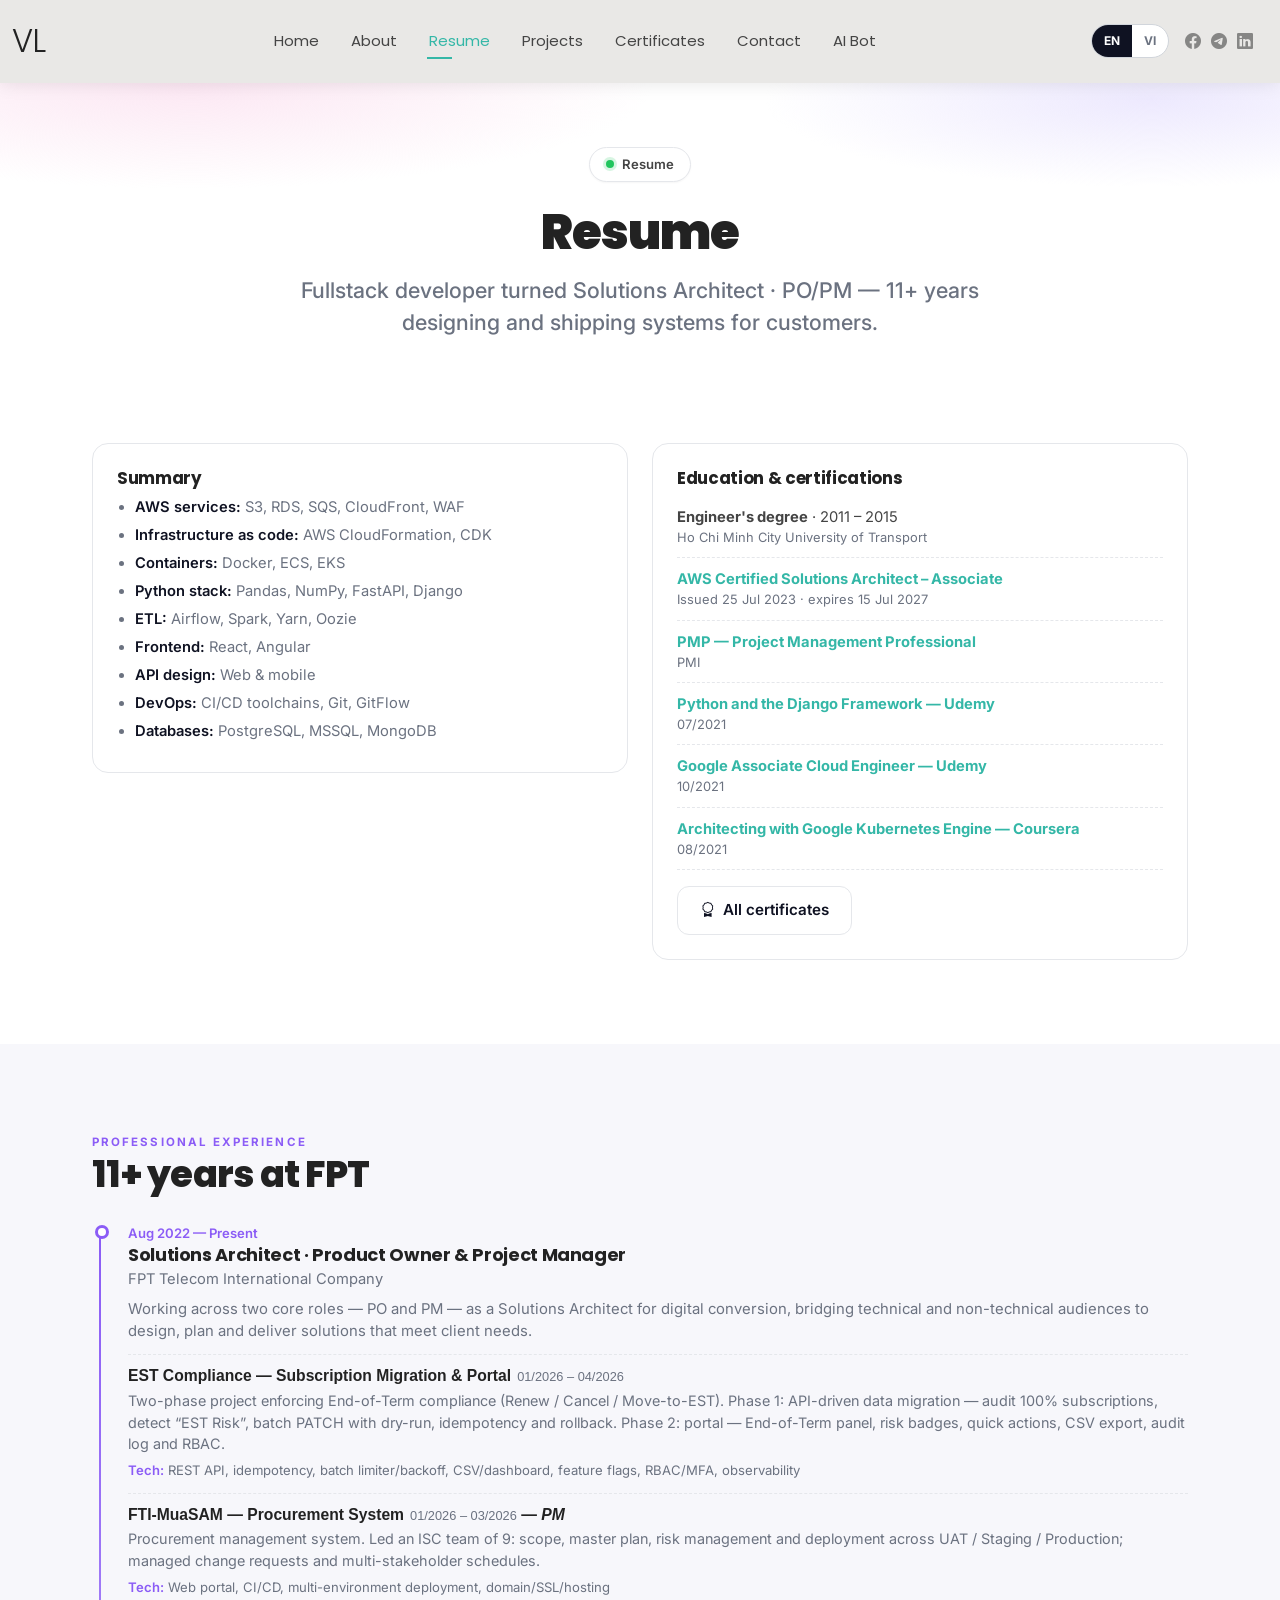
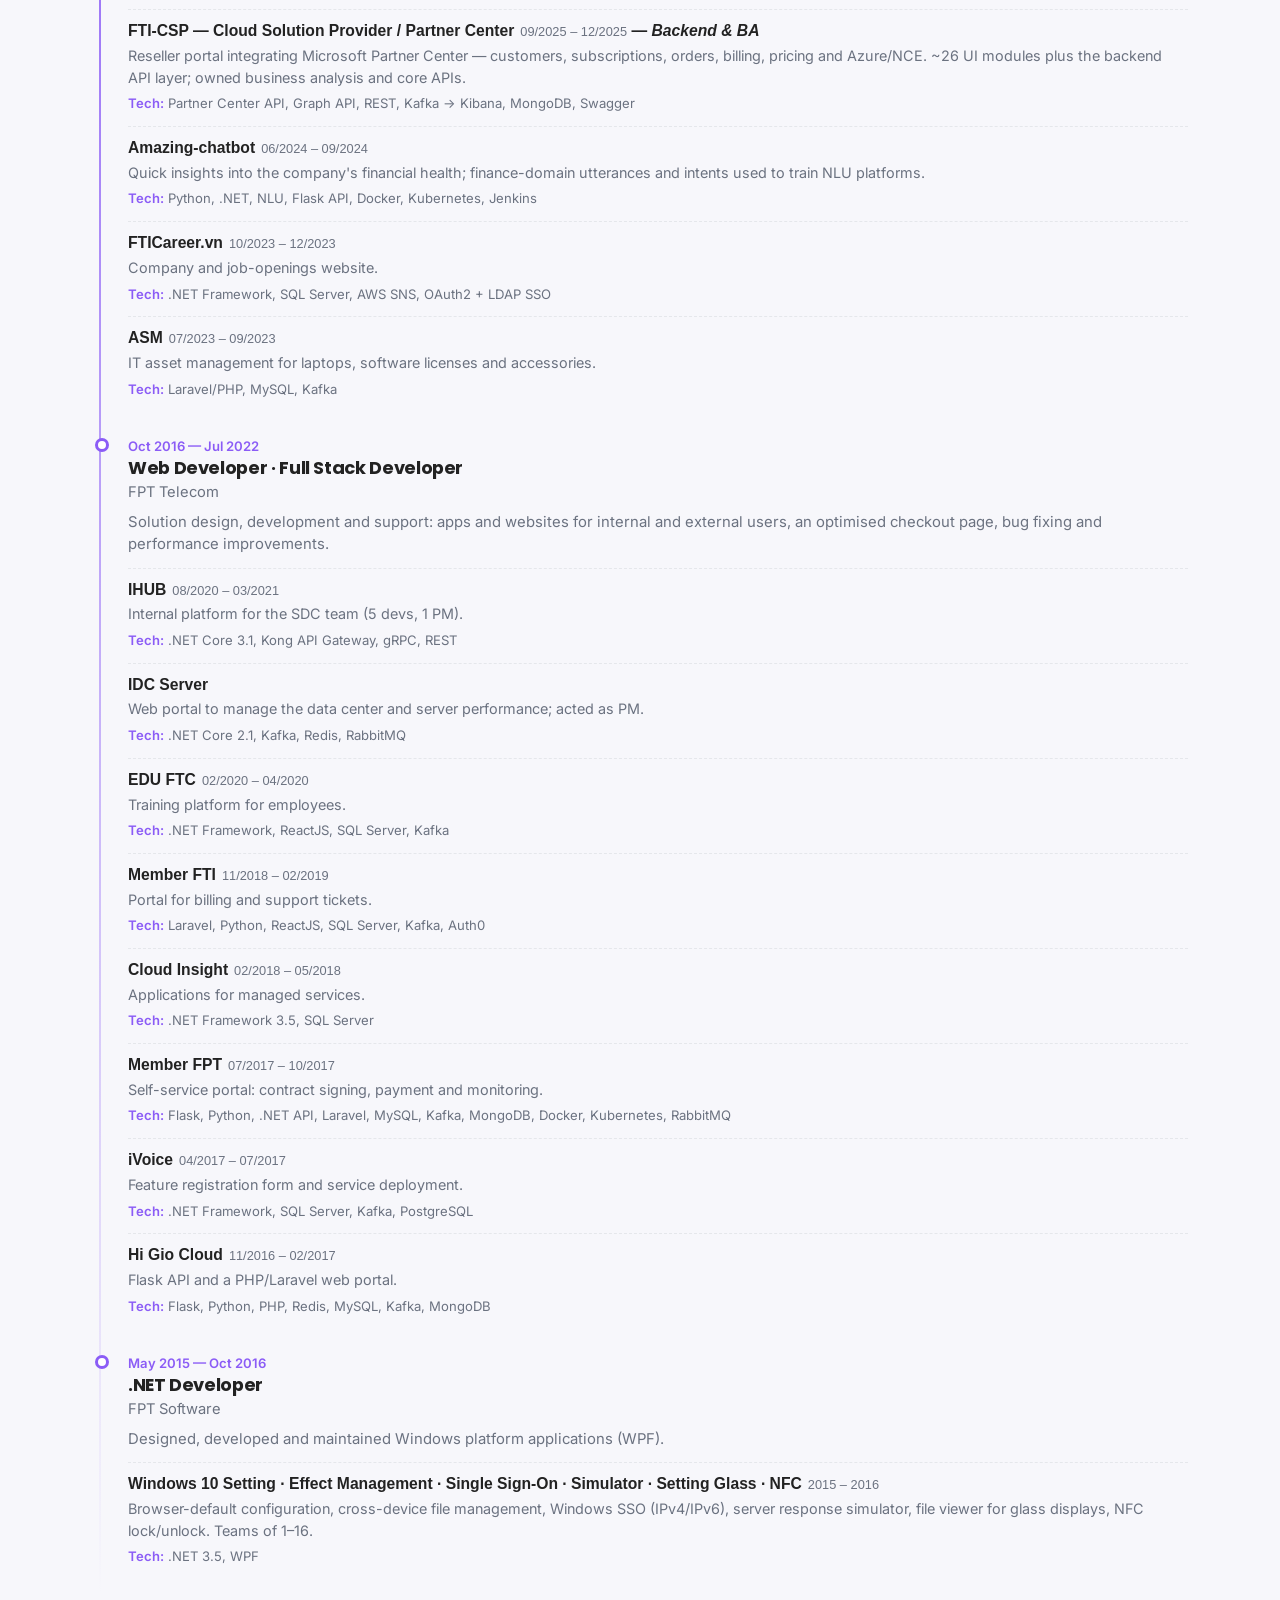
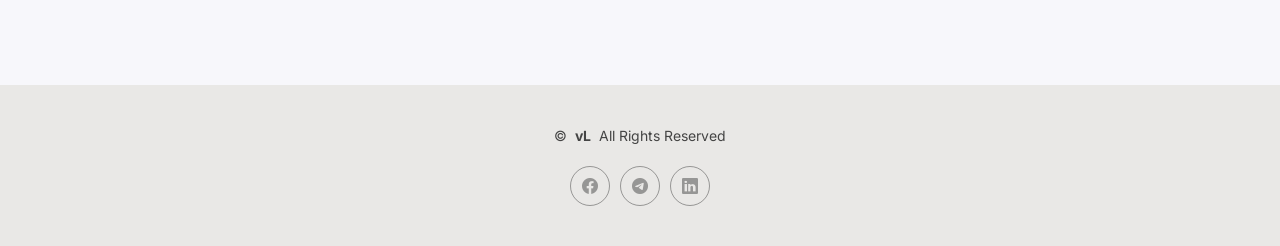
<file: resume.html>
<!DOCTYPE html>
<html lang="en" data-lang="en">

<head>
  <meta charset="utf-8">
  <meta content="width=device-width, initial-scale=1.0" name="viewport">
  <title>Resume — Nguyen Van Vu Linh</title>
  <meta name="description" content="Resume of Nguyen Van Vu Linh: experience, projects, certifications.">
  <meta name="keywords" content="Solutions Architect, Product Owner, Project Manager, Freelance, AWS, .NET, Python, Laravel">
  <script>
    /* Ngôn ngữ: chọn trước đó (localStorage) > ngôn ngữ trình duyệt. Chạy trước khi vẽ trang để không nháy chữ. */
    (function () {
      var l = localStorage.getItem('site-lang') || ((navigator.language || '').toLowerCase().indexOf('vi') === 0 ? 'vi' : 'en');
      document.documentElement.setAttribute('data-lang', l);
      document.documentElement.lang = l;
    })();
  </script>

  <!-- Favicons -->
  <link href="assets/img/favicon.png" rel="icon">
  <link href="assets/img/apple-touch-icon.png" rel="apple-touch-icon">

  <!-- Fonts -->
  <link href="https://fonts.googleapis.com" rel="preconnect">
  <link href="https://fonts.gstatic.com" rel="preconnect" crossorigin>
  <link href="https://fonts.googleapis.com/css2?family=Inter:wght@300;400;500;600;700;800;900&family=Poppins:wght@400;500;600;700;800&display=swap" rel="stylesheet">

  <!-- Vendor CSS -->
  <link href="assets/vendor/bootstrap/css/bootstrap.min.css" rel="stylesheet">
  <link href="assets/vendor/bootstrap-icons/bootstrap-icons.css" rel="stylesheet">
  <link href="assets/vendor/aos/aos.css" rel="stylesheet">
  <link href="assets/vendor/glightbox/css/glightbox.min.css" rel="stylesheet">

  <!-- Site CSS -->
  <link href="assets/css/main.css" rel="stylesheet">
  <link href="assets/css/site.css" rel="stylesheet">
</head>

<body class="lp" data-title-en="Resume — Nguyen Van Vu Linh" data-title-vi="Hồ sơ — Nguyễn Văn Vũ Linh">

  <header id="header" class="header d-flex align-items-center light-background sticky-top">
    <div class="container-fluid position-relative d-flex align-items-center justify-content-between">

      <a href="index.html" class="logo d-flex align-items-center me-auto me-xl-0">
        <h1 class="sitename">vL</h1>
      </a>

      <nav id="navmenu" class="navmenu">
        <ul>
          <li><a href="index.html"><span lang="en">Home</span><span lang="vi">Trang chủ</span></a></li>
          <li><a href="about.html"><span lang="en">About</span><span lang="vi">Giới thiệu</span></a></li>
          <li><a href="resume.html" class="active"><span lang="en">Resume</span><span lang="vi">Hồ sơ</span></a></li>
          <li><a href="projects.html"><span lang="en">Projects</span><span lang="vi">Dự án</span></a></li>
          <li><a href="certificates.html"><span lang="en">Certificates</span><span lang="vi">Chứng chỉ</span></a></li>
          <li><a href="contact.html"><span lang="en">Contact</span><span lang="vi">Liên hệ</span></a></li>
          <li><a href="telegram.html"><span lang="en">AI Bot</span><span lang="vi">Bot AI</span></a></li>
        </ul>
        <i class="mobile-nav-toggle d-xl-none bi bi-list"></i>
      </nav>

      <div class="header-tools">
        <div class="lang-switch" role="group" aria-label="Language / Ngôn ngữ">
          <button type="button" data-set-lang="en" title="English">EN</button><button type="button" data-set-lang="vi" title="Tiếng Việt">VI</button>
        </div>
        <div class="header-social-links">
          <a target="_blank" rel="noopener" href="https://www.facebook.com/quangvulinh/" aria-label="Facebook"><i class="bi bi-facebook"></i></a>
          <a target="_blank" rel="noopener" href="https://t.me/linhnvv2/" aria-label="Telegram"><i class="bi bi-telegram"></i></a>
          <a target="_blank" rel="noopener" href="https://www.linkedin.com/in/quangvulinh/" aria-label="LinkedIn"><i class="bi bi-linkedin"></i></a>
        </div>
      </div>

    </div>
  </header>

  <main class="main">

    <section class="lp-hero sm">
      <div class="container" data-aos="fade-up">
        <span class="lp-badge"><span class="dot"></span> <span lang="en">Resume</span><span lang="vi">Hồ sơ</span></span>
        <h1 lang="en">Resume</h1><h1 lang="vi">Hồ sơ <span class="grad">năng lực</span></h1>
        <p lang="en" class="role">Fullstack developer turned Solutions Architect · PO/PM — 11+ years designing and shipping systems for customers.</p><p lang="vi" class="role">Từ lập trình viên fullstack đến Solutions Architect · PO/PM — hơn 11 năm thiết kế và bàn giao hệ thống cho khách hàng.</p>
      </div>
    </section>

    <section class="lp-section" style="padding-top:40px;">
      <div class="container" data-aos="fade-up">
        <div class="rs-cols">
          <div class="lp-card">
            <h3 lang="en">Summary</h3><h3 lang="vi">Tóm tắt</h3>
            <ul class="rs-list"><li><b><span lang="en">AWS services</span><span lang="vi">Dịch vụ AWS</span>:</b> S3, RDS, SQS, CloudFront, WAF</li><li><b><span lang="en">Infrastructure as code</span><span lang="vi">Hạ tầng dạng code</span>:</b> AWS CloudFormation, CDK</li><li><b><span lang="en">Containers</span><span lang="vi">Container</span>:</b> Docker, ECS, EKS</li><li><b><span lang="en">Python stack</span><span lang="vi">Python</span>:</b> Pandas, NumPy, FastAPI, Django</li><li><b><span lang="en">ETL</span><span lang="vi">ETL</span>:</b> Airflow, Spark, Yarn, Oozie</li><li><b><span lang="en">Frontend</span><span lang="vi">Frontend</span>:</b> React, Angular</li><li><b><span lang="en">API design</span><span lang="vi">Thiết kế API</span>:</b> Web &amp; mobile</li><li><b><span lang="en">DevOps</span><span lang="vi">DevOps</span>:</b> CI/CD toolchains, Git, GitFlow</li><li><b><span lang="en">Databases</span><span lang="vi">Cơ sở dữ liệu</span>:</b> PostgreSQL, MSSQL, MongoDB</li></ul>
          </div>
          <div class="lp-card">
            <h3 lang="en">Education &amp; certifications</h3><h3 lang="vi">Học vấn &amp; chứng chỉ</h3>
            <div class="cert-item"><b><span lang="en">Engineer's degree</span><span lang="vi">Kỹ sư</span></b> · 2011 – 2015<small><span lang="en">Ho Chi Minh City University of Transport</span><span lang="vi">Trường ĐH Giao thông Vận tải TP.HCM</span></small></div>
            <div class="cert-item"><a href="https://www.credly.com/badges/2e0aa0dd-5303-4fb3-a416-cfdcbbff9258/public_url" target="_blank" rel="noopener"><b>AWS Certified Solutions Architect – Associate</b></a><small><span lang="en">Issued 25 Jul 2023 · expires 15 Jul 2027</span><span lang="vi">Cấp 25/07/2023 · hết hạn 15/07/2027</span></small></div><div class="cert-item"><a href="certificates.html" target="_blank" rel="noopener"><b>PMP — Project Management Professional</b></a><small><span lang="en">PMI</span><span lang="vi">PMI</span></small></div><div class="cert-item"><a href="https://udemy-certificate.s3.amazonaws.com/image/UC-15de37c5-a381-42cf-b26e-9a002f63a9c9.jpg" target="_blank" rel="noopener"><b>Python and the Django Framework — Udemy</b></a><small><span lang="en">07/2021</span><span lang="vi">07/2021</span></small></div><div class="cert-item"><a href="https://udemy-certificate.s3.amazonaws.com/image/UC-2312937f-2296-458f-b214-1b80fa0ce682.jpg" target="_blank" rel="noopener"><b>Google Associate Cloud Engineer — Udemy</b></a><small><span lang="en">10/2021</span><span lang="vi">10/2021</span></small></div><div class="cert-item"><a href="https://www.coursera.org/account/accomplishments/certificate/YE9AB7SMHD39" target="_blank" rel="noopener"><b>Architecting with Google Kubernetes Engine — Coursera</b></a><small><span lang="en">08/2021</span><span lang="vi">08/2021</span></small></div>
            <a class="lp-btn lp-btn-ghost mt-3" href="certificates.html"><i class="bi bi-award"></i><span lang="en">All certificates</span><span lang="vi">Xem tất cả chứng chỉ</span></a>
          </div>
        </div>
      </div>
    </section>

    <section class="lp-section" style="background:var(--lp-bg-soft);">
      <div class="container" data-aos="fade-up">
        <span lang="en" class="lp-eyebrow">Professional experience</span><span lang="vi" class="lp-eyebrow">Kinh nghiệm làm việc</span>
        <h2 lang="en">11+ years at FPT</h2><h2 lang="vi">Hơn 11 năm tại FPT</h2>
        <div class="lp-timeline mt-4">
        <div class="lp-tl-item">
          <span lang="en" class="when">Aug 2022 — Present</span><span lang="vi" class="when">08/2022 — Nay</span>
          <h3 lang="en">Solutions Architect · Product Owner &amp; Project Manager</h3><h3 lang="vi">Solutions Architect · Product Owner &amp; Project Manager</h3>
          <div class="org">FPT Telecom International Company</div>
          <p lang="en">Working across two core roles — PO and PM — as a Solutions Architect for digital conversion, bridging technical and non-technical audiences to design, plan and deliver solutions that meet client needs.</p><p lang="vi">Đảm nhận hai vai trò PO và PM ở vị trí Solutions Architect cho mảng chuyển đổi số, làm cầu nối giữa kỹ thuật và nghiệp vụ để thiết kế, lập kế hoạch và triển khai giải pháp đúng nhu cầu khách hàng.</p>
            <div class="rs-proj"><h4>EST Compliance — Subscription Migration &amp; Portal<small>01/2026 – 04/2026</small></h4><p lang="en">Two-phase project enforcing End-of-Term compliance (Renew / Cancel / Move-to-EST). Phase 1: API-driven data migration — audit 100% subscriptions, detect “EST Risk”, batch PATCH with dry-run, idempotency and rollback. Phase 2: portal — End-of-Term panel, risk badges, quick actions, CSV export, audit log and RBAC.</p><p lang="vi">Dự án 2 giai đoạn đảm bảo tuân thủ End-of-Term (Gia hạn / Huỷ / Chuyển EST). GĐ1: chuyển đổi dữ liệu qua API — rà soát 100% thuê bao, phát hiện “rủi ro EST”, cập nhật hàng loạt có chạy thử, chống trùng và rollback. GĐ2: cổng quản lý — bảng chọn End-of-Term, nhãn rủi ro, thao tác nhanh, xuất CSV, nhật ký và phân quyền.</p><div class="tech"><b>Tech:</b> REST API, idempotency, batch limiter/backoff, CSV/dashboard, feature flags, RBAC/MFA, observability</div></div>
            <div class="rs-proj"><h4>FTI-MuaSAM — Procurement System<small>01/2026 – 03/2026</small> — <em>PM</em></h4><p lang="en">Procurement management system. Led an ISC team of 9: scope, master plan, risk management and deployment across UAT / Staging / Production; managed change requests and multi-stakeholder schedules.</p><p lang="vi">Hệ thống quản lý mua sắm. Dẫn dắt đội ISC 9 người: phạm vi, kế hoạch tổng, quản lý rủi ro và triển khai qua UAT / Staging / Production; quản lý yêu cầu thay đổi và lịch làm việc với nhiều bên.</p><div class="tech"><b>Tech:</b> Web portal, CI/CD, multi-environment deployment, domain/SSL/hosting</div></div>
            <div class="rs-proj"><h4>FTI-CSP — Cloud Solution Provider / Partner Center<small>09/2025 – 12/2025</small> — <em>Backend &amp; BA</em></h4><p lang="en">Reseller portal integrating Microsoft Partner Center — customers, subscriptions, orders, billing, pricing and Azure/NCE. ~26 UI modules plus the backend API layer; owned business analysis and core APIs.</p><p lang="vi">Cổng đại lý tích hợp Microsoft Partner Center — khách hàng, thuê bao, đơn hàng, cước, giá và Azure/NCE. ~26 màn hình cùng lớp API backend; phụ trách phân tích nghiệp vụ và các API lõi.</p><div class="tech"><b>Tech:</b> Partner Center API, Graph API, REST, Kafka → Kibana, MongoDB, Swagger</div></div>
            <div class="rs-proj"><h4>Amazing-chatbot<small>06/2024 – 09/2024</small></h4><p lang="en">Quick insights into the company's financial health; finance-domain utterances and intents used to train NLU platforms.</p><p lang="vi">Tra cứu nhanh tình hình tài chính công ty; bộ câu hỏi và ý định mảng tài chính dùng để huấn luyện nền tảng NLU.</p><div class="tech"><b>Tech:</b> Python, .NET, NLU, Flask API, Docker, Kubernetes, Jenkins</div></div>
            <div class="rs-proj"><h4>FTICareer.vn<small>10/2023 – 12/2023</small></h4><p lang="en">Company and job-openings website.</p><p lang="vi">Website giới thiệu công ty và tin tuyển dụng.</p><div class="tech"><b>Tech:</b> .NET Framework, SQL Server, AWS SNS, OAuth2 + LDAP SSO</div></div>
            <div class="rs-proj"><h4>ASM<small>07/2023 – 09/2023</small></h4><p lang="en">IT asset management for laptops, software licenses and accessories.</p><p lang="vi">Quản lý tài sản CNTT: laptop, bản quyền phần mềm, phụ kiện.</p><div class="tech"><b>Tech:</b> Laravel/PHP, MySQL, Kafka</div></div>
        </div>
        <div class="lp-tl-item">
          <span lang="en" class="when">Oct 2016 — Jul 2022</span><span lang="vi" class="when">10/2016 — 07/2022</span>
          <h3 lang="en">Web Developer · Full Stack Developer</h3><h3 lang="vi">Lập trình viên Web · Full Stack</h3>
          <div class="org">FPT Telecom</div>
          <p lang="en">Solution design, development and support: apps and websites for internal and external users, an optimised checkout page, bug fixing and performance improvements.</p><p lang="vi">Thiết kế, phát triển và hỗ trợ giải pháp: ứng dụng và website cho người dùng nội bộ lẫn khách hàng, tối ưu trang thanh toán, sửa lỗi và cải thiện tốc độ.</p>
            <div class="rs-proj"><h4>IHUB<small>08/2020 – 03/2021</small></h4><p lang="en">Internal platform for the SDC team (5 devs, 1 PM).</p><p lang="vi">Nền tảng nội bộ cho đội SDC (5 dev, 1 PM).</p><div class="tech"><b>Tech:</b> .NET Core 3.1, Kong API Gateway, gRPC, REST</div></div>
            <div class="rs-proj"><h4>IDC Server<small></small></h4><p lang="en">Web portal to manage the data center and server performance; acted as PM.</p><p lang="vi">Cổng quản lý trung tâm dữ liệu và hiệu năng máy chủ; kiêm PM.</p><div class="tech"><b>Tech:</b> .NET Core 2.1, Kafka, Redis, RabbitMQ</div></div>
            <div class="rs-proj"><h4>EDU FTC<small>02/2020 – 04/2020</small></h4><p lang="en">Training platform for employees.</p><p lang="vi">Nền tảng đào tạo cho nhân viên.</p><div class="tech"><b>Tech:</b> .NET Framework, ReactJS, SQL Server, Kafka</div></div>
            <div class="rs-proj"><h4>Member FTI<small>11/2018 – 02/2019</small></h4><p lang="en">Portal for billing and support tickets.</p><p lang="vi">Cổng tra cước và gửi yêu cầu hỗ trợ.</p><div class="tech"><b>Tech:</b> Laravel, Python, ReactJS, SQL Server, Kafka, Auth0</div></div>
            <div class="rs-proj"><h4>Cloud Insight<small>02/2018 – 05/2018</small></h4><p lang="en">Applications for managed services.</p><p lang="vi">Ứng dụng cho dịch vụ quản trị hệ thống.</p><div class="tech"><b>Tech:</b> .NET Framework 3.5, SQL Server</div></div>
            <div class="rs-proj"><h4>Member FPT<small>07/2017 – 10/2017</small></h4><p lang="en">Self-service portal: contract signing, payment and monitoring.</p><p lang="vi">Cổng tự phục vụ: ký hợp đồng, thanh toán, theo dõi dịch vụ.</p><div class="tech"><b>Tech:</b> Flask, Python, .NET API, Laravel, MySQL, Kafka, MongoDB, Docker, Kubernetes, RabbitMQ</div></div>
            <div class="rs-proj"><h4>iVoice<small>04/2017 – 07/2017</small></h4><p lang="en">Feature registration form and service deployment.</p><p lang="vi">Form đăng ký tính năng và triển khai dịch vụ.</p><div class="tech"><b>Tech:</b> .NET Framework, SQL Server, Kafka, PostgreSQL</div></div>
            <div class="rs-proj"><h4>Hi Gio Cloud<small>11/2016 – 02/2017</small></h4><p lang="en">Flask API and a PHP/Laravel web portal.</p><p lang="vi">API Flask và cổng web PHP/Laravel.</p><div class="tech"><b>Tech:</b> Flask, Python, PHP, Redis, MySQL, Kafka, MongoDB</div></div>
        </div>
        <div class="lp-tl-item">
          <span lang="en" class="when">May 2015 — Oct 2016</span><span lang="vi" class="when">05/2015 — 10/2016</span>
          <h3 lang="en">.NET Developer</h3><h3 lang="vi">Lập trình viên .NET</h3>
          <div class="org">FPT Software</div>
          <p lang="en">Designed, developed and maintained Windows platform applications (WPF).</p><p lang="vi">Thiết kế, phát triển và bảo trì ứng dụng trên nền tảng Windows (WPF).</p>
            <div class="rs-proj"><h4>Windows 10 Setting · Effect Management · Single Sign-On · Simulator · Setting Glass · NFC<small>2015 – 2016</small></h4><p lang="en">Browser-default configuration, cross-device file management, Windows SSO (IPv4/IPv6), server response simulator, file viewer for glass displays, NFC lock/unlock. Teams of 1–16.</p><p lang="vi">Cấu hình trình duyệt mặc định, quản lý file đa thiết bị, đăng nhập một lần trên Windows (IPv4/IPv6), giả lập thời gian phản hồi máy chủ, xem file trên kính thông minh, khoá/mở bằng thẻ NFC. Nhóm 1–16 người.</p><div class="tech"><b>Tech:</b> .NET 3.5, WPF</div></div>
        </div>
        </div>
      </div>
    </section>

  </main>

  <footer id="footer" class="footer light-background">
    <div class="container">
      <div class="copyright text-center">
        <p>© <strong class="px-1 sitename">vL</strong> <span lang="en">All Rights Reserved</span><span lang="vi">Bảo lưu mọi quyền</span></p>
      </div>
      <div class="social-links d-flex justify-content-center">
        <a target="_blank" rel="noopener" href="https://www.facebook.com/quangvulinh/" aria-label="Facebook"><i class="bi bi-facebook"></i></a>
        <a target="_blank" rel="noopener" href="https://t.me/linhnvv2/" aria-label="Telegram"><i class="bi bi-telegram"></i></a>
        <a target="_blank" rel="noopener" href="https://www.linkedin.com/in/quangvulinh/" aria-label="LinkedIn"><i class="bi bi-linkedin"></i></a>
      </div>
    </div>
  </footer>

  <a href="#" id="scroll-top" class="scroll-top d-flex align-items-center justify-content-center"><i class="bi bi-arrow-up-short"></i></a>
  <div id="preloader"></div>

  <script src="assets/vendor/bootstrap/js/bootstrap.bundle.min.js"></script>
  <script src="assets/vendor/aos/aos.js"></script>
  <script src="assets/vendor/waypoints/noframework.waypoints.js"></script>
  <script src="assets/vendor/purecounter/purecounter_vanilla.js"></script>
  <script src="assets/vendor/glightbox/js/glightbox.min.js"></script>
  <script src="assets/js/main.js"></script>
  <script src="assets/js/lang.js"></script>
</body>

</html>
</file>
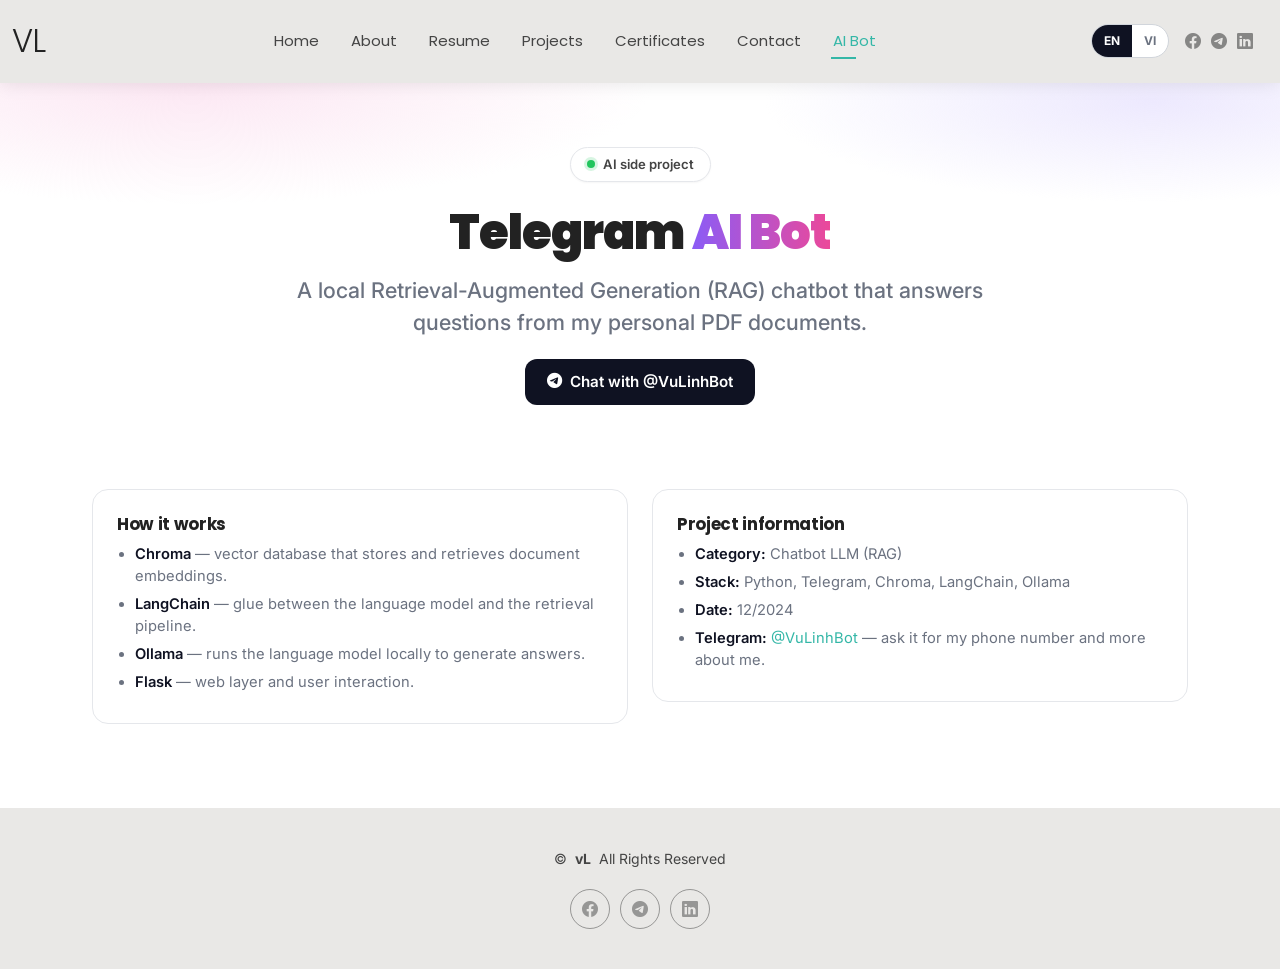
<file: telegram.html>
<!DOCTYPE html>
<html lang="en" data-lang="en">

<head>
  <meta charset="utf-8">
  <meta content="width=device-width, initial-scale=1.0" name="viewport">
  <title>Telegram AI Bot — Nguyen Van Vu Linh</title>
  <meta name="description" content="Local RAG chatbot on Telegram (@VuLinhBot).">
  <meta name="keywords" content="Solutions Architect, Product Owner, Project Manager, Freelance, AWS, .NET, Python, Laravel">
  <script>
    /* Ngôn ngữ: chọn trước đó (localStorage) > ngôn ngữ trình duyệt. Chạy trước khi vẽ trang để không nháy chữ. */
    (function () {
      var l = localStorage.getItem('site-lang') || ((navigator.language || '').toLowerCase().indexOf('vi') === 0 ? 'vi' : 'en');
      document.documentElement.setAttribute('data-lang', l);
      document.documentElement.lang = l;
    })();
  </script>

  <!-- Favicons -->
  <link href="assets/img/favicon.png" rel="icon">
  <link href="assets/img/apple-touch-icon.png" rel="apple-touch-icon">

  <!-- Fonts -->
  <link href="https://fonts.googleapis.com" rel="preconnect">
  <link href="https://fonts.gstatic.com" rel="preconnect" crossorigin>
  <link href="https://fonts.googleapis.com/css2?family=Inter:wght@300;400;500;600;700;800;900&family=Poppins:wght@400;500;600;700;800&display=swap" rel="stylesheet">

  <!-- Vendor CSS -->
  <link href="assets/vendor/bootstrap/css/bootstrap.min.css" rel="stylesheet">
  <link href="assets/vendor/bootstrap-icons/bootstrap-icons.css" rel="stylesheet">
  <link href="assets/vendor/aos/aos.css" rel="stylesheet">
  <link href="assets/vendor/glightbox/css/glightbox.min.css" rel="stylesheet">

  <!-- Site CSS -->
  <link href="assets/css/main.css" rel="stylesheet">
  <link href="assets/css/site.css" rel="stylesheet">
</head>

<body class="lp" data-title-en="Telegram AI Bot — Nguyen Van Vu Linh" data-title-vi="Bot AI Telegram — Nguyễn Văn Vũ Linh">

  <header id="header" class="header d-flex align-items-center light-background sticky-top">
    <div class="container-fluid position-relative d-flex align-items-center justify-content-between">

      <a href="index.html" class="logo d-flex align-items-center me-auto me-xl-0">
        <h1 class="sitename">vL</h1>
      </a>

      <nav id="navmenu" class="navmenu">
        <ul>
          <li><a href="index.html"><span lang="en">Home</span><span lang="vi">Trang chủ</span></a></li>
          <li><a href="about.html"><span lang="en">About</span><span lang="vi">Giới thiệu</span></a></li>
          <li><a href="resume.html"><span lang="en">Resume</span><span lang="vi">Hồ sơ</span></a></li>
          <li><a href="projects.html"><span lang="en">Projects</span><span lang="vi">Dự án</span></a></li>
          <li><a href="certificates.html"><span lang="en">Certificates</span><span lang="vi">Chứng chỉ</span></a></li>
          <li><a href="contact.html"><span lang="en">Contact</span><span lang="vi">Liên hệ</span></a></li>
          <li><a href="telegram.html" class="active"><span lang="en">AI Bot</span><span lang="vi">Bot AI</span></a></li>
        </ul>
        <i class="mobile-nav-toggle d-xl-none bi bi-list"></i>
      </nav>

      <div class="header-tools">
        <div class="lang-switch" role="group" aria-label="Language / Ngôn ngữ">
          <button type="button" data-set-lang="en" title="English">EN</button><button type="button" data-set-lang="vi" title="Tiếng Việt">VI</button>
        </div>
        <div class="header-social-links">
          <a target="_blank" rel="noopener" href="https://www.facebook.com/quangvulinh/" aria-label="Facebook"><i class="bi bi-facebook"></i></a>
          <a target="_blank" rel="noopener" href="https://t.me/linhnvv2/" aria-label="Telegram"><i class="bi bi-telegram"></i></a>
          <a target="_blank" rel="noopener" href="https://www.linkedin.com/in/quangvulinh/" aria-label="LinkedIn"><i class="bi bi-linkedin"></i></a>
        </div>
      </div>

    </div>
  </header>

  <main class="main">

    <section class="lp-hero sm">
      <div class="container" data-aos="fade-up">
        <span class="lp-badge"><span class="dot"></span> <span lang="en">AI side project</span><span lang="vi">Dự án AI cá nhân</span></span>
        <h1 lang="en">Telegram <span class="grad">AI Bot</span></h1><h1 lang="vi">Bot AI trên <span class="grad">Telegram</span></h1>
        <p lang="en" class="role">A local Retrieval-Augmented Generation (RAG) chatbot that answers questions from my personal PDF documents.</p><p lang="vi" class="role">Chatbot RAG chạy trên máy chủ riêng, trả lời câu hỏi dựa trên tài liệu PDF cá nhân của tôi.</p>
        <div class="lp-cta"><a class="lp-btn lp-btn-primary" href="https://t.me/VuLinhBot" target="_blank" rel="noopener"><i class="bi bi-telegram"></i><span lang="en">Chat with @VuLinhBot</span><span lang="vi">Trò chuyện với @VuLinhBot</span></a></div>
      </div>
    </section>

    <section class="lp-section" style="padding-top:40px;">
      <div class="container" data-aos="fade-up">
        <div class="rs-cols">
          <div class="lp-card">
            <h3 lang="en">How it works</h3><h3 lang="vi">Cách hoạt động</h3>
            <ul class="rs-list">
              <li><b>Chroma</b> — <span lang="en">vector database that stores and retrieves document embeddings.</span><span lang="vi">cơ sở dữ liệu vector lưu và truy xuất embedding của tài liệu.</span></li>
              <li><b>LangChain</b> — <span lang="en">glue between the language model and the retrieval pipeline.</span><span lang="vi">kết nối mô hình ngôn ngữ với luồng truy xuất tài liệu.</span></li>
              <li><b>Ollama</b> — <span lang="en">runs the language model locally to generate answers.</span><span lang="vi">chạy mô hình ngôn ngữ ngay trên máy chủ để sinh câu trả lời.</span></li>
              <li><b>Flask</b> — <span lang="en">web layer and user interaction.</span><span lang="vi">lớp web và tương tác với người dùng.</span></li>
            </ul>
          </div>
          <div class="lp-card">
            <h3 lang="en">Project information</h3><h3 lang="vi">Thông tin dự án</h3>
            <ul class="rs-list">
              <li><b><span lang="en">Category</span><span lang="vi">Loại</span>:</b> Chatbot LLM (RAG)</li>
              <li><b><span lang="en">Stack</span><span lang="vi">Công nghệ</span>:</b> Python, Telegram, Chroma, LangChain, Ollama</li>
              <li><b><span lang="en">Date</span><span lang="vi">Thời gian</span>:</b> 12/2024</li>
              <li><b>Telegram:</b> <a href="https://t.me/VuLinhBot" target="_blank" rel="noopener">@VuLinhBot</a> — <span lang="en">ask it for my phone number and more about me.</span><span lang="vi">hỏi bot để lấy số điện thoại và thông tin về tôi.</span></li>
            </ul>
          </div>
        </div>
      </div>
    </section>

  </main>

  <footer id="footer" class="footer light-background">
    <div class="container">
      <div class="copyright text-center">
        <p>© <strong class="px-1 sitename">vL</strong> <span lang="en">All Rights Reserved</span><span lang="vi">Bảo lưu mọi quyền</span></p>
      </div>
      <div class="social-links d-flex justify-content-center">
        <a target="_blank" rel="noopener" href="https://www.facebook.com/quangvulinh/" aria-label="Facebook"><i class="bi bi-facebook"></i></a>
        <a target="_blank" rel="noopener" href="https://t.me/linhnvv2/" aria-label="Telegram"><i class="bi bi-telegram"></i></a>
        <a target="_blank" rel="noopener" href="https://www.linkedin.com/in/quangvulinh/" aria-label="LinkedIn"><i class="bi bi-linkedin"></i></a>
      </div>
    </div>
  </footer>

  <a href="#" id="scroll-top" class="scroll-top d-flex align-items-center justify-content-center"><i class="bi bi-arrow-up-short"></i></a>
  <div id="preloader"></div>

  <script src="assets/vendor/bootstrap/js/bootstrap.bundle.min.js"></script>
  <script src="assets/vendor/aos/aos.js"></script>
  <script src="assets/vendor/waypoints/noframework.waypoints.js"></script>
  <script src="assets/vendor/purecounter/purecounter_vanilla.js"></script>
  <script src="assets/vendor/glightbox/js/glightbox.min.js"></script>
  <script src="assets/js/main.js"></script>
  <script src="assets/js/lang.js"></script>
</body>

</html>
</file>
<file: assets/css/site.css>
/* Shared site styles (all pages). Moved from inline <style> in index/projects. */

:root {
  --lp-accent: #8b5cf6;
  --lp-accent2: #ec4899;
  --lp-ink: #0f1222;
  --lp-ink-soft: #6b7280;
  --lp-line: #e5e7eb;
  --lp-bg-soft: #f7f7fb;
  --lp-dark: #0e1220;
}

.lp { font-family: "Inter", system-ui, -apple-system, "Segoe UI", sans-serif; color: var(--lp-ink); }
.lp h1, .lp h2, .lp h3 { font-family: "Poppins", "Inter", sans-serif; letter-spacing: -0.02em; }
.lp .container { max-width: 1120px; }
.lp-eyebrow {
  text-transform: uppercase; letter-spacing: .18em; font-size: .72rem; font-weight: 700;
  color: var(--lp-accent);
}
.lp-section { padding: 84px 0; }
.lp-section h2 { font-size: clamp(1.6rem, 3vw, 2.3rem); font-weight: 800; margin-bottom: 8px; }
.lp-section .lp-sub { color: var(--lp-ink-soft); max-width: 640px; margin-bottom: 40px; }

/* Hero */
.lp-hero {
  position: relative; padding: 96px 0 72px; text-align: center; overflow: hidden;
  background:
    radial-gradient(60% 55% at 15% 0%, #fce7f3 0%, transparent 60%),
    radial-gradient(55% 50% at 90% 5%, #ede9fe 0%, transparent 55%),
    #ffffff;
}
.lp-badge {
  display: inline-flex; align-items: center; gap: 8px; padding: 7px 16px; border-radius: 999px;
  background: #fff; border: 1px solid var(--lp-line); font-size: .82rem; font-weight: 600;
  box-shadow: 0 1px 2px rgba(0,0,0,.04); margin-bottom: 22px;
}
.lp-badge .dot { width: 8px; height: 8px; border-radius: 50%; background: #22c55e; box-shadow: 0 0 0 3px rgba(34,197,94,.18); }
.lp-hero h1 { font-size: clamp(2.2rem, 6vw, 4rem); font-weight: 900; margin: 0 0 12px; }
.lp-hero h1 .grad {
  background: linear-gradient(90deg, var(--lp-accent), var(--lp-accent2));
  -webkit-background-clip: text; background-clip: text; -webkit-text-fill-color: transparent;
}
.lp-hero .role { font-size: clamp(1rem, 2.4vw, 1.35rem); color: var(--lp-ink-soft); font-weight: 500; margin-bottom: 20px; }
.lp-hero .meta { display: flex; flex-wrap: wrap; gap: 8px 22px; justify-content: center; color: var(--lp-ink-soft); font-size: .92rem; margin-bottom: 30px; }
.lp-hero .meta i { color: var(--lp-accent); margin-right: 6px; }
.lp-cta { display: flex; gap: 12px; justify-content: center; flex-wrap: wrap; }
.lp-btn {
  display: inline-flex; align-items: center; gap: 8px; padding: 12px 22px; border-radius: 12px;
  font-weight: 600; font-size: .95rem; text-decoration: none; transition: transform .15s ease, box-shadow .15s ease;
}
.lp-btn-primary { background: var(--lp-ink); color: #fff; }
.lp-btn-primary:hover { color: #fff; transform: translateY(-2px); box-shadow: 0 10px 24px rgba(15,18,34,.22); }
.lp-btn-ghost { background: #fff; color: var(--lp-ink); border: 1px solid var(--lp-line); }
.lp-btn-ghost:hover { color: var(--lp-accent); border-color: var(--lp-accent); transform: translateY(-2px); }

/* Stat boxes */
.lp-stats { display: grid; grid-template-columns: repeat(4, 1fr); gap: 16px; margin-top: 48px; }
.lp-stat { background: #fff; border: 1px solid var(--lp-line); border-radius: 16px; padding: 20px 14px; }
.lp-stat .n { font-family: "Poppins", sans-serif; font-size: 1.8rem; font-weight: 800; color: var(--lp-accent); }
.lp-stat .l { font-size: .78rem; color: var(--lp-ink-soft); text-transform: uppercase; letter-spacing: .08em; margin-top: 4px; }

/* Tech pills */
.lp-pills { display: flex; flex-wrap: wrap; gap: 10px; }
.lp-pill { padding: 8px 16px; border-radius: 999px; background: var(--lp-bg-soft); border: 1px solid var(--lp-line); font-size: .85rem; font-weight: 500; white-space: nowrap; transition: transform .15s ease, border-color .15s ease, color .15s ease; }
.lp-pill:hover { transform: translateY(-2px); border-color: var(--lp-accent); color: var(--lp-accent); }

/* Marquee (auto-scrolling tech stack) */
.lp-marquee { position: relative; overflow: hidden; -webkit-mask-image: linear-gradient(90deg, transparent, #000 8%, #000 92%, transparent); mask-image: linear-gradient(90deg, transparent, #000 8%, #000 92%, transparent); }
.lp-marquee-track { display: flex; gap: 12px; width: max-content; animation: lp-scroll 26s linear infinite; }
.lp-marquee:hover .lp-marquee-track { animation-play-state: paused; }
@keyframes lp-scroll { from { transform: translateX(0); } to { transform: translateX(-50%); } }
@media (prefers-reduced-motion: reduce) { .lp-marquee-track { animation: none; flex-wrap: wrap; } }

/* Timeline */
.lp-timeline { position: relative; padding-left: 28px; }
.lp-timeline::before { content: ""; position: absolute; left: 7px; top: 6px; bottom: 6px; width: 2px; background: linear-gradient(var(--lp-accent), transparent); }
.lp-tl-item { position: relative; padding: 0 0 34px 8px; }
.lp-tl-item::before { content: ""; position: absolute; left: -25px; top: 5px; width: 14px; height: 14px; border-radius: 50%; background: #fff; border: 3px solid var(--lp-accent); }
.lp-tl-item h3 { font-size: 1.12rem; font-weight: 700; margin: 0; }
.lp-tl-item .when { font-size: .82rem; color: var(--lp-accent); font-weight: 600; }
.lp-tl-item .org { color: var(--lp-ink-soft); font-size: .92rem; margin: 2px 0 8px; }
.lp-tl-item p { color: var(--lp-ink-soft); font-size: .93rem; margin: 0 0 10px; }
.lp-tags { display: flex; flex-wrap: wrap; gap: 7px; }
.lp-tag { font-size: .74rem; padding: 4px 11px; border-radius: 7px; background: rgba(139,92,246,.09); color: var(--lp-accent); font-weight: 600; }

/* Cards grid */
.lp-grid { display: grid; grid-template-columns: repeat(3, 1fr); gap: 18px; }
.lp-card { background: #fff; border: 1px solid var(--lp-line); border-radius: 16px; padding: 24px; transition: transform .18s ease, box-shadow .18s ease; }
.lp-card:hover { transform: translateY(-4px); box-shadow: 0 16px 40px rgba(15,18,34,.08); }
.lp-card .ico { width: 46px; height: 46px; border-radius: 12px; display: grid; place-items: center; color: #fff; font-size: 1.3rem; background: linear-gradient(135deg, var(--lp-accent), var(--lp-accent2)); margin-bottom: 14px; }
.lp-card h3 { font-size: 1.05rem; font-weight: 700; margin: 0 0 8px; }
.lp-card p { color: var(--lp-ink-soft); font-size: .88rem; margin: 0; }
.lp-card .num { font-family: "Poppins", sans-serif; font-size: .8rem; font-weight: 700; color: var(--lp-accent); opacity: .5; }

/* Projects card extras */
.lp-proj .role { display: inline-block; font-size: .72rem; font-weight: 700; color: var(--lp-accent2); text-transform: uppercase; letter-spacing: .06em; margin-bottom: 6px; }
.lp-proj .when { font-size: .78rem; color: var(--lp-ink-soft); }

/* Dark numbers section */
.lp-dark { background: var(--lp-dark); color: #fff; }
.lp-dark h2 { color: #fff; }
.lp-dark .lp-num-grid { display: grid; grid-template-columns: repeat(4, 1fr); gap: 20px; text-align: center; }
.lp-dark .lp-num .n { font-family: "Poppins", sans-serif; font-size: clamp(2rem, 4vw, 3rem); font-weight: 800; background: linear-gradient(90deg, #a78bfa, #f0abfc); -webkit-background-clip: text; background-clip: text; -webkit-text-fill-color: transparent; }
.lp-dark .lp-num .l { color: #9ca3af; font-size: .84rem; margin-top: 4px; }

/* Principles */
.lp-princ { display: grid; grid-template-columns: repeat(4, 1fr); gap: 18px; }
.lp-princ .it i { font-size: 1.5rem; color: var(--lp-accent); }
.lp-princ .it h4 { font-size: 1rem; font-weight: 700; margin: 12px 0 6px; }
.lp-princ .it p { color: var(--lp-ink-soft); font-size: .86rem; margin: 0; }

/* Final CTA */
.lp-final { background: var(--lp-dark); color: #fff; text-align: center; padding: 84px 0; }
.lp-final h2 { color: #fff; font-size: clamp(1.6rem, 3.5vw, 2.4rem); font-weight: 800; }
.lp-final p { color: #9ca3af; max-width: 520px; margin: 10px auto 28px; }

@media (max-width: 991px) { .lp-grid, .lp-princ, .lp-dark .lp-num-grid { grid-template-columns: repeat(2, 1fr); } }
@media (max-width: 640px) { .lp-stats, .lp-grid, .lp-princ, .lp-dark .lp-num-grid { grid-template-columns: 1fr 1fr; } .lp-grid { grid-template-columns: 1fr; } }

/* Fallback: if AOS never fires (JS disabled / slow), content stays visible */
.no-js [data-aos] { opacity: 1 !important; transform: none !important; }
[data-aos] { transition-duration: .5s; }

/* ===== Projects page ===== */
/* Projects page */
.pj { display:grid; grid-template-columns: 1.15fr 1fr; gap:36px; align-items:start; background:#fff; border:1px solid var(--lp-line); border-radius:20px; padding:28px; }
.pj-shots { display:grid; grid-template-columns:1fr 1fr; gap:10px; }
.pj-shots a { display:block; border-radius:12px; overflow:hidden; border:1px solid var(--lp-line); }
.pj-shots a:first-child { grid-column: 1 / -1; }
.pj-shots img { width:100%; display:block; transition: transform .3s ease; aspect-ratio: 16/9; object-fit: cover; object-position: top; }
.pj-shots a:hover img { transform: scale(1.03); }
.pj h3 { font-size:1.5rem; font-weight:800; margin:6px 0 4px; text-wrap:balance; }
.pj-shots { position:sticky; top:90px; }
.pj { scroll-margin-top:90px; }
.pj .client { color:var(--lp-ink-soft); font-size:.9rem; margin-bottom:14px; }
.pj ul { padding-left:18px; color:var(--lp-ink-soft); font-size:.92rem; }
.pj ul li { margin-bottom:6px; }
.pj ul b { color:var(--lp-ink); font-weight:600; }
.pj .facts { display:flex; flex-wrap:wrap; gap:8px 20px; font-size:.85rem; color:var(--lp-ink-soft); margin:14px 0 18px; }
.pj .facts i { color:var(--lp-accent); margin-right:6px; }
.svc .lp-card h3 { margin-top:2px; }
.steps { counter-reset: s; display:grid; grid-template-columns: repeat(4,1fr); gap:18px; }
.steps .it { background:#fff; border:1px solid var(--lp-line); border-radius:16px; padding:20px; }
.steps .it::before { counter-increment:s; content: counter(s, decimal-leading-zero); font-family:"Poppins",sans-serif; font-weight:800; color:var(--lp-accent); opacity:.6; }
.steps h4 { font-size:1rem; font-weight:700; margin:8px 0 6px; }
.steps p { color:var(--lp-ink-soft); font-size:.86rem; margin:0; }
.more-soon { border:1px dashed var(--lp-line); border-radius:16px; padding:22px; text-align:center; color:var(--lp-ink-soft); margin-top:18px; }
@media (max-width: 991px) { .pj { grid-template-columns:1fr; } .pj-shots { position:static; } .steps { grid-template-columns:1fr 1fr; } }
@media (max-width: 560px) { .pj { padding:18px; } .steps { grid-template-columns:1fr; } }

/* ===== Shared: language switch (header) ===== */
html[data-lang="en"] [lang="vi"], html[data-lang="vi"] [lang="en"] { display: none !important; }
.header-tools { display: flex; align-items: center; gap: 10px; }
.lang-switch { display: inline-flex; border: 1px solid #d1d5db; border-radius: 999px; overflow: hidden; background: #fff; }
.lang-switch button { border: 0; background: transparent; padding: 6px 12px; min-height: 32px; font-size: .75rem; font-weight: 700; color: var(--lp-ink-soft); line-height: 1.4; }
.lang-switch button.on { background: var(--lp-ink); color: #fff; }
@media (max-width: 1199px) { .header .header-tools { order: 2; margin-left: auto; margin-right: 12px; } }
@media (max-width: 575px) { .header .header-social-links { display: none; } }

/* ===== Shared: smaller hero for inner pages ===== */
.lp-hero.sm { padding: 64px 0 44px; }
.lp-hero.sm h1 { font-size: clamp(2rem, 5vw, 3rem); }
.lp-hero.sm .role { max-width: 720px; margin-left: auto; margin-right: auto; }

/* ===== About ===== */
.ab-grid { display: grid; grid-template-columns: 300px 1fr; gap: 36px; align-items: start; }
.ab-photo { border-radius: 20px; overflow: hidden; border: 1px solid var(--lp-line); }
.ab-photo img { width: 100%; display: block; }
.ab-bio { color: var(--lp-ink-soft); font-size: .98rem; }
.ab-bio strong { color: var(--lp-ink); }
.ab-facts { display: grid; grid-template-columns: 1fr 1fr; gap: 10px 24px; margin: 20px 0; padding: 0; list-style: none; font-size: .92rem; }
.ab-facts li { display: flex; gap: 8px; }
.ab-facts i { color: var(--lp-accent); }
.ab-facts b { font-weight: 600; }
.bars { display: grid; grid-template-columns: 1fr 1fr; gap: 18px 36px; }
.bar .top { display: flex; justify-content: space-between; font-size: .9rem; font-weight: 600; margin-bottom: 6px; }
.bar .top span:last-child { color: var(--lp-ink-soft); }
.bar .track { height: 8px; border-radius: 999px; background: var(--lp-bg-soft); border: 1px solid var(--lp-line); overflow: hidden; }
.bar .fill { height: 100%; border-radius: 999px; background: linear-gradient(90deg, var(--lp-accent), var(--lp-accent2)); }

/* ===== Resume ===== */
.rs-cols { display: grid; grid-template-columns: 1fr 1fr; gap: 24px; align-items: start; }
.rs-list { padding-left: 18px; color: var(--lp-ink-soft); font-size: .92rem; margin: 0; }
.rs-list li { margin-bottom: 6px; }
.rs-list b { color: var(--lp-ink); font-weight: 600; }
.rs-proj { border-top: 1px dashed var(--lp-line); padding-top: 12px; margin-top: 12px; }
.rs-proj h4 { font-size: .98rem; font-weight: 700; margin: 0 0 4px; }
.rs-proj h4 small { font-weight: 500; color: var(--lp-ink-soft); font-size: .8rem; margin-left: 6px; }
.rs-proj p { color: var(--lp-ink-soft); font-size: .9rem; margin: 0 0 6px; }
.rs-proj .tech { font-size: .82rem; color: var(--lp-ink-soft); }
.rs-proj .tech b { color: var(--lp-accent); font-weight: 600; }
.cert-item { padding: 10px 0; border-bottom: 1px dashed var(--lp-line); font-size: .92rem; }
.cert-item:last-child { border-bottom: 0; }
.cert-item small { display: block; color: var(--lp-ink-soft); }

/* ===== Contact ===== */
.ct-card { text-align: center; }
.ct-card .ico { margin: 0 auto 14px; }
.ct-card a { color: var(--lp-ink); font-weight: 600; word-break: break-word; }
.ct-card a:hover { color: var(--lp-accent); }

/* ===== Certificates ===== */
.cert-card { position: relative; }
.cert-card .thumb { width: 46px; height: 46px; border-radius: 12px; object-fit: cover; margin-bottom: 14px; border: 1px solid var(--lp-line); }
.cert-card .kind { font-size: .72rem; font-weight: 700; text-transform: uppercase; letter-spacing: .06em; color: var(--lp-accent2); }
.cert-card a.stretched-link { color: inherit; text-decoration: none; }

@media (max-width: 991px) { .ab-grid, .rs-cols { grid-template-columns: 1fr; } .ab-photo { max-width: 300px; } }
@media (max-width: 575px) { .ab-facts, .bars { grid-template-columns: 1fr; } }
</file>
<file: assets/css/main.css>
/**
* Template Name: Kelly
* Template URL: https://bootstrapmade.com/kelly-free-bootstrap-cv-resume-html-template/
* Updated: Aug 07 2024 with Bootstrap v5.3.3
* Author: BootstrapMade.com
* License: https://bootstrapmade.com/license/
*/

/*--------------------------------------------------------------
# Font & Color Variables
# Help: https://bootstrapmade.com/color-system/
--------------------------------------------------------------*/
/* Fonts */
:root {
  --default-font: "Roboto",  system-ui, -apple-system, "Segoe UI", Roboto, "Helvetica Neue", Arial, "Noto Sans", "Liberation Sans", sans-serif, "Apple Color Emoji", "Segoe UI Emoji", "Segoe UI Symbol", "Noto Color Emoji";
  --heading-font: "Raleway",  sans-serif;
  --nav-font: "Poppins",  sans-serif;
}

/* Global Colors - The following color variables are used throughout the website. Updating them here will change the color scheme of the entire website */
:root { 
  --background-color: #ffffff; /* Background color for the entire website, including individual sections */
  --default-color: #444444; /* Default color used for the majority of the text content across the entire website */
  --heading-color: #222222; /* Color for headings, subheadings and title throughout the website */
  --accent-color: #34b7a7; /* Accent color that represents your brand on the website. It's used for buttons, links, and other elements that need to stand out */
  --surface-color: #ffffff; /* The surface color is used as a background of boxed elements within sections, such as cards, icon boxes, or other elements that require a visual separation from the global background. */
  --contrast-color: #ffffff; /* Contrast color for text, ensuring readability against backgrounds of accent, heading, or default colors. */
}

/* Nav Menu Colors - The following color variables are used specifically for the navigation menu. They are separate from the global colors to allow for more customization options */
:root {
  --nav-color: #444444;  /* The default color of the main navmenu links */
  --nav-hover-color: #34b7a7; /* Applied to main navmenu links when they are hovered over or active */
  --nav-mobile-background-color: #ffffff; /* Used as the background color for mobile navigation menu */
  --nav-dropdown-background-color: #ffffff; /* Used as the background color for dropdown items that appear when hovering over primary navigation items */
  --nav-dropdown-color: #444444; /* Used for navigation links of the dropdown items in the navigation menu. */
  --nav-dropdown-hover-color: #34b7a7; /* Similar to --nav-hover-color, this color is applied to dropdown navigation links when they are hovered over. */
}

/* Color Presets - These classes override global colors when applied to any section or element, providing reuse of the sam color scheme. */

.light-background {
  --background-color: #e9e8e6;
  --surface-color: #ffffff;
}

.dark-background {
  --background-color: #060606;
  --default-color: #ffffff;
  --heading-color: #ffffff;
  --surface-color: #252525;
  --contrast-color: #ffffff;
}

/* Smooth scroll */
:root {
  scroll-behavior: smooth;
}

/*--------------------------------------------------------------
# General Styling & Shared Classes
--------------------------------------------------------------*/
body {
  color: var(--default-color);
  background-color: var(--background-color);
  font-family: var(--default-font);
}

a {
  color: var(--accent-color);
  text-decoration: none;
  transition: 0.3s;
}

a:hover {
  color: color-mix(in srgb, var(--accent-color), transparent 25%);
  text-decoration: none;
}

h1,
h2,
h3,
h4,
h5,
h6 {
  color: var(--heading-color);
  font-family: var(--heading-font);
}

/* PHP Email Form Messages
------------------------------*/
.php-email-form .error-message {
  display: none;
  background: #df1529;
  color: #ffffff;
  text-align: left;
  padding: 15px;
  margin-bottom: 24px;
  font-weight: 600;
}

.php-email-form .sent-message {
  display: none;
  color: #ffffff;
  background: #059652;
  text-align: center;
  padding: 15px;
  margin-bottom: 24px;
  font-weight: 600;
}

.php-email-form .loading {
  display: none;
  background: var(--surface-color);
  text-align: center;
  padding: 15px;
  margin-bottom: 24px;
}

.php-email-form .loading:before {
  content: "";
  display: inline-block;
  border-radius: 50%;
  width: 24px;
  height: 24px;
  margin: 0 10px -6px 0;
  border: 3px solid var(--accent-color);
  border-top-color: var(--surface-color);
  animation: php-email-form-loading 1s linear infinite;
}

@keyframes php-email-form-loading {
  0% {
    transform: rotate(0deg);
  }

  100% {
    transform: rotate(360deg);
  }
}

/*--------------------------------------------------------------
# Global Header
--------------------------------------------------------------*/
.header {
  color: var(--default-color);
  background-color: var(--background-color);
  padding: 15px 0;
  transition: all 0.5s;
  z-index: 997;
  box-shadow: 0px 0 18px rgba(0, 0, 0, 0.1);
}

.header .logo {
  line-height: 1;
}

.header .logo img {
  max-height: 36px;
  margin-right: 8px;
}

.header .logo h1 {
  font-size: 32px;
  margin: 0;
  font-weight: 300;
  text-transform: uppercase;
  color: var(--heading-color);
}

.header .header-social-links {
  padding-right: 15px;
}

.header .header-social-links a {
  color: color-mix(in srgb, var(--default-color), transparent 40%);
  padding-left: 6px;
  display: inline-block;
  transition: 0.3s;
  font-size: 16px;
}

.header .header-social-links a:hover {
  color: var(--accent-color);
}

.header .header-social-links a i {
  line-height: 0px;
}

@media (max-width: 1200px) {
  .header .logo {
    order: 1;
  }

  .header .header-social-links {
    order: 2;
  }

  .header .navmenu {
    order: 3;
  }
}

/*--------------------------------------------------------------
# Navigation Menu
--------------------------------------------------------------*/
/* Desktop Navigation */
@media (min-width: 1200px) {
  .navmenu {
    padding: 0;
  }

  .navmenu ul {
    margin: 0;
    padding: 0;
    display: flex;
    list-style: none;
    align-items: center;
  }

  .navmenu li {
    position: relative;
  }

  .navmenu>ul>li {
    white-space: nowrap;
    padding: 15px 14px;
  }

  .navmenu>ul>li:last-child {
    padding-right: 0;
  }

  .navmenu a,
  .navmenu a:focus {
    color: var(--nav-color);
    font-size: 15px;
    padding: 0 2px;
    font-family: var(--nav-font);
    font-weight: 400;
    display: flex;
    align-items: center;
    justify-content: space-between;
    white-space: nowrap;
    transition: 0.3s;
    position: relative;
  }

  .navmenu a i,
  .navmenu a:focus i {
    font-size: 12px;
    line-height: 0;
    margin-left: 5px;
    transition: 0.3s;
  }

  .navmenu>ul>li>a:before {
    content: "";
    position: absolute;
    height: 2px;
    bottom: -6px;
    left: 0;
    background-color: var(--nav-hover-color);
    visibility: hidden;
    width: 0px;
    transition: all 0.3s ease-in-out 0s;
  }

  .navmenu a:hover:before,
  .navmenu li:hover>a:before,
  .navmenu .active:before {
    visibility: visible;
    width: 25px;
  }

  .navmenu li:hover>a,
  .navmenu .active,
  .navmenu .active:focus {
    color: var(--nav-hover-color);
  }

  .navmenu .dropdown ul {
    margin: 0;
    padding: 10px 0;
    background: var(--nav-dropdown-background-color);
    display: block;
    position: absolute;
    visibility: hidden;
    left: 14px;
    top: 130%;
    opacity: 0;
    transition: 0.3s;
    border-radius: 4px;
    z-index: 99;
    box-shadow: 0px 0px 30px rgba(0, 0, 0, 0.1);
  }

  .navmenu .dropdown ul li {
    min-width: 200px;
  }

  .navmenu .dropdown ul a {
    padding: 10px 20px;
    font-size: 15px;
    text-transform: none;
    color: var(--nav-dropdown-color);
  }

  .navmenu .dropdown ul a i {
    font-size: 12px;
  }

  .navmenu .dropdown ul a:hover,
  .navmenu .dropdown ul .active:hover,
  .navmenu .dropdown ul li:hover>a {
    color: var(--nav-dropdown-hover-color);
  }

  .navmenu .dropdown:hover>ul {
    opacity: 1;
    top: 100%;
    visibility: visible;
  }

  .navmenu .dropdown .dropdown ul {
    top: 0;
    left: -90%;
    visibility: hidden;
  }

  .navmenu .dropdown .dropdown:hover>ul {
    opacity: 1;
    top: 0;
    left: -100%;
    visibility: visible;
  }
}

/* Mobile Navigation */
@media (max-width: 1199px) {
  .mobile-nav-toggle {
    color: var(--nav-color);
    font-size: 28px;
    line-height: 0;
    margin-right: 10px;
    cursor: pointer;
    transition: color 0.3s;
  }

  .navmenu {
    padding: 0;
    z-index: 9997;
  }

  .navmenu ul {
    display: none;
    list-style: none;
    position: absolute;
    inset: 60px 20px 20px 20px;
    padding: 10px 0;
    margin: 0;
    border-radius: 6px;
    background-color: var(--nav-mobile-background-color);
    border: 1px solid color-mix(in srgb, var(--default-color), transparent 90%);
    box-shadow: none;
    overflow-y: auto;
    transition: 0.3s;
    z-index: 9998;
  }

  .navmenu a,
  .navmenu a:focus {
    color: var(--nav-dropdown-color);
    padding: 10px 20px;
    font-family: var(--nav-font);
    font-size: 17px;
    font-weight: 500;
    display: flex;
    align-items: center;
    justify-content: space-between;
    white-space: nowrap;
    transition: 0.3s;
  }

  .navmenu a i,
  .navmenu a:focus i {
    font-size: 12px;
    line-height: 0;
    margin-left: 5px;
    width: 30px;
    height: 30px;
    display: flex;
    align-items: center;
    justify-content: center;
    border-radius: 50%;
    transition: 0.3s;
    background-color: color-mix(in srgb, var(--accent-color), transparent 90%);
  }

  .navmenu a i:hover,
  .navmenu a:focus i:hover {
    background-color: var(--accent-color);
    color: var(--contrast-color);
  }

  .navmenu a:hover,
  .navmenu .active,
  .navmenu .active:focus {
    color: var(--nav-dropdown-hover-color);
  }

  .navmenu .active i,
  .navmenu .active:focus i {
    background-color: var(--accent-color);
    color: var(--contrast-color);
    transform: rotate(180deg);
  }

  .navmenu .dropdown ul {
    position: static;
    display: none;
    z-index: 99;
    padding: 10px 0;
    margin: 10px 20px;
    background-color: var(--nav-dropdown-background-color);
    transition: all 0.5s ease-in-out;
  }

  .navmenu .dropdown ul ul {
    background-color: rgba(33, 37, 41, 0.1);
  }

  .navmenu .dropdown>.dropdown-active {
    display: block;
    background-color: rgba(33, 37, 41, 0.03);
  }

  .mobile-nav-active {
    overflow: hidden;
  }

  .mobile-nav-active .mobile-nav-toggle {
    color: #fff;
    position: absolute;
    font-size: 32px;
    top: 15px;
    right: 15px;
    margin-right: 0;
    z-index: 9999;
  }

  .mobile-nav-active .navmenu {
    position: fixed;
    overflow: hidden;
    inset: 0;
    background: rgba(33, 37, 41, 0.8);
    transition: 0.3s;
  }

  .mobile-nav-active .navmenu>ul {
    display: block;
  }
}

/*--------------------------------------------------------------
# Global Footer
--------------------------------------------------------------*/
.footer {
  color: var(--default-color);
  background-color: var(--background-color);
  font-size: 14px;
  padding: 40px 0;
  position: relative;
}

.footer .copyright p {
  margin-bottom: 0;
}

.footer .social-links {
  margin-top: 20px;
}

.footer .social-links a {
  display: flex;
  align-items: center;
  justify-content: center;
  width: 40px;
  height: 40px;
  border-radius: 50%;
  border: 1px solid color-mix(in srgb, var(--default-color), transparent 50%);
  font-size: 16px;
  color: color-mix(in srgb, var(--default-color), transparent 50%);
  margin: 0 5px;
  transition: 0.3s;
}

.footer .social-links a:hover {
  color: var(--accent-color);
  border-color: var(--accent-color);
}

.footer .credits {
  margin-top: 10px;
  font-size: 13px;
  text-align: center;
}

/*--------------------------------------------------------------
# Preloader
--------------------------------------------------------------*/
#preloader {
  position: fixed;
  inset: 0;
  z-index: 9999;
  overflow: hidden;
  background-color: var(--background-color);
  transition: all 0.6s ease-out;
  width: 100%;
  height: 100vh;
}

#preloader:before,
#preloader:after {
  content: "";
  position: absolute;
  border: 4px solid var(--accent-color);
  border-radius: 50%;
  animation: animate-preloader 2s cubic-bezier(0, 0.2, 0.8, 1) infinite;
}

#preloader:after {
  animation-delay: -0.5s;
}

@keyframes animate-preloader {
  0% {
    width: 10px;
    height: 10px;
    top: calc(50% - 5px);
    left: calc(50% - 5px);
    opacity: 1;
  }

  100% {
    width: 72px;
    height: 72px;
    top: calc(50% - 36px);
    left: calc(50% - 36px);
    opacity: 0;
  }
}

/*--------------------------------------------------------------
# Scroll Top Button
--------------------------------------------------------------*/
.scroll-top {
  position: fixed;
  visibility: hidden;
  opacity: 0;
  right: 15px;
  bottom: -15px;
  z-index: 99999;
  background-color: var(--accent-color);
  width: 44px;
  height: 44px;
  border-radius: 50px;
  transition: all 0.4s;
}

.scroll-top i {
  font-size: 24px;
  color: var(--contrast-color);
  line-height: 0;
}

.scroll-top:hover {
  background-color: color-mix(in srgb, var(--accent-color), transparent 20%);
  color: var(--contrast-color);
}

.scroll-top.active {
  visibility: visible;
  opacity: 1;
  bottom: 15px;
}

/*--------------------------------------------------------------
# Disable aos animation delay on mobile devices
--------------------------------------------------------------*/
@media screen and (max-width: 768px) {
  [data-aos-delay] {
    transition-delay: 0 !important;
  }
}

/*--------------------------------------------------------------
# Global Page Titles & Breadcrumbs
--------------------------------------------------------------*/
.page-title {
  color: var(--default-color);
  background-color: var(--background-color);
  padding: 25px 0;
  position: relative;
  border-bottom: 1px solid color-mix(in srgb, var(--default-color), transparent 85%);
}

.page-title h1 {
  font-size: 24px;
  font-weight: 400;
}

.page-title .breadcrumbs ol {
  display: flex;
  flex-wrap: wrap;
  list-style: none;
  padding: 0;
  margin: 0;
  font-size: 14px;
  font-weight: 400;
}

.page-title .breadcrumbs ol li+li {
  padding-left: 10px;
}

.page-title .breadcrumbs ol li+li::before {
  content: "/";
  display: inline-block;
  padding-right: 10px;
  color: color-mix(in srgb, var(--default-color), transparent 70%);
}

/*--------------------------------------------------------------
# Global Sections
--------------------------------------------------------------*/
section,
.section {
  color: var(--default-color);
  background-color: var(--background-color);
  padding: 60px 0;
  scroll-margin-top: 100px;
  overflow: clip;
}

@media (max-width: 1199px) {

  section,
  .section {
    scroll-margin-top: 66px;
  }
}

/*--------------------------------------------------------------
# Global Section Titles
--------------------------------------------------------------*/
.section-title {
  text-align: center;
  padding-bottom: 60px;
  position: relative;
}

.section-title h2 {
  font-size: 32px;
  font-weight: 700;
  margin-bottom: 20px;
  padding-bottom: 20px;
  position: relative;
}

.section-title h2:after {
  content: "";
  position: absolute;
  display: block;
  width: 50px;
  height: 3px;
  background: var(--accent-color);
  left: 0;
  right: 0;
  bottom: 0;
  margin: auto;
}

.section-title p {
  margin-bottom: 0;
}

/*--------------------------------------------------------------
# Hero Section
--------------------------------------------------------------*/
.hero {
  width: 100%;
  min-height: calc(100vh - 82px);
  position: relative;
  padding: 80px 0;
  display: flex;
  align-items: center;
  justify-content: center;
}

@media (max-width: 1200px) {
  .hero {
    min-height: calc(100vh - 68px);
  }
}

.hero img {
  position: absolute;
  inset: 0;
  display: block;
  width: 100%;
  height: 100%;
  object-fit: cover;
  z-index: 1;
}

.hero .container {
  position: relative;
  z-index: 3;
}

.hero h2 {
  margin: 0;
  font-size: 48px;
  font-weight: 700;
}

.hero p {
  margin: 10px 0 0 0;
  font-size: 24px;
  color: var(--heading-color);
}

.hero .btn-get-started {
  color: var(--contrast-color);
  background: var(--accent-color);
  font-family: var(--heading-font);
  text-transform: uppercase;
  font-weight: 600;
  font-size: 12px;
  letter-spacing: 1px;
  display: inline-block;
  padding: 12px 40px;
  border-radius: 50px;
  transition: 0.5s;
  margin-top: 30px;
}

.hero .btn-get-started:hover {
  background: color-mix(in srgb, var(--accent-color) 90%, white 20%);
}

@media (max-width: 768px) {
  .hero h2 {
    font-size: 32px;
  }

  .hero p {
    font-size: 18px;
  }
}

/*--------------------------------------------------------------
# About Section
--------------------------------------------------------------*/
.about .content h2 {
  font-weight: 700;
  font-size: 24px;
}

.about .content ul {
  list-style: none;
  padding: 0;
}

.about .content ul li {
  margin-bottom: 20px;
  display: flex;
  align-items: center;
}

.about .content ul strong {
  margin-right: 10px;
}

.about .content ul i {
  font-size: 16px;
  margin-right: 5px;
  color: var(--accent-color);
  line-height: 0;
}

/*--------------------------------------------------------------
# Skills Section
--------------------------------------------------------------*/
.skills .progress {
  height: 60px;
  display: block;
  background: none;
  border-radius: 0;
}

.skills .progress .skill {
  color: var(--heading-color);
  padding: 0;
  margin: 0 0 6px 0;
  text-transform: uppercase;
  display: block;
  font-weight: 600;
  font-family: var(--heading-font);
}

.skills .progress .skill .val {
  float: right;
  font-style: normal;
}

.skills .progress-bar-wrap {
  background: color-mix(in srgb, var(--default-color), transparent 90%);
  height: 10px;
}

.skills .progress-bar {
  width: 1px;
  height: 10px;
  transition: 0.9s;
  background-color: var(--accent-color);
}

/*--------------------------------------------------------------
# Stats Section
--------------------------------------------------------------*/
.stats .stats-item {
  padding: 30px;
  width: 100%;
}

.stats .stats-item span {
  color: var(--heading-color);
  font-size: 48px;
  display: block;
  font-weight: 700;
  margin-bottom: 20px;
  padding-bottom: 20px;
  position: relative;
}

.stats .stats-item span:after {
  content: "";
  position: absolute;
  display: block;
  width: 25px;
  height: 3px;
  background: var(--accent-color);
  left: 0;
  right: 0;
  bottom: 0;
  margin: auto;
}

.stats .stats-item p {
  color: color-mix(in srgb, var(--default-color), transparent 40%);
  padding: 0;
  margin: 0;
  font-family: var(--heading-font);
  font-weight: 500;
}

/*--------------------------------------------------------------
# Testimonials Section
--------------------------------------------------------------*/
.testimonials .section-header {
  margin-bottom: 40px;
}

.testimonials .testimonials-carousel,
.testimonials .testimonials-slider {
  overflow: hidden;
}

.testimonials .testimonial-item {
  text-align: center;
}

.testimonials .testimonial-item .testimonial-img {
  width: 120px;
  border-radius: 50%;
  border: 4px solid var(--background-color);
  margin: 0 auto;
}

.testimonials .testimonial-item h3 {
  font-size: 20px;
  font-weight: bold;
  margin: 10px 0 5px 0;
}

.testimonials .testimonial-item h4 {
  font-size: 14px;
  color: color-mix(in srgb, var(--default-color), transparent 40%);
  margin: 0 0 15px 0;
}

.testimonials .testimonial-item .stars {
  margin-bottom: 15px;
}

.testimonials .testimonial-item .stars i {
  color: #ffc107;
  margin: 0 1px;
}

.testimonials .testimonial-item .quote-icon-left,
.testimonials .testimonial-item .quote-icon-right {
  color: color-mix(in srgb, var(--accent-color), transparent 50%);
  font-size: 26px;
  line-height: 0;
}

.testimonials .testimonial-item .quote-icon-left {
  display: inline-block;
  left: -5px;
  position: relative;
}

.testimonials .testimonial-item .quote-icon-right {
  display: inline-block;
  right: -5px;
  position: relative;
  top: 10px;
  transform: scale(-1, -1);
}

.testimonials .testimonial-item p {
  font-style: italic;
  margin: 0 auto 15px auto;
}

.testimonials .swiper-wrapper {
  height: auto;
}

.testimonials .swiper-pagination {
  margin-top: 20px;
  position: relative;
}

.testimonials .swiper-pagination .swiper-pagination-bullet {
  width: 12px;
  height: 12px;
  opacity: 1;
  background-color: color-mix(in srgb, var(--default-color), transparent 85%);
}

.testimonials .swiper-pagination .swiper-pagination-bullet-active {
  background-color: var(--accent-color);
}

@media (min-width: 992px) {
  .testimonials .testimonial-item p {
    width: 80%;
  }
}

/*--------------------------------------------------------------
# Resume Section
--------------------------------------------------------------*/
.resume .resume-title {
  color: var(--heading-color);
  font-size: 26px;
  font-weight: 700;
  margin-top: 20px;
  margin-bottom: 20px;
}

.resume .resume-item {
  padding: 0 0 20px 20px;
  margin-top: -2px;
  border-left: 2px solid var(--accent-color);
  position: relative;
}

.resume .resume-item h4 {
  line-height: 18px;
  font-size: 18px;
  font-weight: 600;
  text-transform: uppercase;
  color: color-mix(in srgb, var(--default-color), transparent 20%);
  margin-bottom: 10px;
}

.resume .resume-item h5 {
  font-size: 16px;
  padding: 5px 15px;
  display: inline-block;
  font-weight: 600;
  margin-bottom: 10px;
}

.resume .resume-item ul {
  padding-left: 20px;
}

.resume .resume-item ul li {
  padding-bottom: 10px;
}

.resume .resume-item:last-child {
  padding-bottom: 0;
}

.resume .resume-item::before {
  content: "";
  position: absolute;
  width: 16px;
  height: 16px;
  border-radius: 50px;
  left: -9px;
  top: 0;
  background: var(--background-color);
  border: 2px solid var(--accent-color);
}

/*--------------------------------------------------------------
# Services Section
--------------------------------------------------------------*/
.services .service-item {
  background-color: var(--surface-color);
  box-shadow: 0px 5px 90px 0px rgba(0, 0, 0, 0.1);
  height: 100%;
  padding: 60px 30px;
  text-align: center;
  transition: 0.3s;
  border-radius: 5px;
}

.services .service-item .icon {
  margin: 0 auto;
  width: 100px;
  height: 100px;
  display: flex;
  align-items: center;
  justify-content: center;
  transition: ease-in-out 0.3s;
  position: relative;
}

.services .service-item .icon i {
  font-size: 36px;
  transition: 0.5s;
  position: relative;
}

.services .service-item .icon svg {
  position: absolute;
  top: 0;
  left: 0;
}

.services .service-item .icon svg path {
  transition: 0.5s;
  fill: color-mix(in srgb, var(--default-color), transparent 95%);
}

.services .service-item h3 {
  font-weight: 700;
  margin: 10px 0 15px 0;
  font-size: 22px;
}

.services .service-item p {
  line-height: 24px;
  font-size: 14px;
  margin-bottom: 0;
}

.services .service-item:hover {
  box-shadow: 0px 5px 35px 0px rgba(0, 0, 0, 0.1);
}

.services .service-item.item-cyan i {
  color: #0dcaf0;
}

.services .service-item.item-cyan:hover .icon i {
  color: #fff;
}

.services .service-item.item-cyan:hover .icon path {
  fill: #0dcaf0;
}

.services .service-item.item-orange i {
  color: #fd7e14;
}

.services .service-item.item-orange:hover .icon i {
  color: #fff;
}

.services .service-item.item-orange:hover .icon path {
  fill: #fd7e14;
}

.services .service-item.item-teal i {
  color: #20c997;
}

.services .service-item.item-teal:hover .icon i {
  color: #fff;
}

.services .service-item.item-teal:hover .icon path {
  fill: #20c997;
}

.services .service-item.item-red i {
  color: #df1529;
}

.services .service-item.item-red:hover .icon i {
  color: #fff;
}

.services .service-item.item-red:hover .icon path {
  fill: #df1529;
}

.services .service-item.item-indigo i {
  color: #6610f2;
}

.services .service-item.item-indigo:hover .icon i {
  color: #fff;
}

.services .service-item.item-indigo:hover .icon path {
  fill: #6610f2;
}

.services .service-item.item-pink i {
  color: #f3268c;
}

.services .service-item.item-pink:hover .icon i {
  color: #fff;
}

.services .service-item.item-pink:hover .icon path {
  fill: #f3268c;
}

/*--------------------------------------------------------------
# Portfolio Section
--------------------------------------------------------------*/
.portfolio .portfolio-filters {
  padding: 0;
  margin: 0 auto 20px auto;
  list-style: none;
  text-align: center;
}

.portfolio .portfolio-filters li {
  cursor: pointer;
  display: inline-block;
  padding: 8px 20px 10px 20px;
  margin: 0;
  font-size: 15px;
  font-weight: 500;
  line-height: 1;
  margin-bottom: 5px;
  border-radius: 50px;
  transition: all 0.3s ease-in-out;
  font-family: var(--heading-font);
}

.portfolio .portfolio-filters li:hover,
.portfolio .portfolio-filters li.filter-active {
  color: var(--contrast-color);
  background-color: var(--accent-color);
}

.portfolio .portfolio-filters li:first-child {
  margin-left: 0;
}

.portfolio .portfolio-filters li:last-child {
  margin-right: 0;
}

@media (max-width: 575px) {
  .portfolio .portfolio-filters li {
    font-size: 14px;
    margin: 0 0 10px 0;
  }
}

.portfolio .portfolio-item {
  position: relative;
  overflow: hidden;
}

.portfolio .portfolio-item .portfolio-info {
  opacity: 0;
  position: absolute;
  left: 12px;
  right: 12px;
  bottom: -100%;
  z-index: 3;
  transition: all ease-in-out 0.5s;
  background: color-mix(in srgb, var(--surface-color), transparent 10%);
  padding: 15px;
}

.portfolio .portfolio-item .portfolio-info h4 {
  font-size: 18px;
  font-weight: 600;
  padding-right: 50px;
}

.portfolio .portfolio-item .portfolio-info p {
  color: color-mix(in srgb, var(--default-color), transparent 30%);
  font-size: 14px;
  margin-bottom: 0;
  padding-right: 50px;
}

.portfolio .portfolio-item .portfolio-info .preview-link,
.portfolio .portfolio-item .portfolio-info .details-link {
  position: absolute;
  right: 50px;
  font-size: 24px;
  top: calc(50% - 14px);
  color: color-mix(in srgb, var(--default-color), transparent 30%);
  transition: 0.3s;
  line-height: 0;
}

.portfolio .portfolio-item .portfolio-info .preview-link:hover,
.portfolio .portfolio-item .portfolio-info .details-link:hover {
  color: var(--accent-color);
}

.portfolio .portfolio-item .portfolio-info .details-link {
  right: 14px;
  font-size: 28px;
}

.portfolio .portfolio-item:hover .portfolio-info {
  opacity: 1;
  bottom: 0;
}

/*--------------------------------------------------------------
# Portfolio Details Section
--------------------------------------------------------------*/
.portfolio-details .portfolio-details-slider img {
  width: 100%;
}

.portfolio-details .portfolio-details-slider .swiper-pagination {
  margin-top: 20px;
  position: relative;
}

.portfolio-details .portfolio-details-slider .swiper-pagination .swiper-pagination-bullet {
  width: 12px;
  height: 12px;
  background-color: color-mix(in srgb, var(--default-color), transparent 85%);
  opacity: 1;
}

.portfolio-details .portfolio-details-slider .swiper-pagination .swiper-pagination-bullet-active {
  background-color: var(--accent-color);
}

.portfolio-details .portfolio-info {
  background-color: var(--surface-color);
  padding: 30px;
  box-shadow: 0px 0 30px rgba(0, 0, 0, 0.1);
}

.portfolio-details .portfolio-info h3 {
  font-size: 22px;
  font-weight: 700;
  margin-bottom: 20px;
  padding-bottom: 20px;
  border-bottom: 1px solid color-mix(in srgb, var(--default-color), transparent 85%);
}

.portfolio-details .portfolio-info ul {
  list-style: none;
  padding: 0;
  font-size: 15px;
}

.portfolio-details .portfolio-info ul li+li {
  margin-top: 10px;
}

.portfolio-details .portfolio-description {
  padding-top: 30px;
}

.portfolio-details .portfolio-description h2 {
  font-size: 26px;
  font-weight: 700;
  margin-bottom: 20px;
}

.portfolio-details .portfolio-description p {
  padding: 0;
  color: color-mix(in srgb, var(--default-color), transparent 30%);
}

/*--------------------------------------------------------------
# Contact Section
--------------------------------------------------------------*/
.contact .info-wrap {
  background-color: var(--surface-color);
  box-shadow: 0px 0px 20px rgba(0, 0, 0, 0.1);
  padding: 30px;
}

@media (max-width: 575px) {
  .contact .info-wrap {
    padding: 20px;
  }
}

.contact .info-item {
  margin-bottom: 40px;
}

.contact .info-item i {
  font-size: 20px;
  color: var(--accent-color);
  background: color-mix(in srgb, var(--accent-color), transparent 92%);
  width: 44px;
  height: 44px;
  display: flex;
  justify-content: center;
  align-items: center;
  border-radius: 50px;
  transition: all 0.3s ease-in-out;
  margin-right: 15px;
}

.contact .info-item h3 {
  padding: 0;
  font-size: 18px;
  font-weight: 700;
  margin-bottom: 5px;
}

.contact .info-item p {
  padding: 0;
  margin-bottom: 0;
  font-size: 14px;
}

.contact .info-item:hover i {
  background: var(--accent-color);
  color: var(--contrast-color);
}

.contact .php-email-form {
  background-color: var(--surface-color);
  height: 100%;
  padding: 30px;
  box-shadow: 0px 0px 20px rgba(0, 0, 0, 0.1);
}

@media (max-width: 575px) {
  .contact .php-email-form {
    padding: 20px;
  }
}

.contact .php-email-form input[type=text],
.contact .php-email-form input[type=email],
.contact .php-email-form textarea {
  font-size: 14px;
  padding: 10px 15px;
  box-shadow: none;
  border-radius: 0;
  color: var(--default-color);
  background-color: var(--surface-color);
  border-color: color-mix(in srgb, var(--default-color), transparent 80%);
}

.contact .php-email-form input[type=text]:focus,
.contact .php-email-form input[type=email]:focus,
.contact .php-email-form textarea:focus {
  border-color: var(--accent-color);
}

.contact .php-email-form input[type=text]::placeholder,
.contact .php-email-form input[type=email]::placeholder,
.contact .php-email-form textarea::placeholder {
  color: color-mix(in srgb, var(--default-color), transparent 70%);
}

.contact .php-email-form button[type=submit] {
  color: var(--contrast-color);
  background: var(--accent-color);
  border: 0;
  padding: 10px 30px;
  transition: 0.4s;
  border-radius: 50px;
}

.contact .php-email-form button[type=submit]:hover {
  background: color-mix(in srgb, var(--accent-color), transparent 25%);
}

/*--------------------------------------------------------------
# Starter Section Section
--------------------------------------------------------------*/
.starter-section {
  /* Add your styles here */
}
</file>
